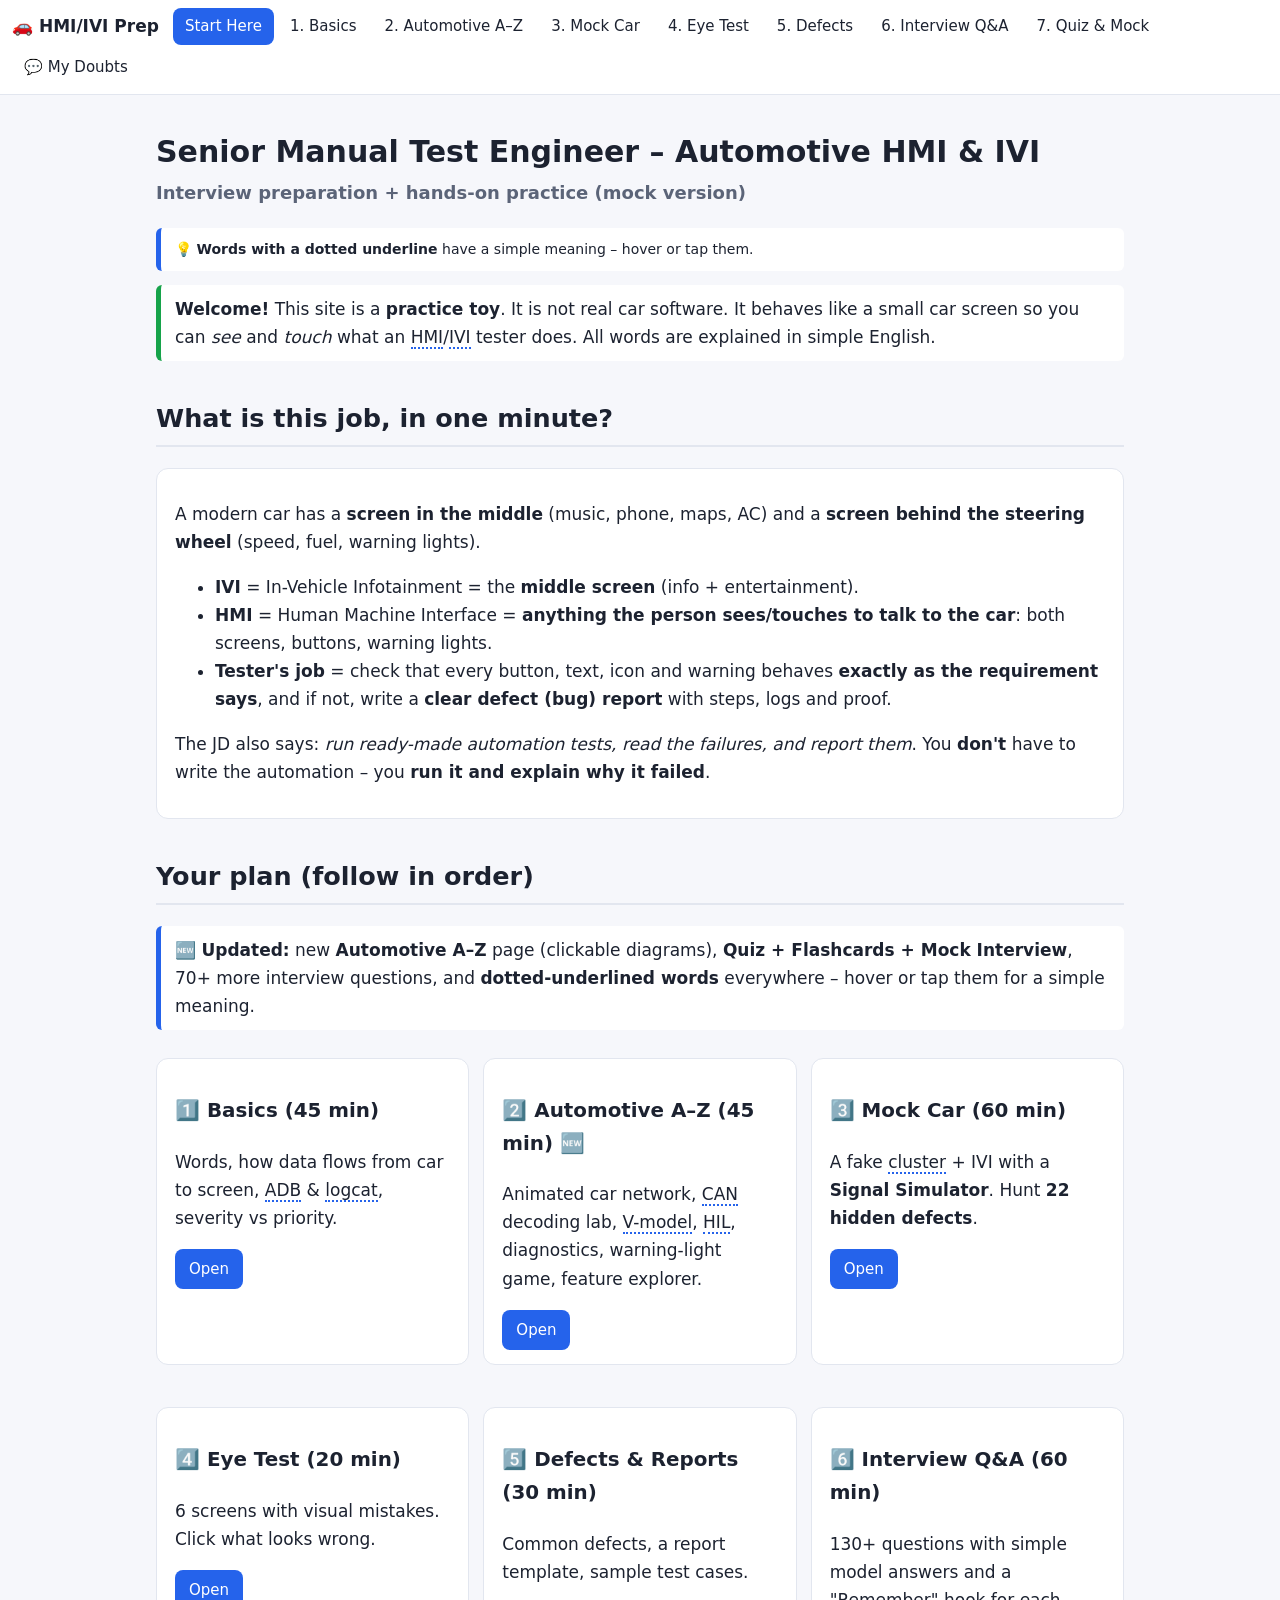
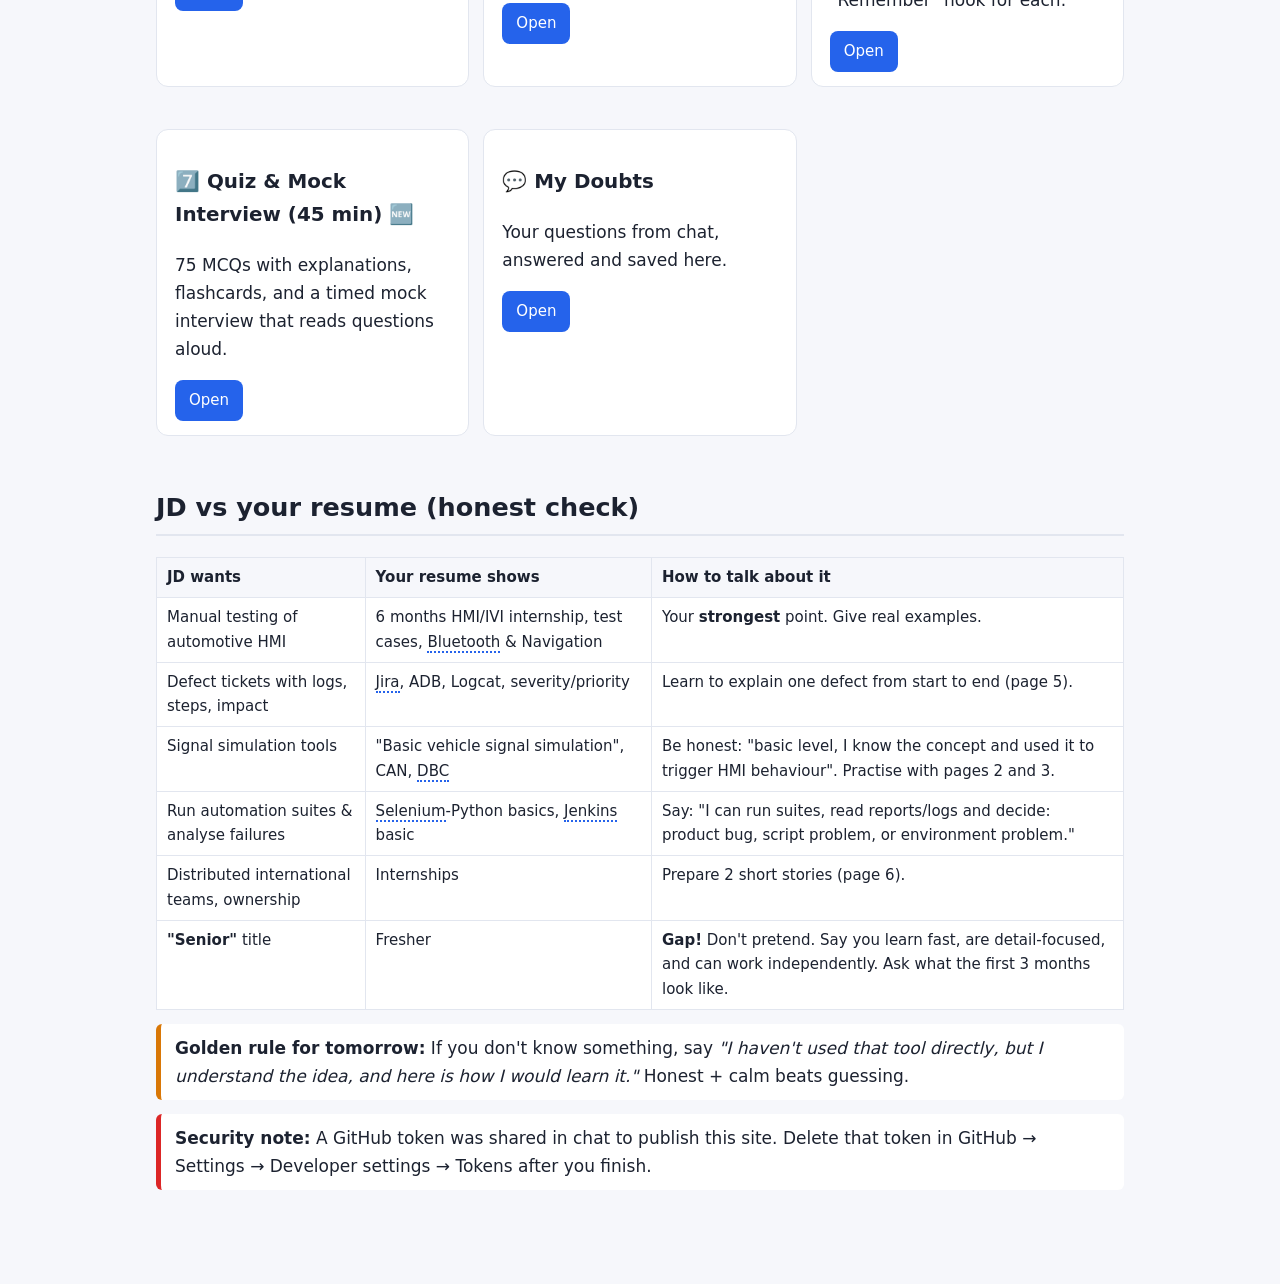
<file: index.html>
<!doctype html><html lang="en"><head><meta charset="utf-8"><meta name="viewport" content="width=device-width,initial-scale=1"><title>HMI &amp; IVI Testing Practice</title><link rel="stylesheet" href="style.css"></head><body>
<main>
<h1>Senior Manual Test Engineer – Automotive HMI &amp; IVI<br><small style="font-size:18px;color:var(--muted)">Interview preparation + hands-on practice (mock version)</small></h1>
<div class="tip good"><b>Welcome!</b> This site is a <b>practice toy</b>. It is not real car software. It behaves like a small car screen so you can <i>see</i> and <i>touch</i> what an HMI/IVI tester does. All words are explained in simple English.</div>

<h2>What is this job, in one minute?</h2>
<div class="card">
<p>A modern car has a <b>screen in the middle</b> (music, phone, maps, AC) and a <b>screen behind the steering wheel</b> (speed, fuel, warning lights).</p>
<ul>
<li><b>IVI</b> = In-Vehicle Infotainment = the <b>middle screen</b> (info + entertainment).</li>
<li><b>HMI</b> = Human Machine Interface = <b>anything the person sees/touches to talk to the car</b>: both screens, buttons, warning lights.</li>
<li><b>Tester's job</b> = check that every button, text, icon and warning behaves <b>exactly as the requirement says</b>, and if not, write a <b>clear defect (bug) report</b> with steps, logs and proof.</li>
</ul>
<p>The JD also says: <i>run ready-made automation tests, read the failures, and report them</i>. You <b>don't</b> have to write the automation – you <b>run it and explain why it failed</b>.</p>
</div>

<h2>Your plan (follow in order)</h2>
<div class="tip">🆕 <b>Updated:</b> new <b>Automotive A–Z</b> page (clickable diagrams), <b>Quiz + Flashcards + Mock Interview</b>, 70+ more interview questions, and <b>dotted-underlined words</b> everywhere – hover or tap them for a simple meaning.</div>
<div class="grid">
<div class="card"><h3>1️⃣ Basics (45 min)</h3><p>Words, how data flows from car to screen, ADB &amp; logcat, severity vs priority.</p><a class="btn" href="learn.html">Open</a></div>
<div class="card"><h3>2️⃣ Automotive A–Z (45 min) 🆕</h3><p>Animated car network, CAN decoding lab, V-model, HIL, diagnostics, warning-light game, feature explorer.</p><a class="btn" href="automotive.html">Open</a></div>
<div class="card"><h3>3️⃣ Mock Car (60 min)</h3><p>A fake cluster + IVI with a <b>Signal Simulator</b>. Hunt <b>22 hidden defects</b>.</p><a class="btn" href="simulator.html">Open</a></div>
<div class="card"><h3>4️⃣ Eye Test (20 min)</h3><p>6 screens with visual mistakes. Click what looks wrong.</p><a class="btn" href="eyetest.html">Open</a></div>
<div class="card"><h3>5️⃣ Defects &amp; Reports (30 min)</h3><p>Common defects, a report template, sample test cases.</p><a class="btn" href="defects.html">Open</a></div>
<div class="card"><h3>6️⃣ Interview Q&amp;A (60 min)</h3><p>130+ questions with simple model answers and a "Remember" hook for each.</p><a class="btn" href="interview.html">Open</a></div>
<div class="card"><h3>7️⃣ Quiz &amp; Mock Interview (45 min) 🆕</h3><p>75 MCQs with explanations, flashcards, and a timed mock interview that reads questions aloud.</p><a class="btn" href="quiz.html">Open</a></div>
<div class="card"><h3>💬 My Doubts</h3><p>Your questions from chat, answered and saved here.</p><a class="btn" href="doubts.html">Open</a></div>
</div>

<h2>JD vs your resume (honest check)</h2>
<table><tr><th>JD wants</th><th>Your resume shows</th><th>How to talk about it</th></tr>
<tr><td>Manual testing of automotive HMI</td><td>6 months HMI/IVI internship, test cases, Bluetooth &amp; Navigation</td><td>Your <b>strongest</b> point. Give real examples.</td></tr>
<tr><td>Defect tickets with logs, steps, impact</td><td>Jira, ADB, Logcat, severity/priority</td><td>Learn to explain one defect from start to end (page 5).</td></tr>
<tr><td>Signal simulation tools</td><td>"Basic vehicle signal simulation", CAN, DBC</td><td>Be honest: "basic level, I know the concept and used it to trigger HMI behaviour". Practise with pages 2 and 3.</td></tr>
<tr><td>Run automation suites &amp; analyse failures</td><td>Selenium-Python basics, Jenkins basic</td><td>Say: "I can run suites, read reports/logs and decide: product bug, script problem, or environment problem."</td></tr>
<tr><td>Distributed international teams, ownership</td><td>Internships</td><td>Prepare 2 short stories (page 6).</td></tr>
<tr><td><b>"Senior"</b> title</td><td>Fresher</td><td class="warn"><b>Gap!</b> Don't pretend. Say you learn fast, are detail-focused, and can work independently. Ask what the first 3 months look like.</td></tr>
</table>

<div class="tip warn"><b>Golden rule for tomorrow:</b> If you don't know something, say <i>"I haven't used that tool directly, but I understand the idea, and here is how I would learn it."</i> Honest + calm beats guessing.</div>
<div class="tip bad"><b>Security note:</b> A GitHub token was shared in chat to publish this site. Delete that token in GitHub → Settings → Developer settings → Tokens after you finish.</div>
</main><script src="nav.js"></script></body></html>
</file>
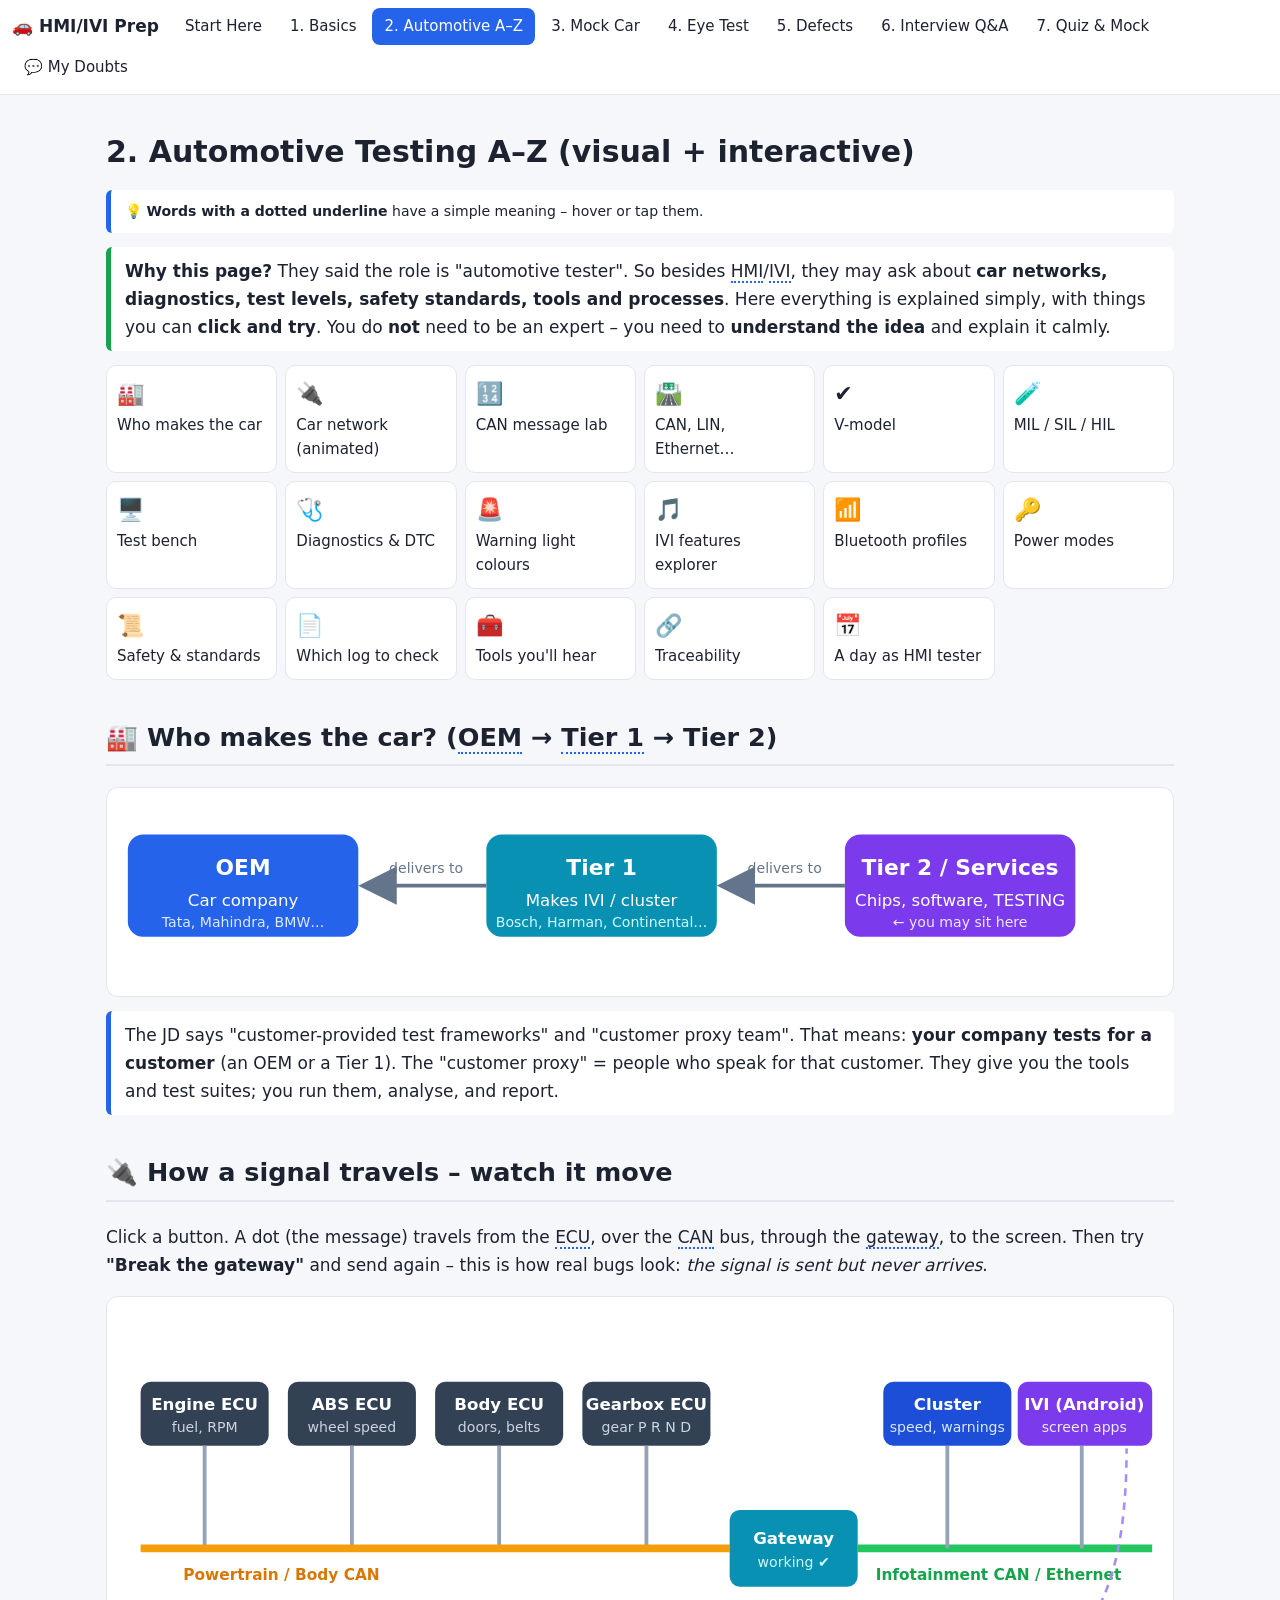
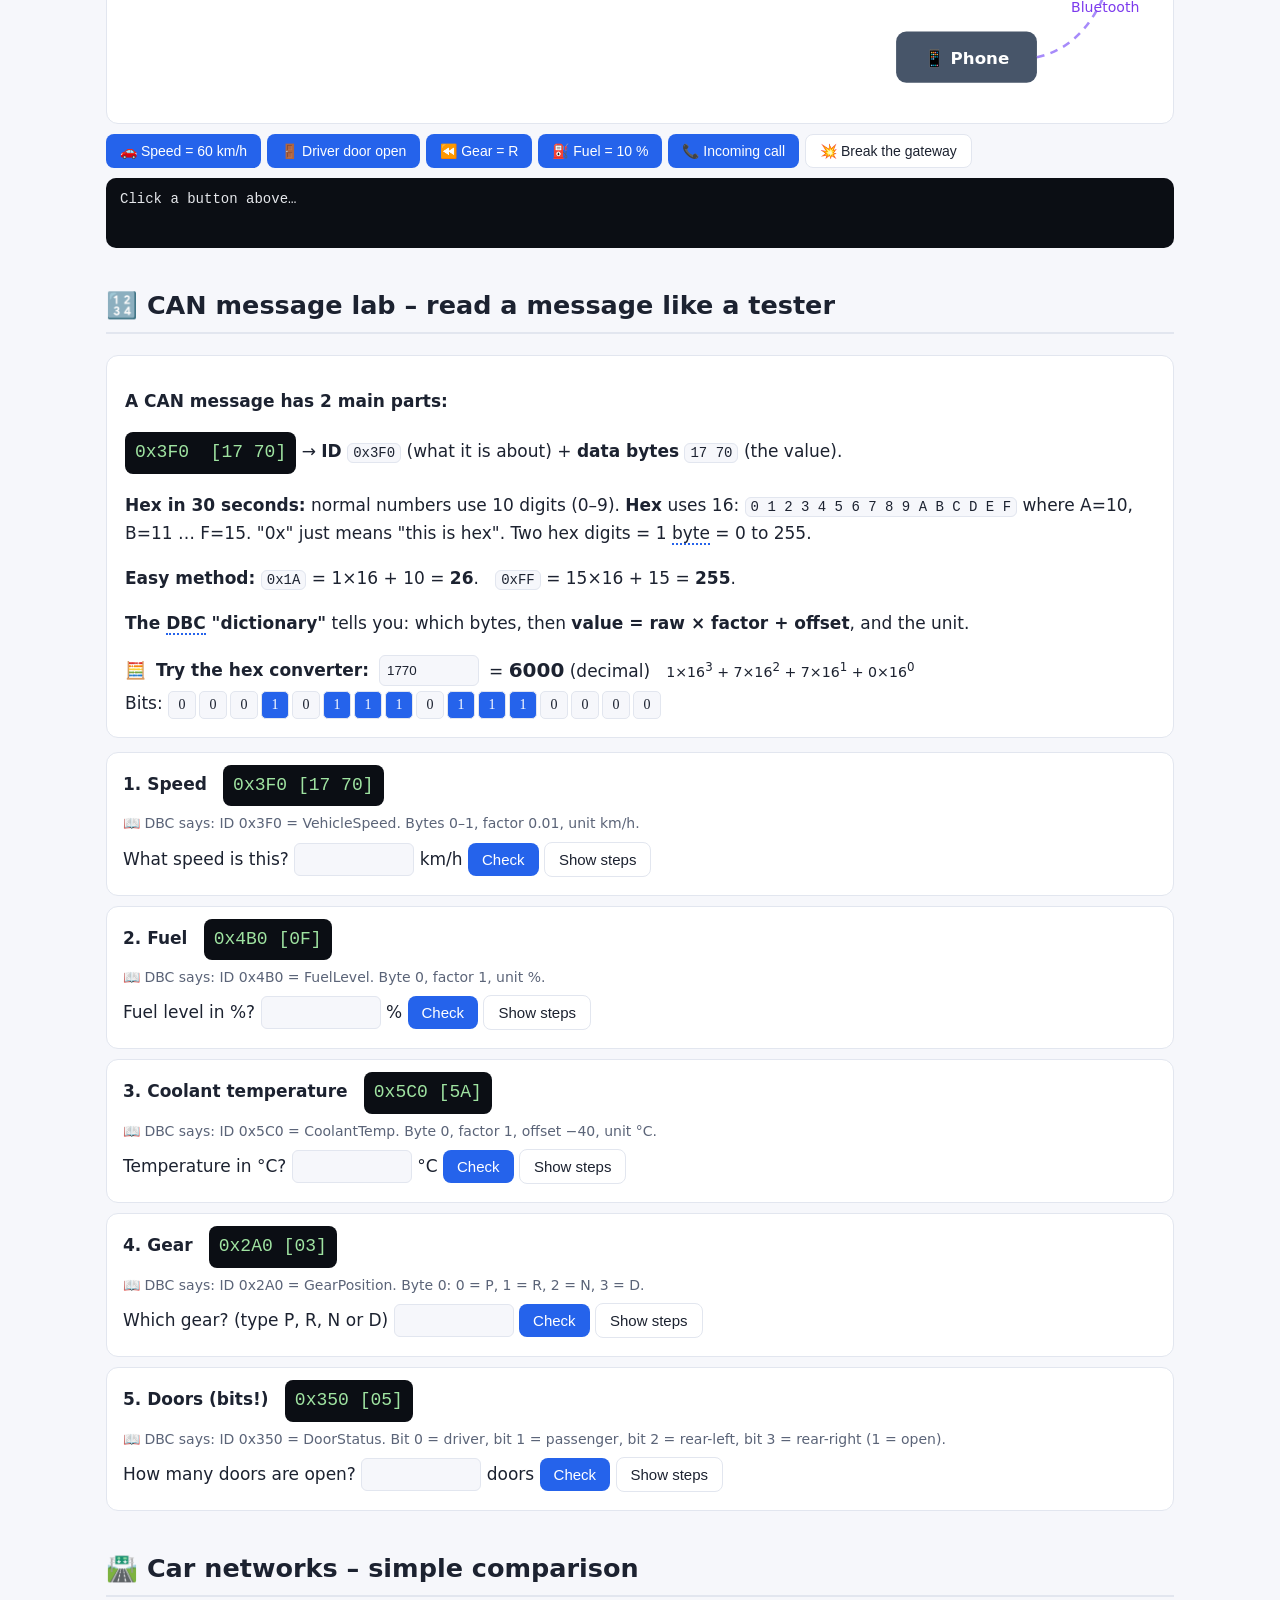
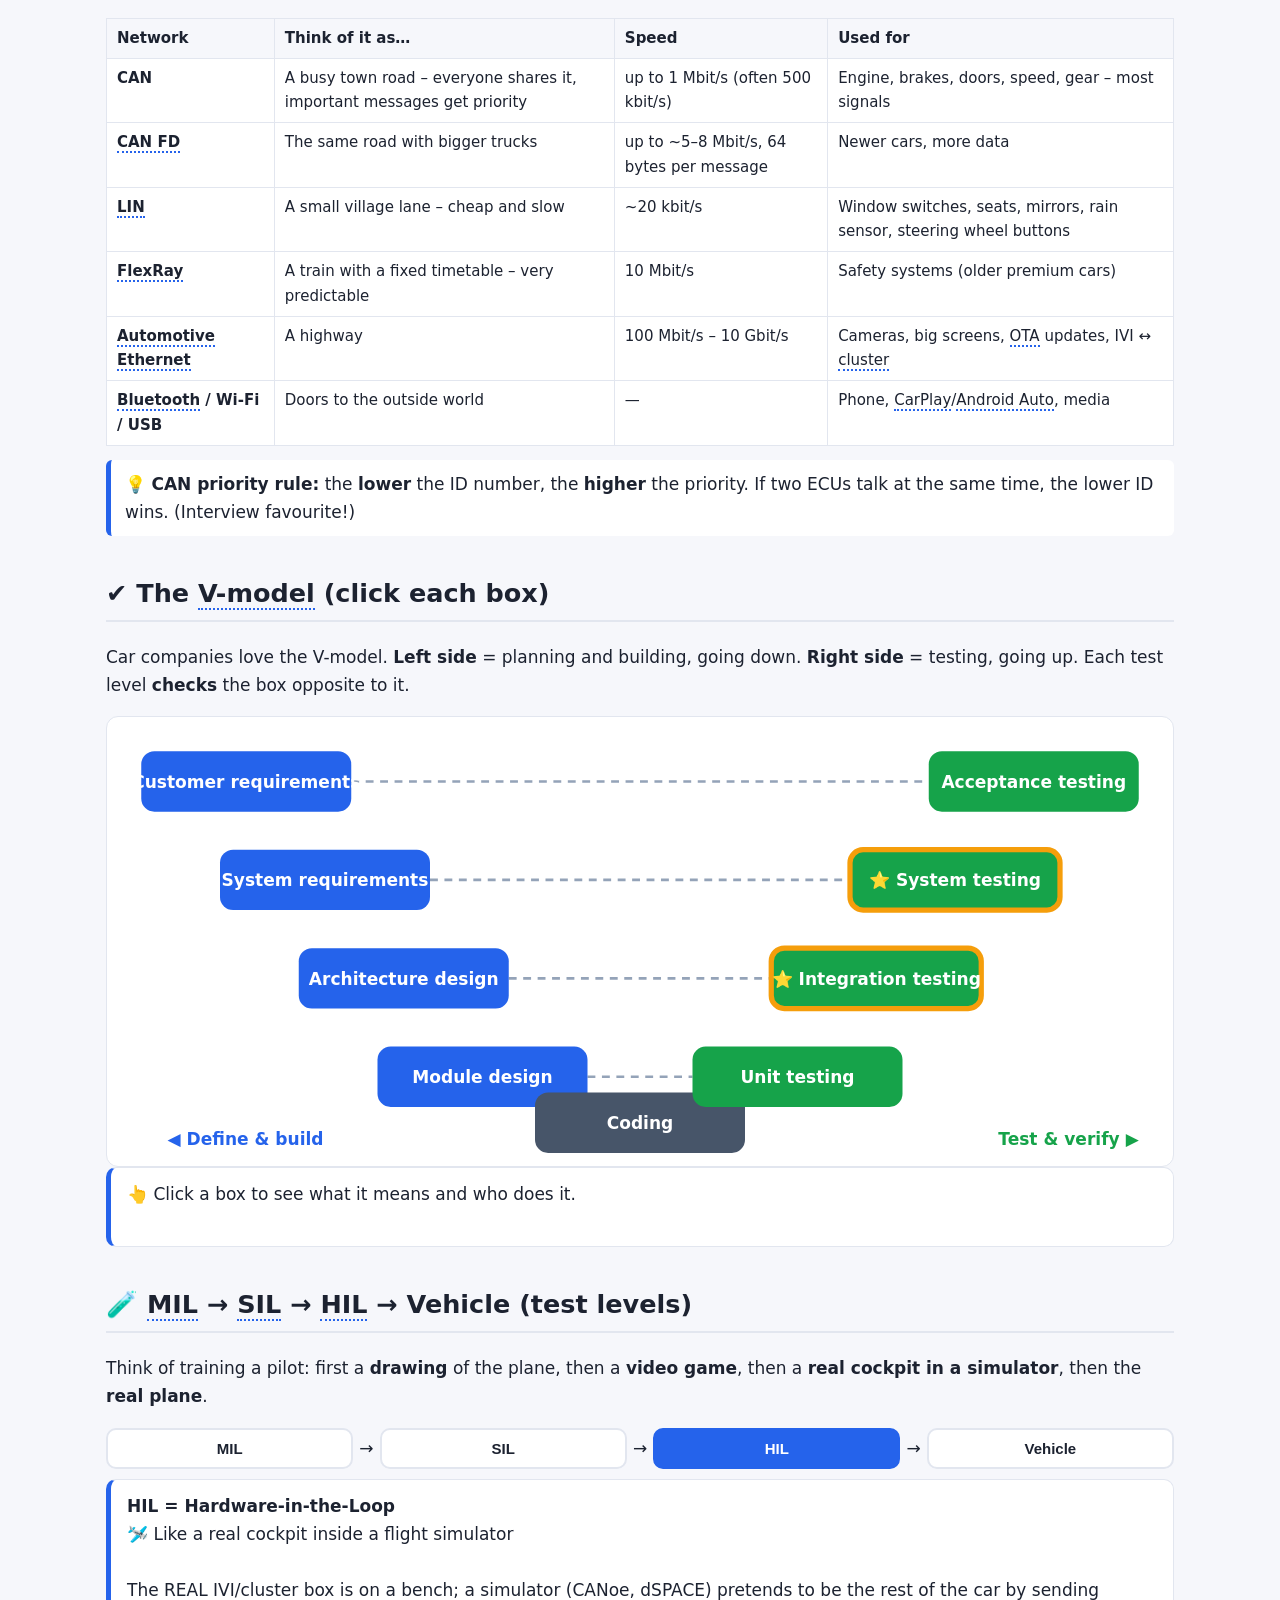
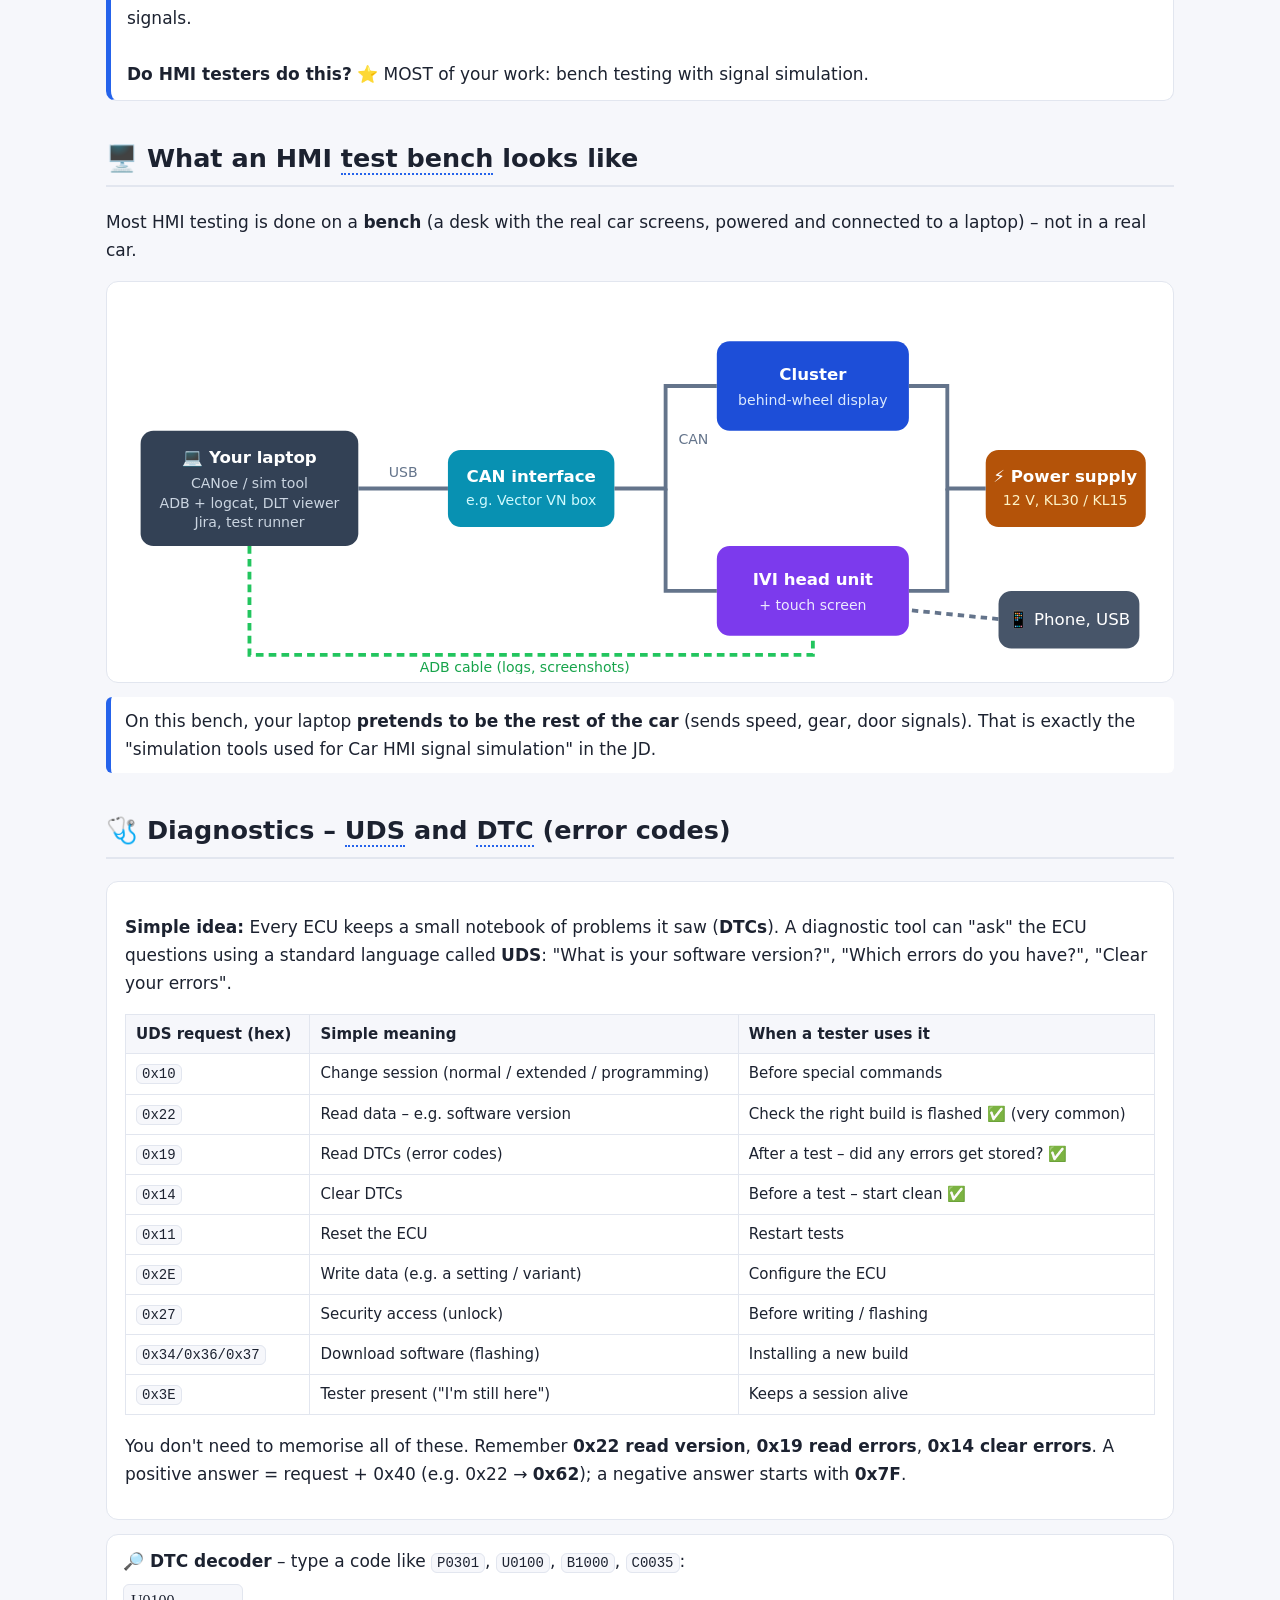
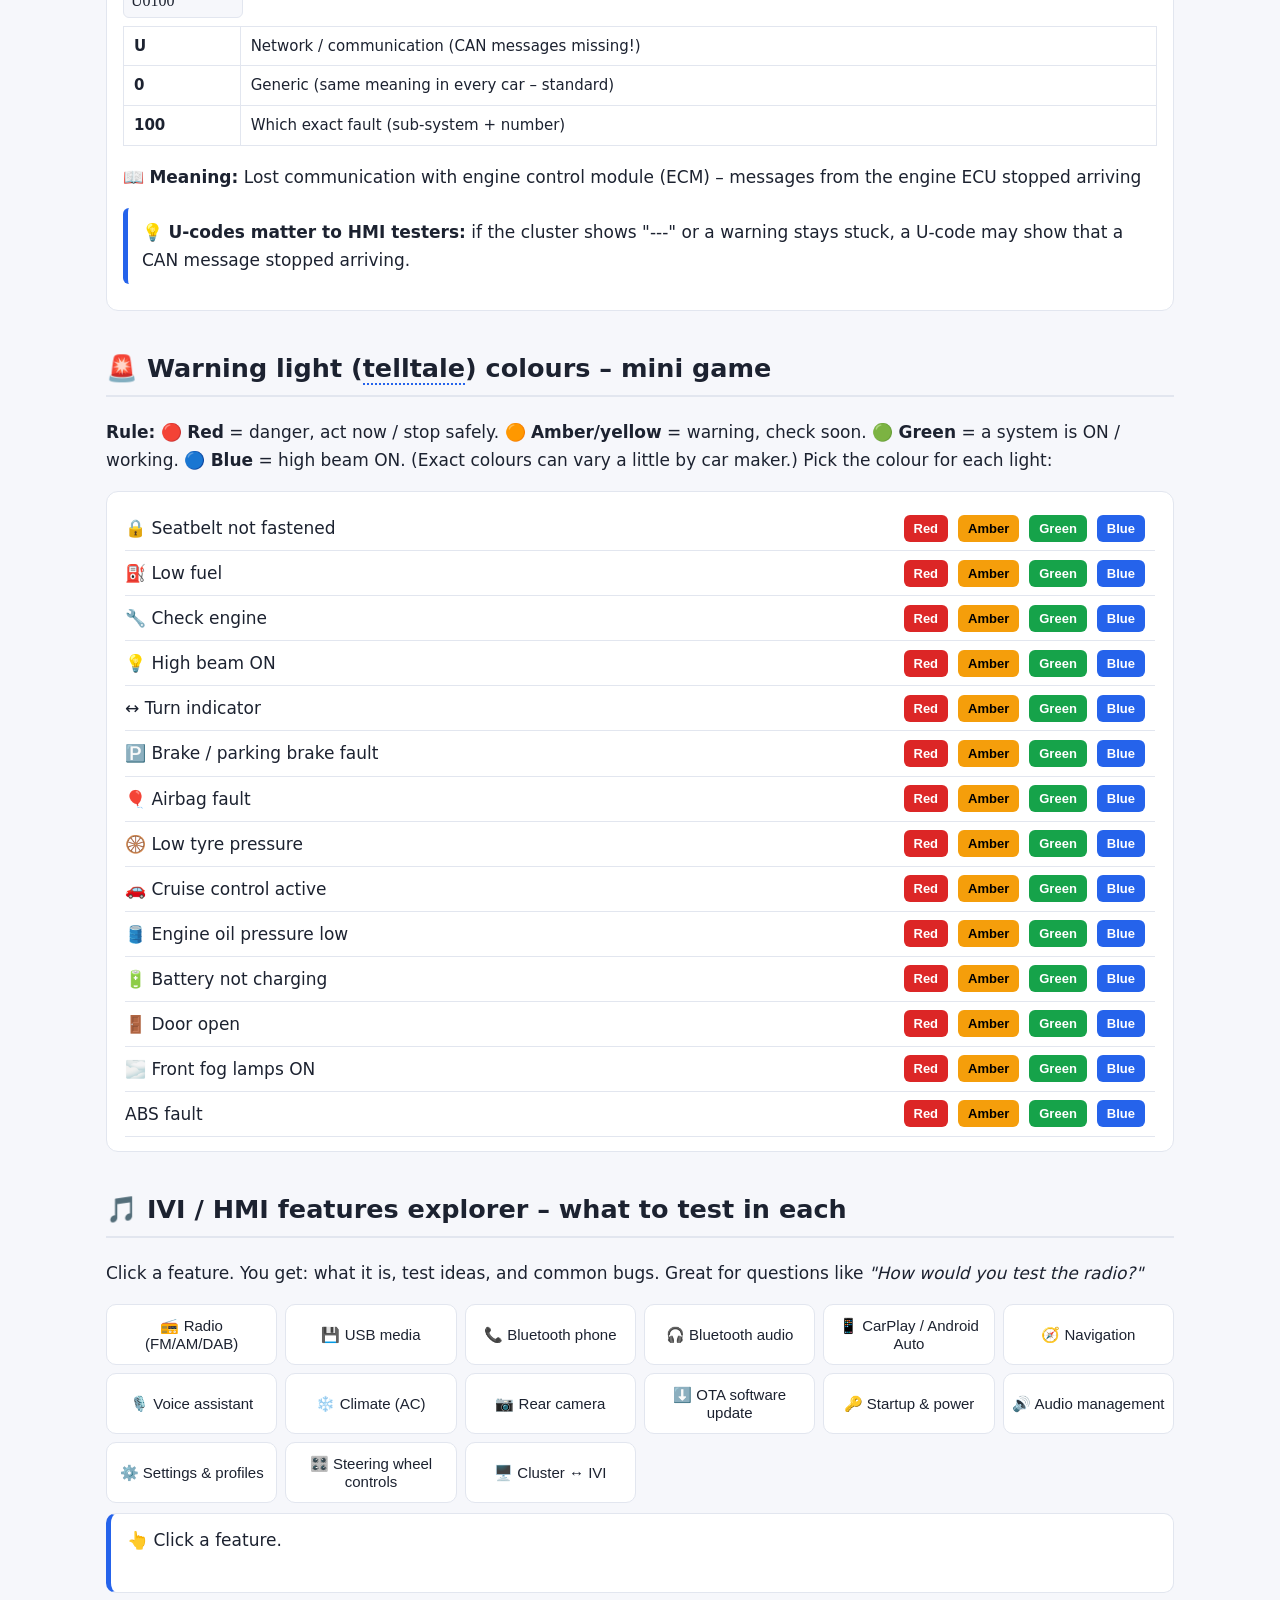
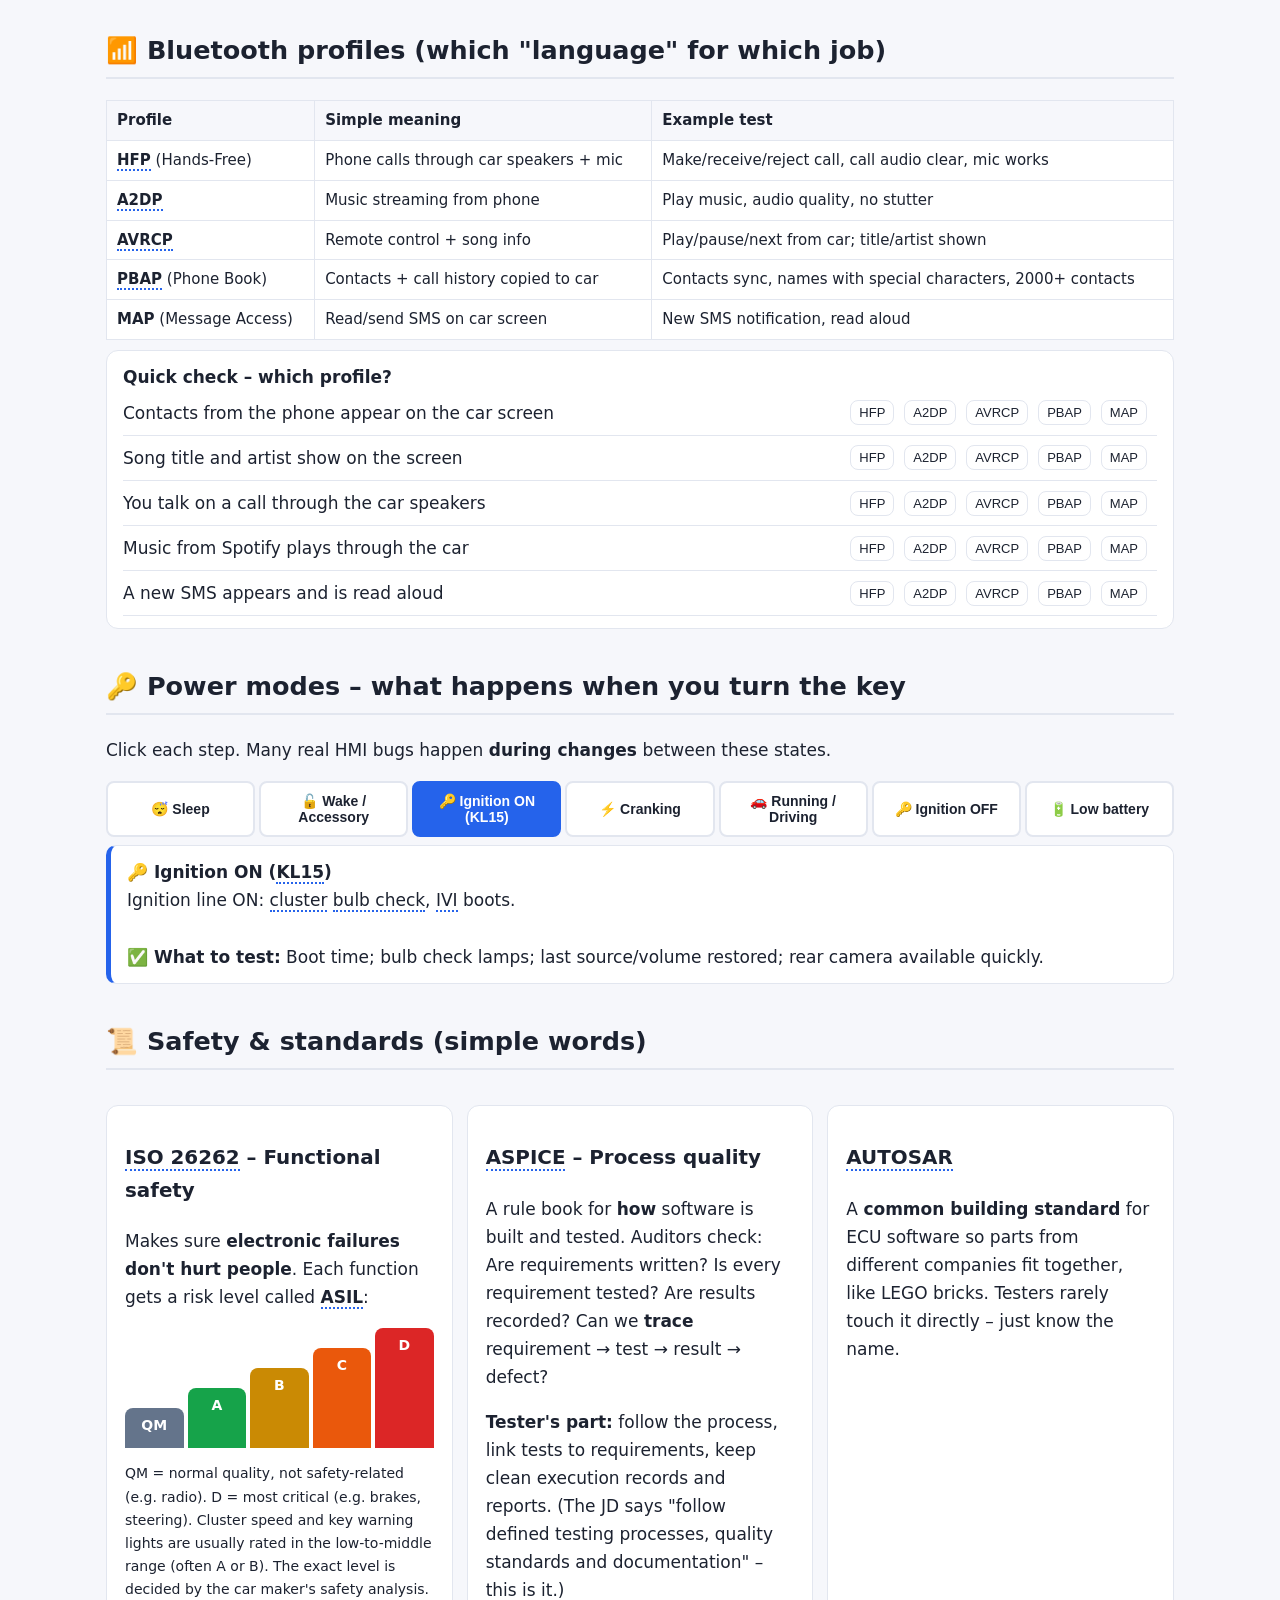
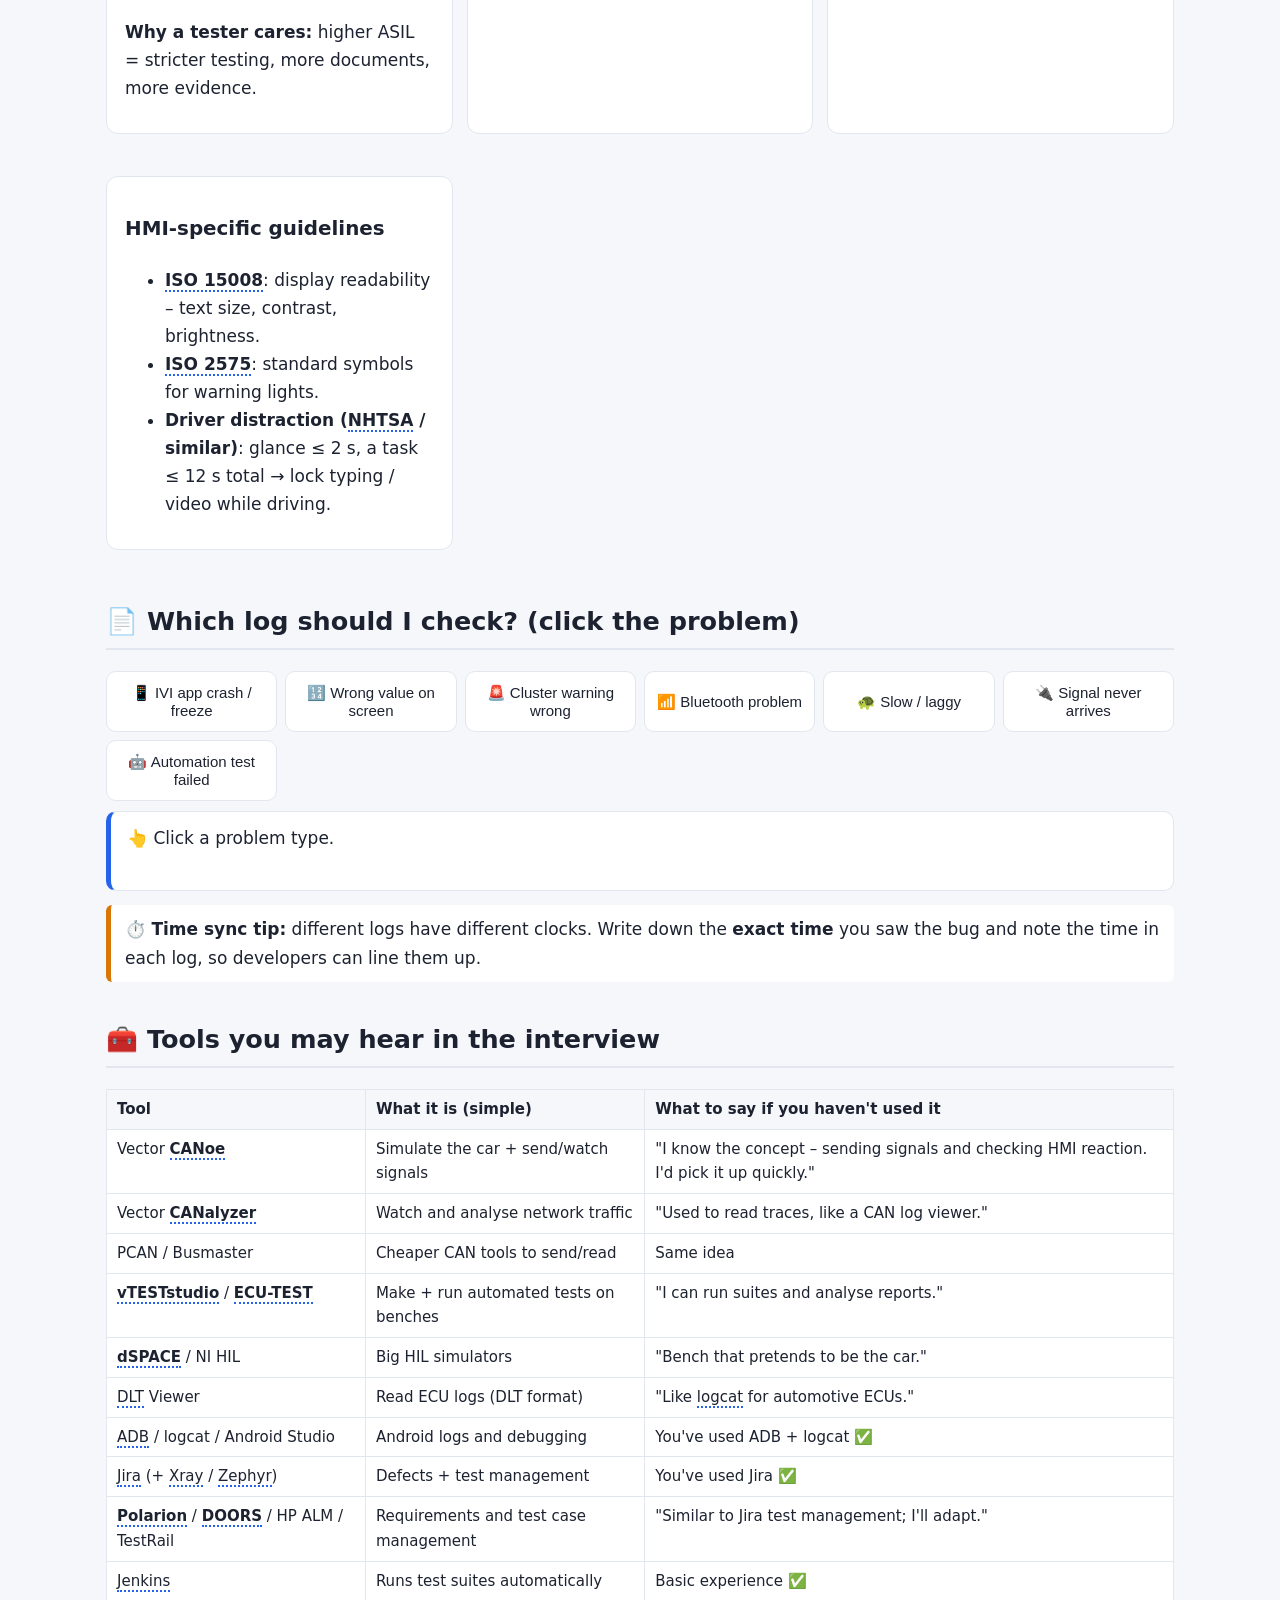
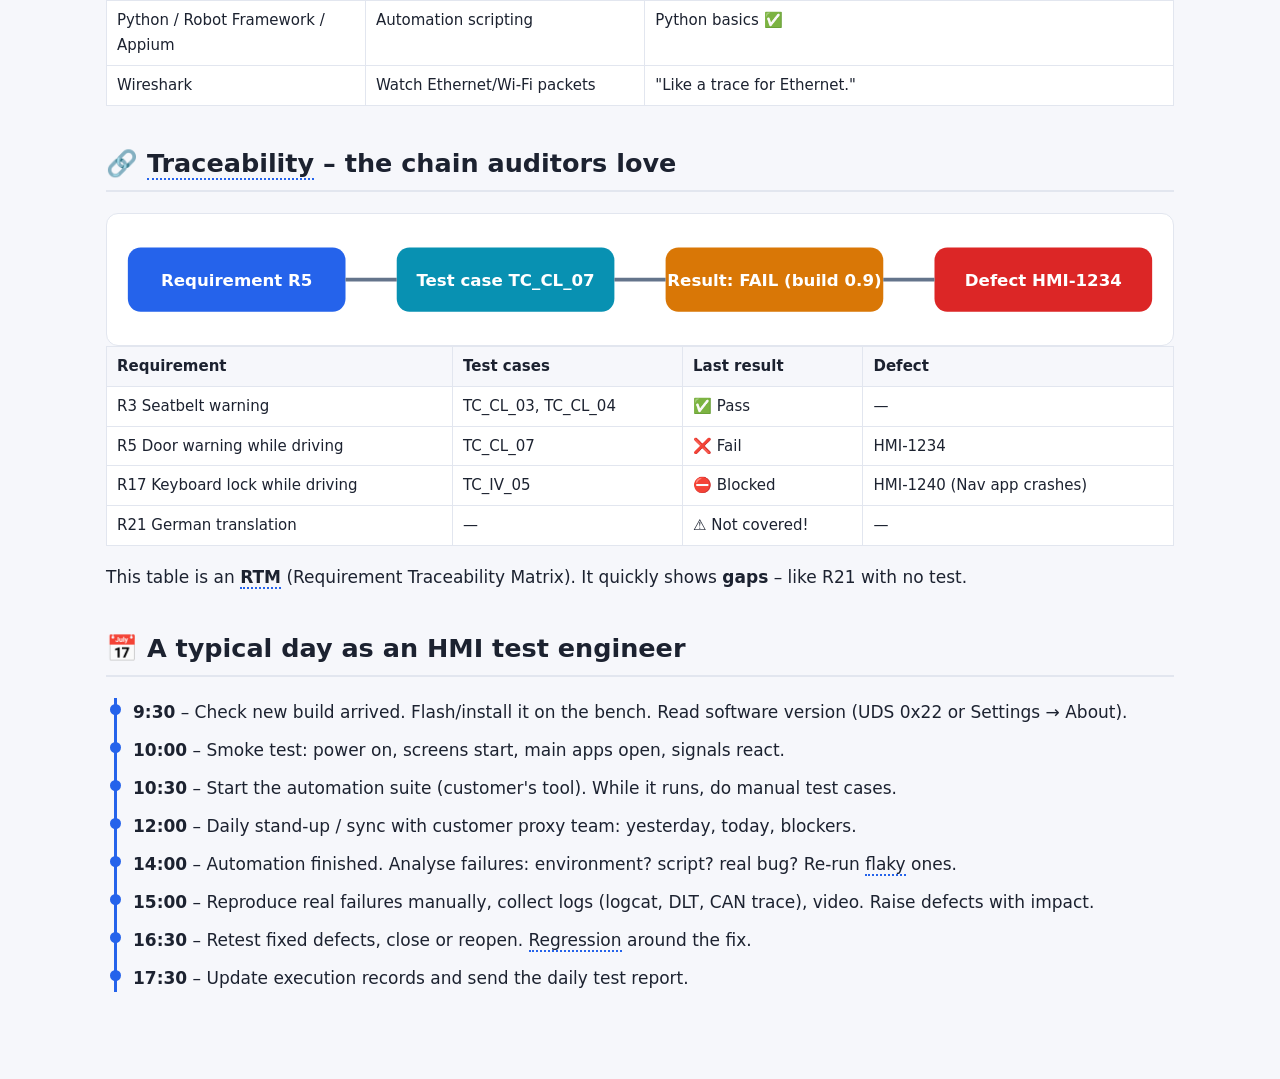
<file: automotive.html>
<!doctype html><html lang="en"><head><meta charset="utf-8"><meta name="viewport" content="width=device-width,initial-scale=1"><title>Automotive A to Z</title><link rel="stylesheet" href="style.css">
<style>
main{max-width:1100px}
.toc{display:grid;grid-template-columns:repeat(auto-fit,minmax(170px,1fr));gap:8px}
.toc a{display:block;background:var(--card);border:1px solid var(--line);border-radius:10px;padding:10px;text-decoration:none;color:var(--ink);font-size:15px}
.toc a:hover{border-color:var(--brand)}
.toc a b{display:block;font-size:22px}
svg text{font-family:system-ui,Segoe UI,sans-serif}
.svgwrap{background:var(--card);border:1px solid var(--line);border-radius:12px;padding:8px;overflow-x:auto}
.svgwrap svg{min-width:640px;width:100%;height:auto;display:block}
.ctl{display:flex;flex-wrap:wrap;gap:6px;margin:10px 0}
.ctl button{font-size:14px}
.result{background:#0b0e14;color:#e5e7eb;border-radius:10px;padding:10px 14px;font-family:Consolas,monospace;font-size:14px;min-height:70px;white-space:pre-wrap}
.ok{color:var(--ok);font-weight:700}.no{color:var(--bad);font-weight:700}
.ex{background:var(--card);border:1px solid var(--line);border-radius:12px;padding:12px 16px;margin:10px 0}
.ex input[type=text]{padding:7px;border-radius:6px;border:1px solid var(--line);width:120px;font-size:15px;background:var(--bg);color:var(--ink)}
.frame{font-family:Consolas,monospace;font-size:18px;background:#0b0e14;color:#9fe3a1;padding:6px 10px;border-radius:8px;display:inline-block}
.bits{display:inline-flex;gap:3px;margin:4px 0}.bits span{width:28px;height:28px;display:flex;align-items:center;justify-content:center;border-radius:5px;background:var(--bg);border:1px solid var(--line);font-family:Consolas;font-size:14px}.bits span.on{background:var(--brand);color:#fff}
.step{display:flex;gap:6px;flex-wrap:wrap;margin:10px 0}.step button{flex:1;min-width:120px;padding:10px;border-radius:10px;border:2px solid var(--line);background:var(--card);color:var(--ink);cursor:pointer;font-size:15px;font-weight:600}
.step button.on{border-color:var(--brand);background:var(--brand);color:#fff}
.panel{background:var(--card);border:1px solid var(--line);border-left:5px solid var(--brand);border-radius:10px;padding:12px 16px;min-height:80px}
.cards{display:grid;grid-template-columns:repeat(auto-fit,minmax(150px,1fr));gap:8px}
.cards button{padding:12px 8px;border-radius:10px;border:1px solid var(--line);background:var(--card);color:var(--ink);cursor:pointer;font-size:15px;text-align:center}
.cards button.on{background:var(--brand);color:#fff;border-color:var(--brand)}
.tt{display:flex;align-items:center;gap:10px;padding:8px 0;border-bottom:1px solid var(--line);flex-wrap:wrap}
.tt .nm{flex:1;min-width:160px}
.cb{border:0;border-radius:6px;padding:6px 10px;cursor:pointer;font-weight:700;font-size:13px}
.c-red{background:#dc2626;color:#fff}.c-amb{background:#f59e0b;color:#000}.c-grn{background:#16a34a;color:#fff}.c-blu{background:#2563eb;color:#fff}
.ladder{display:flex;gap:4px;align-items:flex-end;margin:10px 0}.ladder div{flex:1;text-align:center;border-radius:8px 8px 0 0;color:#fff;font-weight:700;padding:6px 2px;font-size:14px}
.timeline{display:flex;gap:4px;flex-wrap:wrap}.timeline button{flex:1;min-width:110px;padding:10px 6px;border:0;border-radius:8px;cursor:pointer;font-weight:600;font-size:14px;background:var(--card);color:var(--ink);border:2px solid var(--line)}
.timeline button.on{background:var(--brand);color:#fff;border-color:var(--brand)}
.day{border-left:3px solid var(--brand);padding-left:16px;margin-left:8px}.day div{position:relative;margin:10px 0}.day div:before{content:"";position:absolute;left:-23px;top:6px;width:11px;height:11px;border-radius:50%;background:var(--brand)}
</style></head><body><main>
<h1>2. Automotive Testing A–Z (visual + interactive)</h1>
<div class="tip good"><b>Why this page?</b> They said the role is "automotive tester". So besides HMI/IVI, they may ask about <b>car networks, diagnostics, test levels, safety standards, tools and processes</b>. Here everything is explained simply, with things you can <b>click and try</b>. You do <b>not</b> need to be an expert – you need to <b>understand the idea</b> and explain it calmly.</div>

<div class="toc">
<a href="#chain"><b>🏭</b>Who makes the car</a>
<a href="#net"><b>🔌</b>Car network (animated)</a>
<a href="#canlab"><b>🔢</b>CAN message lab</a>
<a href="#buses"><b>🛣️</b>CAN, LIN, Ethernet…</a>
<a href="#vmodel"><b>✔️</b>V-model</a>
<a href="#levels"><b>🧪</b>MIL / SIL / HIL</a>
<a href="#bench"><b>🖥️</b>Test bench</a>
<a href="#diag"><b>🩺</b>Diagnostics &amp; DTC</a>
<a href="#tell"><b>🚨</b>Warning light colours</a>
<a href="#feat"><b>🎵</b>IVI features explorer</a>
<a href="#bt"><b>📶</b>Bluetooth profiles</a>
<a href="#power"><b>🔑</b>Power modes</a>
<a href="#std"><b>📜</b>Safety &amp; standards</a>
<a href="#logs"><b>📄</b>Which log to check</a>
<a href="#tools"><b>🧰</b>Tools you'll hear</a>
<a href="#rtm"><b>🔗</b>Traceability</a>
<a href="#dayin"><b>📅</b>A day as HMI tester</a>
</div>

<!-- ============ CHAIN ============ -->
<h2 id="chain">🏭 Who makes the car? (OEM → Tier 1 → Tier 2)</h2>
<div class="svgwrap"><svg viewBox="0 0 820 150">
<defs><marker id="ar" markerWidth="10" markerHeight="10" refX="8" refY="5" orient="auto"><path d="M0,0 L10,5 L0,10z" fill="#64748b"/></marker></defs>
<rect x="10" y="30" width="180" height="80" rx="12" fill="#2563eb"/><text x="100" y="62" fill="#fff" text-anchor="middle" font-weight="700" font-size="17">OEM</text><text x="100" y="86" fill="#fff" text-anchor="middle" font-size="13">Car company</text><text x="100" y="102" fill="#dbeafe" text-anchor="middle" font-size="11">Tata, Mahindra, BMW…</text>
<rect x="290" y="30" width="180" height="80" rx="12" fill="#0891b2"/><text x="380" y="62" fill="#fff" text-anchor="middle" font-weight="700" font-size="17">Tier 1</text><text x="380" y="86" fill="#fff" text-anchor="middle" font-size="13">Makes IVI / cluster</text><text x="380" y="102" fill="#cffafe" text-anchor="middle" font-size="11">Bosch, Harman, Continental…</text>
<rect x="570" y="30" width="180" height="80" rx="12" fill="#7c3aed"/><text x="660" y="62" fill="#fff" text-anchor="middle" font-weight="700" font-size="17">Tier 2 / Services</text><text x="660" y="86" fill="#fff" text-anchor="middle" font-size="13">Chips, software, TESTING</text><text x="660" y="102" fill="#ede9fe" text-anchor="middle" font-size="11">← you may sit here</text>
<line x1="290" y1="70" x2="196" y2="70" stroke="#64748b" stroke-width="3" marker-end="url(#ar)"/><line x1="570" y1="70" x2="476" y2="70" stroke="#64748b" stroke-width="3" marker-end="url(#ar)"/>
<text x="243" y="60" text-anchor="middle" font-size="11" fill="#64748b">delivers to</text><text x="523" y="60" text-anchor="middle" font-size="11" fill="#64748b">delivers to</text>
</svg></div>
<div class="tip">The JD says "customer-provided test frameworks" and "customer proxy team". That means: <b>your company tests for a customer</b> (an OEM or a Tier 1). The "customer proxy" = people who speak for that customer. They give you the tools and test suites; you run them, analyse, and report.</div>

<!-- ============ NETWORK ============ -->
<h2 id="net">🔌 How a signal travels – watch it move</h2>
<p>Click a button. A dot (the message) travels from the ECU, over the CAN bus, through the gateway, to the screen. Then try <b>"Break the gateway"</b> and send again – this is how real bugs look: <i>the signal is sent but never arrives</i>.</p>
<div class="svgwrap"><svg id="netsvg" viewBox="0 0 820 320">
<g font-size="13" text-anchor="middle">
<rect x="20" y="60" width="100" height="50" rx="8" fill="#334155"/><text x="70" y="82" fill="#fff" font-weight="700">Engine ECU</text><text x="70" y="99" fill="#cbd5e1" font-size="11">fuel, RPM</text>
<rect x="135" y="60" width="100" height="50" rx="8" fill="#334155"/><text x="185" y="82" fill="#fff" font-weight="700">ABS ECU</text><text x="185" y="99" fill="#cbd5e1" font-size="11">wheel speed</text>
<rect x="250" y="60" width="100" height="50" rx="8" fill="#334155"/><text x="300" y="82" fill="#fff" font-weight="700">Body ECU</text><text x="300" y="99" fill="#cbd5e1" font-size="11">doors, belts</text>
<rect x="365" y="60" width="100" height="50" rx="8" fill="#334155"/><text x="415" y="82" fill="#fff" font-weight="700">Gearbox ECU</text><text x="415" y="99" fill="#cbd5e1" font-size="11">gear P R N D</text>
<g stroke="#94a3b8" stroke-width="3"><line x1="70" y1="110" x2="70" y2="190"/><line x1="185" y1="110" x2="185" y2="190"/><line x1="300" y1="110" x2="300" y2="190"/><line x1="415" y1="110" x2="415" y2="190"/><line x1="20" y1="190" x2="480" y2="190" stroke="#f59e0b" stroke-width="6"/>
<line x1="580" y1="190" x2="810" y2="190" stroke="#22c55e" stroke-width="6"/><line x1="650" y1="110" x2="650" y2="190"/><line x1="755" y1="110" x2="755" y2="190"/></g>
<text x="130" y="215" fill="#d97706" font-weight="700" font-size="12">Powertrain / Body CAN</text>
<text x="690" y="215" fill="#16a34a" font-weight="700" font-size="12">Infotainment CAN / Ethernet</text>
<rect id="gw" x="480" y="160" width="100" height="60" rx="8" fill="#0891b2"/><text x="530" y="187" fill="#fff" font-weight="700">Gateway</text><text id="gwt" x="530" y="205" fill="#cffafe" font-size="11">working ✔</text>
<rect x="600" y="60" width="100" height="50" rx="8" fill="#1d4ed8"/><text x="650" y="82" fill="#fff" font-weight="700">Cluster</text><text x="650" y="99" fill="#dbeafe" font-size="11">speed, warnings</text>
<rect x="705" y="60" width="105" height="50" rx="8" fill="#7c3aed"/><text x="757" y="82" fill="#fff" font-weight="700">IVI (Android)</text><text x="757" y="99" fill="#ede9fe" font-size="11">screen apps</text>
<rect x="610" y="255" width="110" height="40" rx="8" fill="#475569"/><text x="665" y="280" fill="#fff" font-weight="700">📱 Phone</text>
<path d="M720,275 Q790,260 790,112" fill="none" stroke="#a78bfa" stroke-width="2" stroke-dasharray="6 5"/><text x="800" y="240" fill="#7c3aed" font-size="11" text-anchor="end">Bluetooth</text>
</g>
<circle id="dot" r="9" fill="#ef4444" stroke="#fff" stroke-width="2" style="display:none"/><circle id="dot2" r="9" fill="#ef4444" stroke="#fff" stroke-width="2" style="display:none"/>
</svg></div>
<div class="ctl">
<button class="btn" onclick="send('speed')">🚗 Speed = 60 km/h</button>
<button class="btn" onclick="send('door')">🚪 Driver door open</button>
<button class="btn" onclick="send('gear')">⏪ Gear = R</button>
<button class="btn" onclick="send('fuel')">⛽ Fuel = 10 %</button>
<button class="btn" onclick="send('call')">📞 Incoming call</button>
<button class="btn alt" id="gwb" onclick="toggleGw()">💥 Break the gateway</button>
</div>
<div class="result" id="netres">Click a button above…</div>

<!-- ============ CAN LAB ============ -->
<h2 id="canlab">🔢 CAN message lab – read a message like a tester</h2>
<div class="card">
<p><b>A CAN message has 2 main parts:</b></p>
<p><span class="frame">0x3F0 &nbsp;[17 70]</span> → <b>ID</b> <code>0x3F0</code> (what it is about) + <b>data bytes</b> <code>17 70</code> (the value).</p>
<p><b>Hex in 30 seconds:</b> normal numbers use 10 digits (0–9). <b>Hex</b> uses 16: <code>0 1 2 3 4 5 6 7 8 9 A B C D E F</code> where A=10, B=11 … F=15. "0x" just means "this is hex". Two hex digits = 1 byte = 0 to 255.</p>
<p><b>Easy method:</b> <code>0x1A</code> = 1×16 + 10 = <b>26</b>. &nbsp; <code>0xFF</code> = 15×16 + 15 = <b>255</b>.</p>
<p><b>The DBC "dictionary"</b> tells you: which bytes, then <b>value = raw × factor + offset</b>, and the unit.</p>
<div class="row" style="display:flex;gap:10px;flex-wrap:wrap;align-items:center">🧮 <b>Try the hex converter:</b> <input type="text" id="hx" value="1770" style="width:100px;padding:7px;border-radius:6px;border:1px solid var(--line);background:var(--bg);color:var(--ink)" oninput="hexConv()"> <span id="hxo"></span></div>
<div id="hxbits"></div>
</div>
<div id="labs"></div>

<!-- ============ BUSES ============ -->
<h2 id="buses">🛣️ Car networks – simple comparison</h2>
<table>
<tr><th>Network</th><th>Think of it as…</th><th>Speed</th><th>Used for</th></tr>
<tr><td><b>CAN</b></td><td>A busy town road – everyone shares it, important messages get priority</td><td>up to 1 Mbit/s (often 500 kbit/s)</td><td>Engine, brakes, doors, speed, gear – most signals</td></tr>
<tr><td><b>CAN FD</b></td><td>The same road with bigger trucks</td><td>up to ~5–8 Mbit/s, 64 bytes per message</td><td>Newer cars, more data</td></tr>
<tr><td><b>LIN</b></td><td>A small village lane – cheap and slow</td><td>~20 kbit/s</td><td>Window switches, seats, mirrors, rain sensor, steering wheel buttons</td></tr>
<tr><td><b>FlexRay</b></td><td>A train with a fixed timetable – very predictable</td><td>10 Mbit/s</td><td>Safety systems (older premium cars)</td></tr>
<tr><td><b>Automotive Ethernet</b></td><td>A highway</td><td>100 Mbit/s – 10 Gbit/s</td><td>Cameras, big screens, OTA updates, IVI ↔ cluster</td></tr>
<tr><td><b>Bluetooth / Wi-Fi / USB</b></td><td>Doors to the outside world</td><td>—</td><td>Phone, CarPlay/Android Auto, media</td></tr>
</table>
<div class="tip">💡 <b>CAN priority rule:</b> the <b>lower</b> the ID number, the <b>higher</b> the priority. If two ECUs talk at the same time, the lower ID wins. (Interview favourite!)</div>

<!-- ============ V MODEL ============ -->
<h2 id="vmodel">✔️ The V-model (click each box)</h2>
<p>Car companies love the V-model. <b>Left side</b> = planning and building, going down. <b>Right side</b> = testing, going up. Each test level <b>checks</b> the box opposite to it.</p>
<div class="svgwrap"><svg id="vsvg" viewBox="0 0 800 330" style="cursor:pointer"></svg></div>
<div class="panel" id="vinfo">👆 Click a box to see what it means and who does it.</div>

<!-- ============ LEVELS ============ -->
<h2 id="levels">🧪 MIL → SIL → HIL → Vehicle (test levels)</h2>
<p>Think of training a pilot: first a <b>drawing</b> of the plane, then a <b>video game</b>, then a <b>real cockpit in a simulator</b>, then the <b>real plane</b>.</p>
<div class="step" id="lvl"></div>
<div class="panel" id="lvlinfo"></div>

<!-- ============ BENCH ============ -->
<h2 id="bench">🖥️ What an HMI test bench looks like</h2>
<p>Most HMI testing is done on a <b>bench</b> (a desk with the real car screens, powered and connected to a laptop) – not in a real car.</p>
<div class="svgwrap"><svg viewBox="0 0 820 300">
<g font-size="13" text-anchor="middle">
<rect x="20" y="110" width="170" height="90" rx="10" fill="#334155"/><text x="105" y="135" fill="#fff" font-weight="700">💻 Your laptop</text><text x="105" y="155" fill="#cbd5e1" font-size="11">CANoe / sim tool</text><text x="105" y="170" fill="#cbd5e1" font-size="11">ADB + logcat, DLT viewer</text><text x="105" y="185" fill="#cbd5e1" font-size="11">Jira, test runner</text>
<rect x="260" y="125" width="130" height="60" rx="10" fill="#0891b2"/><text x="325" y="150" fill="#fff" font-weight="700">CAN interface</text><text x="325" y="168" fill="#cffafe" font-size="11">e.g. Vector VN box</text>
<rect x="470" y="40" width="150" height="70" rx="10" fill="#1d4ed8"/><text x="545" y="70" fill="#fff" font-weight="700">Cluster</text><text x="545" y="90" fill="#dbeafe" font-size="11">behind-wheel display</text>
<rect x="470" y="200" width="150" height="70" rx="10" fill="#7c3aed"/><text x="545" y="230" fill="#fff" font-weight="700">IVI head unit</text><text x="545" y="250" fill="#ede9fe" font-size="11">+ touch screen</text>
<rect x="680" y="125" width="125" height="60" rx="10" fill="#b45309"/><text x="742" y="150" fill="#fff" font-weight="700">⚡ Power supply</text><text x="742" y="168" fill="#fef3c7" font-size="11">12 V, KL30 / KL15</text>
<rect x="690" y="235" width="110" height="45" rx="10" fill="#475569"/><text x="745" y="262" fill="#fff">📱 Phone, USB</text>
<g stroke="#64748b" stroke-width="3" fill="none"><line x1="190" y1="155" x2="260" y2="155"/><path d="M390,155 H430 V75 H470"/><path d="M430,155 V235 H470"/><path d="M680,155 H650 V75 H620"/><path d="M650,155 V235 H620"/><line x1="690" y1="257" x2="620" y2="250" stroke-dasharray="5 4"/>
<path d="M105,200 V285 H545 V270" stroke="#22c55e" stroke-dasharray="6 4"/></g>
<text x="225" y="146" font-size="11" fill="#64748b">USB</text><text x="440" y="120" font-size="11" fill="#64748b" text-anchor="start">CAN</text><text x="320" y="298" font-size="11" fill="#16a34a">ADB cable (logs, screenshots)</text>
</g></svg></div>
<div class="tip">On this bench, your laptop <b>pretends to be the rest of the car</b> (sends speed, gear, door signals). That is exactly the "simulation tools used for Car HMI signal simulation" in the JD.</div>

<!-- ============ DIAG ============ -->
<h2 id="diag">🩺 Diagnostics – UDS and DTC (error codes)</h2>
<div class="card">
<p><b>Simple idea:</b> Every ECU keeps a small notebook of problems it saw (<b>DTCs</b>). A diagnostic tool can "ask" the ECU questions using a standard language called <b>UDS</b>: "What is your software version?", "Which errors do you have?", "Clear your errors".</p>
<table><tr><th>UDS request (hex)</th><th>Simple meaning</th><th>When a tester uses it</th></tr>
<tr><td><code>0x10</code></td><td>Change session (normal / extended / programming)</td><td>Before special commands</td></tr>
<tr><td><code>0x22</code></td><td>Read data – e.g. software version</td><td>Check the right build is flashed ✅ (very common)</td></tr>
<tr><td><code>0x19</code></td><td>Read DTCs (error codes)</td><td>After a test – did any errors get stored? ✅</td></tr>
<tr><td><code>0x14</code></td><td>Clear DTCs</td><td>Before a test – start clean ✅</td></tr>
<tr><td><code>0x11</code></td><td>Reset the ECU</td><td>Restart tests</td></tr>
<tr><td><code>0x2E</code></td><td>Write data (e.g. a setting / variant)</td><td>Configure the ECU</td></tr>
<tr><td><code>0x27</code></td><td>Security access (unlock)</td><td>Before writing / flashing</td></tr>
<tr><td><code>0x34/0x36/0x37</code></td><td>Download software (flashing)</td><td>Installing a new build</td></tr>
<tr><td><code>0x3E</code></td><td>Tester present ("I'm still here")</td><td>Keeps a session alive</td></tr></table>
<p>You don't need to memorise all of these. Remember <b>0x22 read version</b>, <b>0x19 read errors</b>, <b>0x14 clear errors</b>. A positive answer = request + 0x40 (e.g. 0x22 → <b>0x62</b>); a negative answer starts with <b>0x7F</b>.</p>
</div>
<div class="ex"><b>🔎 DTC decoder</b> – type a code like <code>P0301</code>, <code>U0100</code>, <code>B1000</code>, <code>C0035</code>:
<div style="margin-top:8px"><input type="text" id="dtc" value="U0100" oninput="dtcDec()" style="width:120px;padding:7px;border-radius:6px;border:1px solid var(--line);background:var(--bg);color:var(--ink);font-family:Consolas;font-size:16px"></div>
<div id="dtco" style="margin-top:8px"></div></div>

<!-- ============ TELLTALES ============ -->
<h2 id="tell">🚨 Warning light (telltale) colours – mini game</h2>
<p><b>Rule:</b> 🔴 <b>Red</b> = danger, act now / stop safely. 🟠 <b>Amber/yellow</b> = warning, check soon. 🟢 <b>Green</b> = a system is ON / working. 🔵 <b>Blue</b> = high beam ON. (Exact colours can vary a little by car maker.) Pick the colour for each light:</p>
<div class="card" id="ttgame"></div>
<div id="ttscore" style="font-weight:700"></div>

<!-- ============ FEATURES ============ -->
<h2 id="feat">🎵 IVI / HMI features explorer – what to test in each</h2>
<p>Click a feature. You get: what it is, test ideas, and common bugs. Great for questions like <i>"How would you test the radio?"</i></p>
<div class="cards" id="fcards"></div>
<div class="panel" id="finfo" style="margin-top:10px">👆 Click a feature.</div>

<!-- ============ BT ============ -->
<h2 id="bt">📶 Bluetooth profiles (which "language" for which job)</h2>
<table><tr><th>Profile</th><th>Simple meaning</th><th>Example test</th></tr>
<tr><td><b>HFP</b> (Hands-Free)</td><td>Phone calls through car speakers + mic</td><td>Make/receive/reject call, call audio clear, mic works</td></tr>
<tr><td><b>A2DP</b></td><td>Music streaming from phone</td><td>Play music, audio quality, no stutter</td></tr>
<tr><td><b>AVRCP</b></td><td>Remote control + song info</td><td>Play/pause/next from car; title/artist shown</td></tr>
<tr><td><b>PBAP</b> (Phone Book)</td><td>Contacts + call history copied to car</td><td>Contacts sync, names with special characters, 2000+ contacts</td></tr>
<tr><td><b>MAP</b> (Message Access)</td><td>Read/send SMS on car screen</td><td>New SMS notification, read aloud</td></tr></table>
<div class="ex"><b>Quick check – which profile?</b><div id="btq"></div></div>

<!-- ============ POWER ============ -->
<h2 id="power">🔑 Power modes – what happens when you turn the key</h2>
<p>Click each step. Many real HMI bugs happen <b>during changes</b> between these states.</p>
<div class="timeline" id="pwr"></div>
<div class="panel" id="pwrinfo" style="margin-top:8px"></div>

<!-- ============ STANDARDS ============ -->
<h2 id="std">📜 Safety &amp; standards (simple words)</h2>
<div class="grid">
<div class="card"><h3>ISO 26262 – Functional safety</h3><p>Makes sure <b>electronic failures don't hurt people</b>. Each function gets a risk level called <b>ASIL</b>:</p>
<div class="ladder"><div style="background:#64748b;height:40px">QM</div><div style="background:#16a34a;height:60px">A</div><div style="background:#ca8a04;height:80px">B</div><div style="background:#ea580c;height:100px">C</div><div style="background:#dc2626;height:120px">D</div></div>
<p style="font-size:14px">QM = normal quality, not safety-related (e.g. radio). D = most critical (e.g. brakes, steering). Cluster speed and key warning lights are usually rated in the low-to-middle range (often A or B). The exact level is decided by the car maker's safety analysis.</p>
<p><b>Why a tester cares:</b> higher ASIL = stricter testing, more documents, more evidence.</p></div>
<div class="card"><h3>ASPICE – Process quality</h3><p>A rule book for <b>how</b> software is built and tested. Auditors check: Are requirements written? Is every requirement tested? Are results recorded? Can we <b>trace</b> requirement → test → result → defect?</p><p><b>Tester's part:</b> follow the process, link tests to requirements, keep clean execution records and reports. (The JD says "follow defined testing processes, quality standards and documentation" – this is it.)</p></div>
<div class="card"><h3>AUTOSAR</h3><p>A <b>common building standard</b> for ECU software so parts from different companies fit together, like LEGO bricks. Testers rarely touch it directly – just know the name.</p></div>
<div class="card"><h3>HMI-specific guidelines</h3><ul><li><b>ISO 15008</b>: display readability – text size, contrast, brightness.</li><li><b>ISO 2575</b>: standard symbols for warning lights.</li><li><b>Driver distraction (NHTSA / similar)</b>: glance ≤ 2 s, a task ≤ 12 s total → lock typing / video while driving.</li></ul></div>
</div>

<!-- ============ LOGS ============ -->
<h2 id="logs">📄 Which log should I check? (click the problem)</h2>
<div class="cards" id="lcards"></div>
<div class="panel" id="linfo" style="margin-top:10px">👆 Click a problem type.</div>
<div class="tip warn">⏱️ <b>Time sync tip:</b> different logs have different clocks. Write down the <b>exact time</b> you saw the bug and note the time in each log, so developers can line them up.</div>

<!-- ============ TOOLS ============ -->
<h2 id="tools">🧰 Tools you may hear in the interview</h2>
<table><tr><th>Tool</th><th>What it is (simple)</th><th>What to say if you haven't used it</th></tr>
<tr><td>Vector <b>CANoe</b></td><td>Simulate the car + send/watch signals</td><td>"I know the concept – sending signals and checking HMI reaction. I'd pick it up quickly."</td></tr>
<tr><td>Vector <b>CANalyzer</b></td><td>Watch and analyse network traffic</td><td>"Used to read traces, like a CAN log viewer."</td></tr>
<tr><td>PCAN / Busmaster</td><td>Cheaper CAN tools to send/read</td><td>Same idea</td></tr>
<tr><td><b>vTESTstudio</b> / <b>ECU-TEST</b></td><td>Make + run automated tests on benches</td><td>"I can run suites and analyse reports."</td></tr>
<tr><td><b>dSPACE</b> / NI HIL</td><td>Big HIL simulators</td><td>"Bench that pretends to be the car."</td></tr>
<tr><td>DLT Viewer</td><td>Read ECU logs (DLT format)</td><td>"Like logcat for automotive ECUs."</td></tr>
<tr><td>ADB / logcat / Android Studio</td><td>Android logs and debugging</td><td>You've used ADB + logcat ✅</td></tr>
<tr><td>Jira (+ Xray / Zephyr)</td><td>Defects + test management</td><td>You've used Jira ✅</td></tr>
<tr><td><b>Polarion</b> / <b>DOORS</b> / HP ALM / TestRail</td><td>Requirements and test case management</td><td>"Similar to Jira test management; I'll adapt."</td></tr>
<tr><td>Jenkins</td><td>Runs test suites automatically</td><td>Basic experience ✅</td></tr>
<tr><td>Python / Robot Framework / Appium</td><td>Automation scripting</td><td>Python basics ✅</td></tr>
<tr><td>Wireshark</td><td>Watch Ethernet/Wi-Fi packets</td><td>"Like a trace for Ethernet."</td></tr></table>

<!-- ============ RTM ============ -->
<h2 id="rtm">🔗 Traceability – the chain auditors love</h2>
<div class="svgwrap"><svg viewBox="0 0 820 90"><g font-size="13" text-anchor="middle" font-weight="700">
<rect x="10" y="20" width="170" height="50" rx="10" fill="#2563eb"/><text x="95" y="50" fill="#fff">Requirement R5</text>
<rect x="220" y="20" width="170" height="50" rx="10" fill="#0891b2"/><text x="305" y="50" fill="#fff">Test case TC_CL_07</text>
<rect x="430" y="20" width="170" height="50" rx="10" fill="#d97706"/><text x="515" y="50" fill="#fff">Result: FAIL (build 0.9)</text>
<rect x="640" y="20" width="170" height="50" rx="10" fill="#dc2626"/><text x="725" y="50" fill="#fff">Defect HMI-1234</text>
<g stroke="#64748b" stroke-width="3"><line x1="180" y1="45" x2="220" y2="45"/><line x1="390" y1="45" x2="430" y2="45"/><line x1="600" y1="45" x2="640" y2="45"/></g></g></svg></div>
<table><tr><th>Requirement</th><th>Test cases</th><th>Last result</th><th>Defect</th></tr>
<tr><td>R3 Seatbelt warning</td><td>TC_CL_03, TC_CL_04</td><td>✅ Pass</td><td>—</td></tr>
<tr><td>R5 Door warning while driving</td><td>TC_CL_07</td><td>❌ Fail</td><td>HMI-1234</td></tr>
<tr><td>R17 Keyboard lock while driving</td><td>TC_IV_05</td><td>⛔ Blocked</td><td>HMI-1240 (Nav app crashes)</td></tr>
<tr><td>R21 German translation</td><td>—</td><td>⚠ Not covered!</td><td>—</td></tr></table>
<p>This table is an <b>RTM</b> (Requirement Traceability Matrix). It quickly shows <b>gaps</b> – like R21 with no test.</p>

<!-- ============ DAY ============ -->
<h2 id="dayin">📅 A typical day as an HMI test engineer</h2>
<div class="day">
<div><b>9:30</b> – Check new build arrived. Flash/install it on the bench. Read software version (UDS 0x22 or Settings → About).</div>
<div><b>10:00</b> – Smoke test: power on, screens start, main apps open, signals react.</div>
<div><b>10:30</b> – Start the automation suite (customer's tool). While it runs, do manual test cases.</div>
<div><b>12:00</b> – Daily stand-up / sync with customer proxy team: yesterday, today, blockers.</div>
<div><b>14:00</b> – Automation finished. Analyse failures: environment? script? real bug? Re-run flaky ones.</div>
<div><b>15:00</b> – Reproduce real failures manually, collect logs (logcat, DLT, CAN trace), video. Raise defects with impact.</div>
<div><b>16:30</b> – Retest fixed defects, close or reopen. Regression around the fix.</div>
<div><b>17:30</b> – Update execution records and send the daily test report.</div>
</div>
</main>
<script src="nav.js"></script>
<script>
function $(i){return document.getElementById(i)}
/* ---------- NETWORK ANIMATION ---------- */
var gwOk=true,busy=false;
var SRC={eng:70,abs:185,body:300,tcu:415},DST={cl:650,ivi:757};
var MSG={
 speed:{s:'abs',d:['cl'],f:'0x3F0  [17 70]  VehicleSpeed  = 0x1770 = 6000 × 0.01 = 60 km/h',r:'Cluster shows: 60 km/h ✔'},
 door:{s:'body',d:['cl','ivi'],f:'0x350  [01]     DoorStatus    = driver door OPEN',r:'Cluster: DOOR telltale ON ✔   IVI: "Driver door open" pop-up ✔'},
 gear:{s:'tcu',d:['ivi'],f:'0x2A0  [01]     GearPosition  = 1 = R',r:'IVI: rear camera opens ✔'},
 fuel:{s:'eng',d:['cl'],f:'0x4B0  [0A]     FuelLevel     = 10 %',r:'Cluster: LOW FUEL telltale ON ✔'},
 call:{s:'phone',d:['ivi'],f:'(Not CAN!) Bluetooth HFP: "incoming call from Rahul"',r:'IVI: incoming call screen ✔  (Bluetooth does not go through the gateway)'}
};
function toggleGw(){gwOk=!gwOk;$('gw').setAttribute('fill',gwOk?'#0891b2':'#dc2626');$('gwt').textContent=gwOk?'working ✔':'BROKEN ✖';$('gwb').textContent=gwOk?'💥 Break the gateway':'🔧 Repair the gateway'}
function anim(dot,pts,cb){dot.style.display='block';var seg=[],tot=0;for(var i=1;i<pts.length;i++){var l=Math.hypot(pts[i][0]-pts[i-1][0],pts[i][1]-pts[i-1][1]);seg.push(l);tot+=l}var t0=Date.now(),dur=tot*3;function f(){var t=Date.now();var d=Math.min(1,(t-t0)/dur)*tot,k=0;while(k<seg.length-1&&d>seg[k]){d-=seg[k];k++}var p=pts[k],q=pts[k+1],r=seg[k]?Math.min(1,d/seg[k]):1;dot.setAttribute('cx',p[0]+(q[0]-p[0])*r);dot.setAttribute('cy',p[1]+(q[1]-p[1])*r);if(t-t0<dur)setTimeout(f,16);else cb&&cb()}f()}
function send(k){if(busy)return;busy=true;var m=MSG[k],out=$('netres'),d1=$('dot'),d2=$('dot2');out.textContent='Sending…\nCAN trace: '+m.f;
 if(m.s==='phone'){anim(d1,[[720,275],[775,250],[790,180],[790,112]],function(){d1.style.display='none';out.textContent='Message: '+m.f+'\n\nResult → '+m.r;busy=false});return}
 var x=SRC[m.s];anim(d1,[[x,110],[x,190],[530,190]],function(){
  if(!gwOk){d1.style.display='none';out.textContent='CAN trace (powertrain side): '+m.f+'  ✔ SENT\nCAN trace (infotainment side): — nothing —  ✖ NOT RECEIVED\n\nResult → screen did NOT change ❌\n\n🧠 Tester thinking: "The ECU sent the signal (I see it in the first trace), but it never reached the screen side. So the problem is between – likely the gateway (routing). Not the HMI app." → Put BOTH traces in the defect.';busy=false;return}
  var n=m.d.length,done=0;m.d.forEach(function(dd,i){var dot=i?d2:d1;anim(dot,[[530,190],[DST[dd],190],[DST[dd],110]],function(){dot.style.display='none';if(++done===n){out.textContent='CAN trace: '+m.f+'\n\nResult → '+m.r;busy=false}})})})}

/* ---------- HEX ---------- */
function hexConv(){var v=$('hx').value.replace(/^0x/i,'').trim();if(!/^[0-9a-f]+$/i.test(v)||v.length>8){$('hxo').innerHTML='<span class="no">only 0-9 and A-F please</span>';$('hxbits').innerHTML='';return}var n=parseInt(v,16);var digits=v.toUpperCase().split('');var expl=digits.map(function(d,i){return parseInt(d,16)+'×16<sup>'+(digits.length-1-i)+'</sup>'}).join(' + ');$('hxo').innerHTML='= <b style="font-size:20px">'+n+'</b> (decimal) &nbsp; <small>'+expl+'</small>';
 if(v.length<=4){var b=n.toString(2).padStart(v.length*4,'0');$('hxbits').innerHTML='Bits: <span class="bits">'+b.split('').map(function(x){return '<span class="'+(x==='1'?'on':'')+'">'+x+'</span>'}).join('')+'</span>'}else $('hxbits').innerHTML=''}
hexConv();

/* ---------- CAN LABS ---------- */
var LABS=[
{t:'1. Speed',f:'0x3F0 [17 70]',dbc:'ID 0x3F0 = VehicleSpeed. Bytes 0–1, factor 0.01, unit km/h.',q:'What speed is this?',a:60,u:'km/h',steps:'Join the two bytes: 0x1770 → 1×4096 + 7×256 + 7×16 + 0 = 6000. Multiply by factor 0.01 → <b>60 km/h</b>.'},
{t:'2. Fuel',f:'0x4B0 [0F]',dbc:'ID 0x4B0 = FuelLevel. Byte 0, factor 1, unit %.',q:'Fuel level in %?',a:15,u:'%',steps:'0x0F = 0×16 + 15 = <b>15 %</b>. If the requirement says "warning below 15 %", is the warning ON? → No (15 is not below 15). That is a boundary test!'},
{t:'3. Coolant temperature',f:'0x5C0 [5A]',dbc:'ID 0x5C0 = CoolantTemp. Byte 0, factor 1, offset −40, unit °C.',q:'Temperature in °C?',a:50,u:'°C',steps:'0x5A = 5×16 + 10 = 90. Then 90 × 1 + (−40) = <b>50 °C</b>. Offsets let one byte show negative temperatures.'},
{t:'4. Gear',f:'0x2A0 [03]',dbc:'ID 0x2A0 = GearPosition. Byte 0: 0 = P, 1 = R, 2 = N, 3 = D.',q:'Which gear? (type P, R, N or D)',a:'D',u:'',steps:'0x03 = 3 → table says 3 = <b>D</b>. These "value tables" are also in the DBC.'},
{t:'5. Doors (bits!)',f:'0x350 [05]',dbc:'ID 0x350 = DoorStatus. Bit 0 = driver, bit 1 = passenger, bit 2 = rear-left, bit 3 = rear-right (1 = open).',q:'How many doors are open?',a:2,u:'doors',steps:'0x05 = 5 = binary <b>0101</b>. Read from the right: bit0 = 1 (driver OPEN), bit1 = 0, bit2 = 1 (rear-left OPEN), bit3 = 0 → <b>2 doors</b>. One byte can carry 8 on/off signals!'}
];
$('labs').innerHTML=LABS.map(function(L,i){return '<div class="ex"><b>'+L.t+'</b> &nbsp; <span class="frame">'+L.f+'</span><div style="font-size:14px;color:var(--muted);margin:6px 0">📖 DBC says: '+L.dbc+'</div>'+L.q+' <input type="text" id="la'+i+'" onkeydown="if(event.key===\'Enter\')chk('+i+')"> '+L.u+' <button class="btn" onclick="chk('+i+')">Check</button> <button class="btn alt" onclick="$(\'ls'+i+'\').style.display=\'block\'">Show steps</button><div id="lr'+i+'" style="margin-top:6px"></div><div id="ls'+i+'" style="display:none;margin-top:6px" class="tip">'+L.steps+'</div></div>'}).join('');
function chk(i){var L=LABS[i],v=$('la'+i).value.trim(),ok=typeof L.a==='number'?parseFloat(v)===L.a:v.toUpperCase()===L.a;$('lr'+i).innerHTML=ok?'<span class="ok">✔ Correct! Well done.</span>':'<span class="no">✖ Not yet. Try again or click "Show steps".</span>';if(ok)$('ls'+i).style.display='block'}

/* ---------- V MODEL ---------- */
var V=[
{id:'req',x:20,y:20,l:'Customer requirements',p:'acc',i:'What the car company wants: "Show a door warning when a door is open." Written in tools like DOORS / Polarion.'},
{id:'sys',x:80,y:95,l:'System requirements',p:'syst',i:'More exact: "Door telltale ON within 200 ms when DoorStatus = 1 and KL15 = ON." Testers READ these to write test cases.'},
{id:'arch',x:140,y:170,l:'Architecture design',p:'int',i:'Which ECUs/apps do what, and which signals connect them.'},
{id:'mod',x:200,y:245,l:'Module design',p:'unit',i:'Detailed design of each small software part.'},
{id:'code',x:320,y:280,l:'Coding',p:null,i:'Developers write the code. Bottom of the V.'},
{id:'unit',x:440,y:245,l:'Unit testing',p:'mod',i:'Developers test small code parts alone. Checks the module design.'},
{id:'int',x:500,y:170,l:'Integration testing',p:'arch',i:'⭐ Checks parts work TOGETHER – e.g. Body ECU signal → gateway → cluster. HMI testers often do this with signal simulation.'},
{id:'syst',x:560,y:95,l:'System testing',p:'sys',i:'⭐ YOUR MAIN LEVEL. Test the full HMI system against system requirements on a bench: manual + automated test cases.'},
{id:'acc',x:620,y:20,l:'Acceptance testing',p:'req',i:'Customer checks the product meets what they wanted (often in real cars, test drives).'}
];
(function(){var s='',w=160,h=46;V.forEach(function(b){var p=V.filter(function(o){return o.id===b.p})[0];if(p&&b.x<p.x)s+='<line x1="'+(b.x+w)+'" y1="'+(b.y+h/2)+'" x2="'+p.x+'" y2="'+(p.y+h/2)+'" stroke="#94a3b8" stroke-dasharray="6 5" stroke-width="2"/>'});
 V.forEach(function(b){var star=(b.id==='syst'||b.id==='int');s+='<g data-v="'+b.id+'"><rect id="v-'+b.id+'" x="'+b.x+'" y="'+b.y+'" width="'+w+'" height="'+h+'" rx="10" fill="'+(b.x<300?'#2563eb':b.id==='code'?'#475569':'#16a34a')+'" stroke="'+(star?'#f59e0b':'none')+'" stroke-width="4"/><text x="'+(b.x+w/2)+'" y="'+(b.y+28)+'" fill="#fff" font-size="13" font-weight="700" text-anchor="middle">'+(star?'⭐ ':'')+b.l+'</text></g>'});
 s+='<text x="40" y="320" font-size="13" fill="#2563eb" font-weight="700">◀ Define &amp; build</text><text x="780" y="320" font-size="13" fill="#16a34a" font-weight="700" text-anchor="end">Test &amp; verify ▶</text>';
 $('vsvg').innerHTML=s;$('vsvg').addEventListener('click',function(e){var g=e.target.closest('[data-v]');if(!g)return;var b=V.filter(function(o){return o.id===g.dataset.v})[0];V.forEach(function(o){$('v-'+o.id).setAttribute('opacity',(o.id===b.id||o.id===b.p)?1:.35)});var p=V.filter(function(o){return o.id===b.p})[0];$('vinfo').innerHTML='<b>'+b.l+'</b><br>'+b.i+(p?'<br><br>↔ Paired with: <b>'+p.l+'</b> (dashed line)':'')})})();

/* ---------- LEVELS ---------- */
var LV=[
['MIL','Model-in-the-Loop','✈️ Like a drawing of the plane','Engineers test a math model / diagram (e.g. in Simulink) of the software before code exists.','Rarely – mostly engineers.'],
['SIL','Software-in-the-Loop','🎮 Like a flight video game with the real autopilot code','The real code runs on a normal PC; the car is simulated. Fast and cheap; no hardware.','Sometimes – e.g. HMI app on an emulator.'],
['HIL','Hardware-in-the-Loop','🛩️ Like a real cockpit inside a flight simulator','The REAL IVI/cluster box is on a bench; a simulator (CANoe, dSPACE) pretends to be the rest of the car by sending signals.','⭐ MOST of your work: bench testing with signal simulation.'],
['Vehicle','Real car','🛫 The real plane','Testing inside a real car, parked or driving. Needed for real-world behaviour (GPS, sunlight on screen, noise for voice).','Sometimes – final checks, test drives.']];
$('lvl').innerHTML=LV.map(function(l,i){return '<button onclick="lvl('+i+')" id="lv'+i+'">'+l[0]+'</button>'}).join('<span style="align-self:center">→</span>');
function lvl(i){LV.forEach(function(_,j){$('lv'+j).classList.toggle('on',i===j)});var l=LV[i];$('lvlinfo').innerHTML='<b>'+l[0]+' = '+l[1]+'</b><br>'+l[2]+'<br><br>'+l[3]+'<br><br><b>Do HMI testers do this?</b> '+l[4]}
lvl(2);

/* ---------- DTC ---------- */
function dtcDec(){var c=$('dtc').value.trim().toUpperCase(),o=$('dtco');if(!/^[PCBU][0-3][0-9A-F]{3}$/.test(c)){o.innerHTML='<span class="no">Format: 1 letter (P/C/B/U) + 4 characters, e.g. P0301</span>';return}
 var L={P:'Powertrain (engine, gearbox)',C:'Chassis (brakes, steering, suspension)',B:'Body (doors, seats, airbags, lights, HMI)',U:'Network / communication (CAN messages missing!)'}[c[0]];
 var G={0:'Generic (same meaning in every car – standard)',1:'Manufacturer-specific (meaning defined by the car maker)',2:'Generic (P) / maker-specific (others)',3:'Mixed / reserved'}[c[1]];
 var known={P0301:'Cylinder 1 misfire detected',U0100:'Lost communication with engine control module (ECM) – messages from the engine ECU stopped arriving',U0155:'Lost communication with the instrument cluster',U0184:'Lost communication with the radio / infotainment',C0035:'Left front wheel speed sensor circuit',B1000:'ECU internal fault (maker-specific meaning)',P0500:'Vehicle speed sensor malfunction'}[c];
 o.innerHTML='<table><tr><td><b>'+c[0]+'</b></td><td>'+L+'</td></tr><tr><td><b>'+c[1]+'</b></td><td>'+G+'</td></tr><tr><td><b>'+c.slice(2)+'</b></td><td>Which exact fault (sub-system + number)</td></tr></table>'+(known?'<p>📖 <b>Meaning:</b> '+known+'</p>':'<p style="color:var(--muted)">Try also: P0301, U0155, U0184, C0035, P0500</p>')+(c[0]==='U'?'<div class="tip">💡 <b>U-codes matter to HMI testers:</b> if the cluster shows "---" or a warning stays stuck, a U-code may show that a CAN message stopped arriving.</div>':'')}
dtcDec();

/* ---------- TELLTALES ---------- */
var TT=[['🔒 Seatbelt not fastened','red'],['⛽ Low fuel','amb'],['🔧 Check engine','amb'],['💡 High beam ON','blu'],['↔️ Turn indicator','grn'],['🅿️ Brake / parking brake fault','red'],['🎈 Airbag fault','red'],['🛞 Low tyre pressure','amb'],['🚗 Cruise control active','grn'],['🛢️ Engine oil pressure low','red'],['🔋 Battery not charging','red'],['🚪 Door open','red'],['🌫️ Front fog lamps ON','grn'],['ABS fault','amb']];
var COL={red:['Red','c-red'],amb:['Amber','c-amb'],grn:['Green','c-grn'],blu:['Blue','c-blu']},ttS=0,ttN=0;
$('ttgame').innerHTML=TT.map(function(t,i){return '<div class="tt"><span class="nm">'+t[0]+'</span>'+Object.keys(COL).map(function(c){return '<button class="cb '+COL[c][1]+'" onclick="tt('+i+',\''+c+'\',this)">'+COL[c][0]+'</button>'}).join('')+'<span id="tr'+i+'"></span></div>'}).join('');
function tt(i,c,b){var r=$('tr'+i);if(r.dataset.done)return;r.dataset.done=1;ttN++;var ok=TT[i][1]===c;if(ok)ttS++;r.innerHTML=ok?'<span class="ok">✔</span>':'<span class="no">✖ it is '+COL[TT[i][1]][0]+'</span>';$('ttscore').textContent='Score: '+ttS+' / '+ttN+(ttN===TT.length?' – done!':'')}

/* ---------- FEATURES ---------- */
var F={
'📻 Radio (FM/AM/DAB)':['Live radio. FM/AM = classic; DAB = digital. RDS shows station name and song.','Tune/seek up & down; save & recall presets; station name (RDS) shown; switch bands; weak signal area; radio resumes after ignition cycle; volume per source; traffic announcements interrupt.','Wrong station name, presets lost after restart, noise not muted when seeking, crash on band switch.'],
'💾 USB media':['Play songs/videos from a USB stick.','Different formats (MP3, AAC, FLAC, WAV); big library (5000+ songs); deep folders; special characters in names; unplug while playing; plug in while driving; empty USB; corrupted file; album art; shuffle/repeat.','Freeze with big library, crash on unplug, wrong song order, album art of the wrong song, garbled (??) names.'],
'📞 Bluetooth phone':['Phone calls through the car (HFP) + contacts (PBAP).','Pair new phone; auto-reconnect after ignition ON; 2 phones; make/receive/reject/end call; call from steering wheel; contacts sync; search contacts; call history; call while music playing; phone battery dies during call; airplane mode.','Pairing fails, contacts missing, caller name not shown, call audio one-way, music not paused.'],
'🎧 Bluetooth audio':['Music streaming (A2DP) + control and song info (AVRCP).','Play/pause/next from car and from phone; title/artist/time shown; switch songs fast; switch source USB ↔ BT; phone app changes (Spotify, YouTube Music).','Song info not updated, stutter, audio continues after disconnect, wrong play/pause icon.'],
'📱 CarPlay / Android Auto':['The phone\'s apps shown on the car screen (wired or wireless).','Connect by USB and wireless; launch time; maps, music, calls, messages; switch back to native screens; disconnect cable while navigating; incoming call; reverse camera interrupts and returns; voice assistant from steering button.','Black screen, audio from wrong source, does not return after camera, slow reconnect.'],
'🧭 Navigation':['Maps, routes, voice guidance (GNSS position).','Enter destination (address, POI, contacts); route calculation; reroute after wrong turn; GPS loss in a tunnel; voice prompt ducks music; ETA accuracy; day/night map; keyboard lock while driving; turn arrows also shown on cluster.','Wrong ETA, voice prompt too loud/quiet, map not night mode, crash on reroute, lag.'],
'🎙️ Voice assistant':['Control the car by speaking: "Call Rahul", "Set temperature 22".','Commands in different accents; with road/fan noise; wrong commands; cancel; during music; languages; push-to-talk button on wheel; timeout when silent.','Misunderstands, does not stop music, gets stuck listening, wrong contact called.'],
'❄️ Climate (AC)':['Temperature, fan, AC, recirculation, defrost – on the screen or buttons.','Min/max temperature; °C/°F; driver/passenger zones; screen matches physical buttons; values remembered after restart; pop-up when using buttons; auto mode.','Screen and real setting differ, units wrong, value out of range, slow update.'],
'📷 Rear camera':['Camera view when reversing, with guide lines and parking sensors.','Opens every time gear = R; opening time (often required within ~2 s); closes on leaving R; guide lines move with steering; works while in CarPlay/navigation/call; sensor beeps & distance bars; camera unplugged → error message.','Late or no camera, black frame, freezes, does not close, works only first time.'],
'⬇️ OTA software update':['Updating car software through the internet.','Download over mobile data/Wi-Fi; pause/resume; install only when parked; low battery check; power loss during update; rollback if it fails; version shown after update; release notes.','Stuck at 99 %, car unusable after failure, old version still shown, update starts while driving.'],
'🔑 Startup & power':['What happens at ignition ON/OFF, sleep and wake.','Time to first screen (boot time); camera ready fast; last source and volume remembered; screen OFF after ignition OFF (or after door open); engine cranking voltage dip; battery low warning.','Long black screen, resets volume to max (dangerous!), crash after cranking.'],
'🔊 Audio management':['Who gets the speakers when several things want sound.','Navigation prompt while music (ducking); call over everything; parking beeps over music; volume per source; mute; max volume limit at startup.','Prompt not heard, music not restored after call, two sounds mixed loudly.'],
'⚙️ Settings & profiles':['Language, units, display brightness, themes, user profiles, factory reset.','Every language on every screen; long words; units km/miles, °C/°F; day/night auto; brightness 0 and max; driver profiles switch seat/radio presets; factory reset clears personal data.','Untranslated text, truncated words, settings lost after restart, reset leaves phone data.'],
'🎛️ Steering wheel controls':['Buttons on the steering wheel (often on LIN).','Each button: volume, next/prev, answer/end call, voice, menu; long press vs short press; works on every source; works while screen shows camera.','Button does wrong action, long press not detected, works only on one source.'],
'🖥️ Cluster ↔ IVI':['Some info is shared: nav arrows, song name, phone call on the cluster.','Turn-by-turn arrows on cluster match IVI; call name shows on cluster; warnings pop up in correct priority; units match on both screens.','Different values on the two screens, cluster shows old info, pop-up hides an important warning.']
};
$('fcards').innerHTML=Object.keys(F).map(function(k,i){return '<button data-f="'+i+'">'+k+'</button>'}).join('');
$('fcards').onclick=function(e){var b=e.target.closest('button');if(!b)return;var k=Object.keys(F)[b.dataset.f],v=F[k];[].forEach.call($('fcards').children,function(x){x.classList.toggle('on',x===b)});$('finfo').innerHTML='<h3 style="margin-top:0">'+k+'</h3><p><b>What it is:</b> '+v[0]+'</p><p><b>✅ Test ideas:</b></p><ul>'+v[1].split('; ').map(function(s){return '<li>'+s+'</li>'}).join('')+'</ul><p><b>🐞 Common bugs:</b> '+v[2]+'</p>';jargonize($('finfo'))};

/* ---------- BT quiz ---------- */
var BQ=[['Contacts from the phone appear on the car screen','PBAP'],['Song title and artist show on the screen','AVRCP'],['You talk on a call through the car speakers','HFP'],['Music from Spotify plays through the car','A2DP'],['A new SMS appears and is read aloud','MAP']];
$('btq').innerHTML=BQ.map(function(q,i){return '<div class="tt"><span class="nm">'+q[0]+'</span>'+['HFP','A2DP','AVRCP','PBAP','MAP'].map(function(p){return '<button class="btn alt" style="padding:4px 8px;font-size:13px" onclick="bq('+i+',\''+p+'\')">'+p+'</button>'}).join(' ')+'<span id="bq'+i+'"></span></div>'}).join('');
function bq(i,p){$('bq'+i).innerHTML=p===BQ[i][1]?'<span class="ok">✔</span>':'<span class="no">✖ ('+BQ[i][1]+')</span>'}

/* ---------- POWER ---------- */
var PW=[
['😴 Sleep','Car locked, only the always-on battery line (KL30) is powered. ECUs sleep to save battery.','Car really goes to sleep (no battery drain); wakes up on unlock.'],
['🔓 Wake / Accessory','Door unlock or ACC: some systems wake (welcome screen, radio may play).','Welcome animation; radio allowed in accessory mode if spec says so.'],
['🔑 Ignition ON (KL15)','Ignition line ON: cluster bulb check, IVI boots.','Boot time; bulb check lamps; last source/volume restored; rear camera available quickly.'],
['⚡ Cranking','Engine starting: battery voltage drops for a moment (e.g. 12 V → 6–8 V).','Screens must not crash or reset badly; audio recovers; no stuck warnings. (Tested with special power supply profiles.)'],
['🚗 Running / Driving','Normal use. Speed > 0 activates driver-distraction locks.','All features; locks while driving; warnings priority.'],
['🔑 Ignition OFF','KL15 OFF: cluster off; IVI may stay a short time (e.g. until door opens, or a timer).','Screens go off as required; music stops; call continues if spec allows; settings saved.'],
['🔋 Low battery','Battery voltage low: system may limit features.','Warning shown; non-essential features off; recovers when voltage is back.']];
$('pwr').innerHTML=PW.map(function(p,i){return '<button id="pw'+i+'" onclick="pw('+i+')">'+p[0]+'</button>'}).join('');
function pw(i){PW.forEach(function(_,j){$('pw'+j).classList.toggle('on',i===j)});$('pwrinfo').innerHTML='<b>'+PW[i][0]+'</b><br>'+PW[i][1]+'<br><br><b>✅ What to test:</b> '+PW[i][2];jargonize($('pwrinfo'))}
pw(2);

/* ---------- LOGS ---------- */
var LG={
'📱 IVI app crash / freeze':'<b>logcat</b> (look for FATAL EXCEPTION, ANR) + <code>adb bugreport</code>. Native crash → tombstone files. Add screen video.',
'🔢 Wrong value on screen':'<b>CAN trace</b> first (CANoe/CANalyzer): was the right value sent? Then <b>app log</b> (logcat/DLT): was it received? If both OK → HMI display bug.',
'🚨 Cluster warning wrong':'<b>CAN trace</b> + cluster <b>DLT</b> logs. Check DTCs with UDS 0x19.',
'📶 Bluetooth problem':'<b>logcat</b> (filter "Bluetooth") + <b>btsnoop HCI log</b> (records Bluetooth packets; switch on in Android developer options). Note phone model + OS version.',
'🐢 Slow / laggy':'Record video with a visible clock/timer; logcat timestamps; measure time from action to reaction; repeat 5 times and write the average.',
'🔌 Signal never arrives':'CAN traces on BOTH sides of the gateway; check bus load and error frames; check DTCs (U-codes).',
'🤖 Automation test failed':'Test runner report + screenshots it took + logcat/DLT for that time + was the bench OK? Re-run once to check it is not flaky.'
};
$('lcards').innerHTML=Object.keys(LG).map(function(k,i){return '<button data-l="'+i+'">'+k+'</button>'}).join('');
$('lcards').onclick=function(e){var b=e.target.closest('button');if(!b)return;var k=Object.keys(LG)[b.dataset.l];[].forEach.call($('lcards').children,function(x){x.classList.toggle('on',x===b)});$('linfo').innerHTML='<b>'+k+'</b><br>'+LG[k];jargonize($('linfo'))};
</script></body></html>
</file>
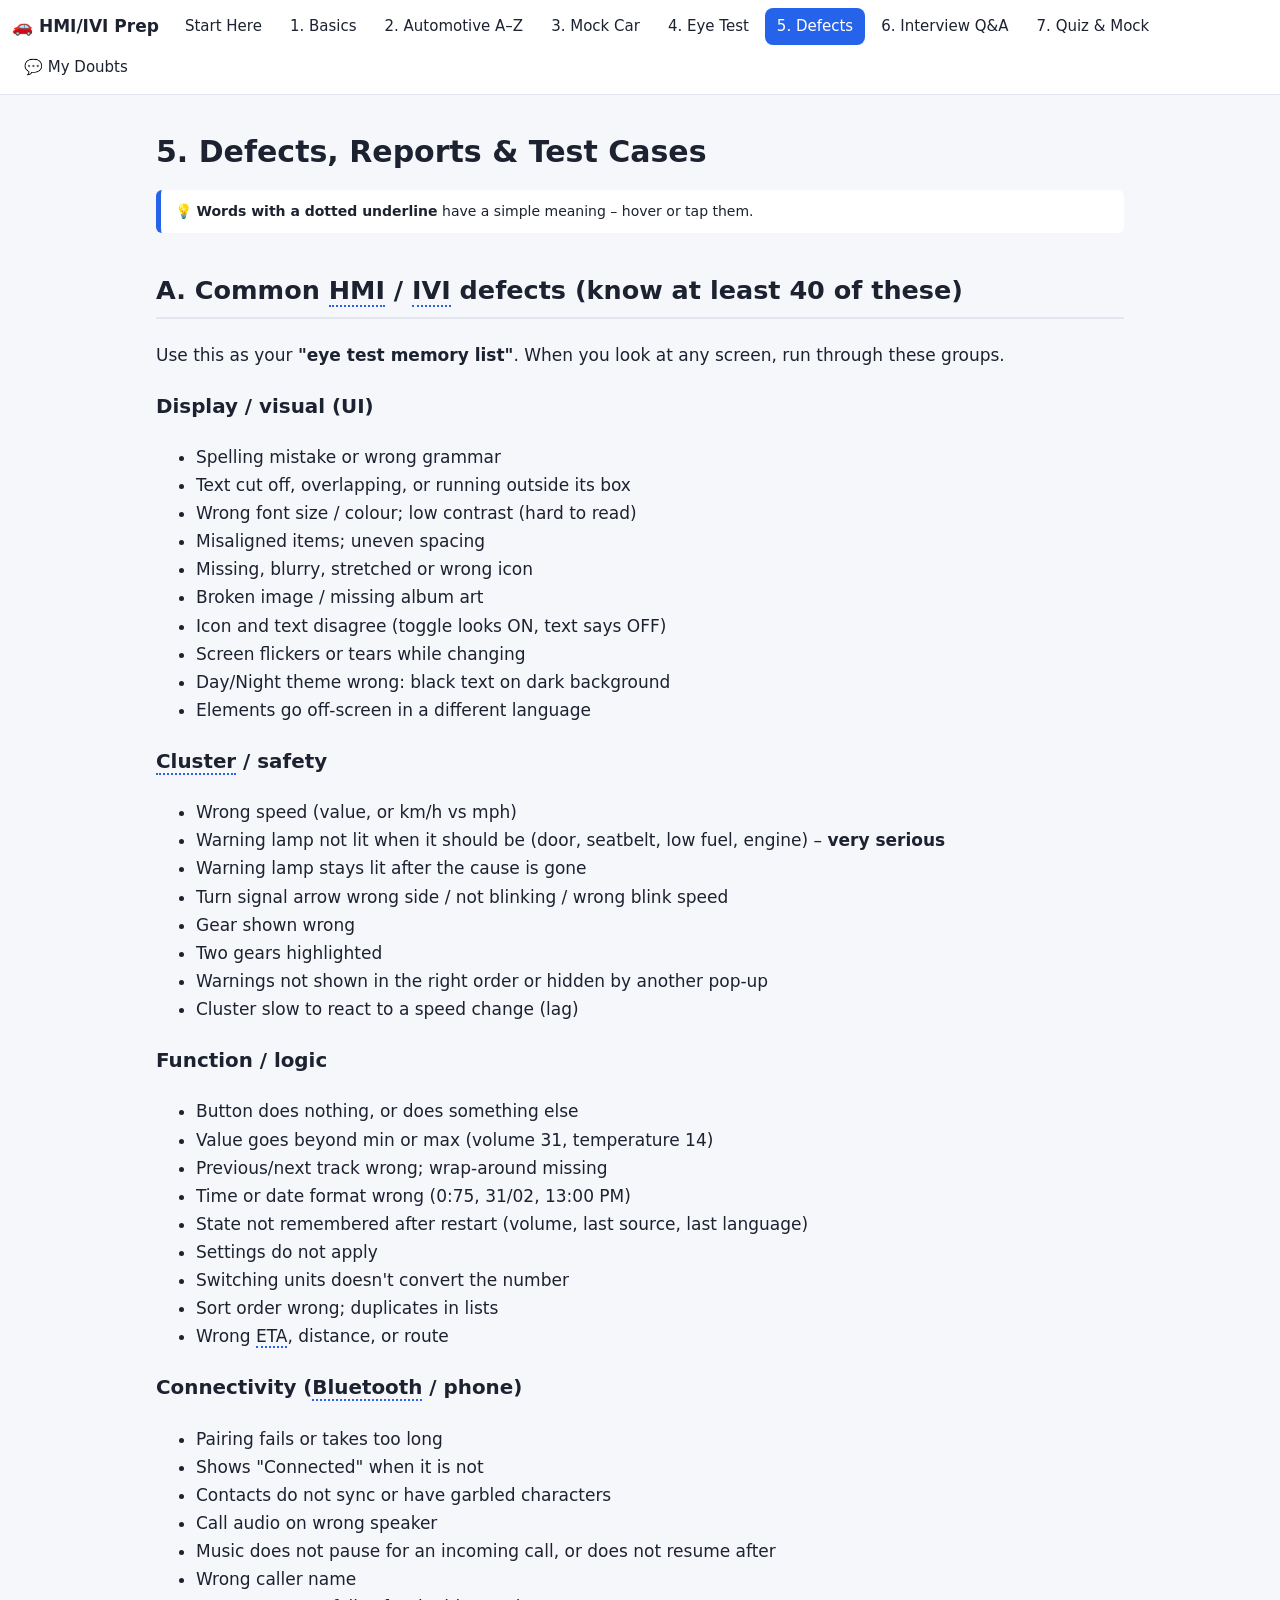
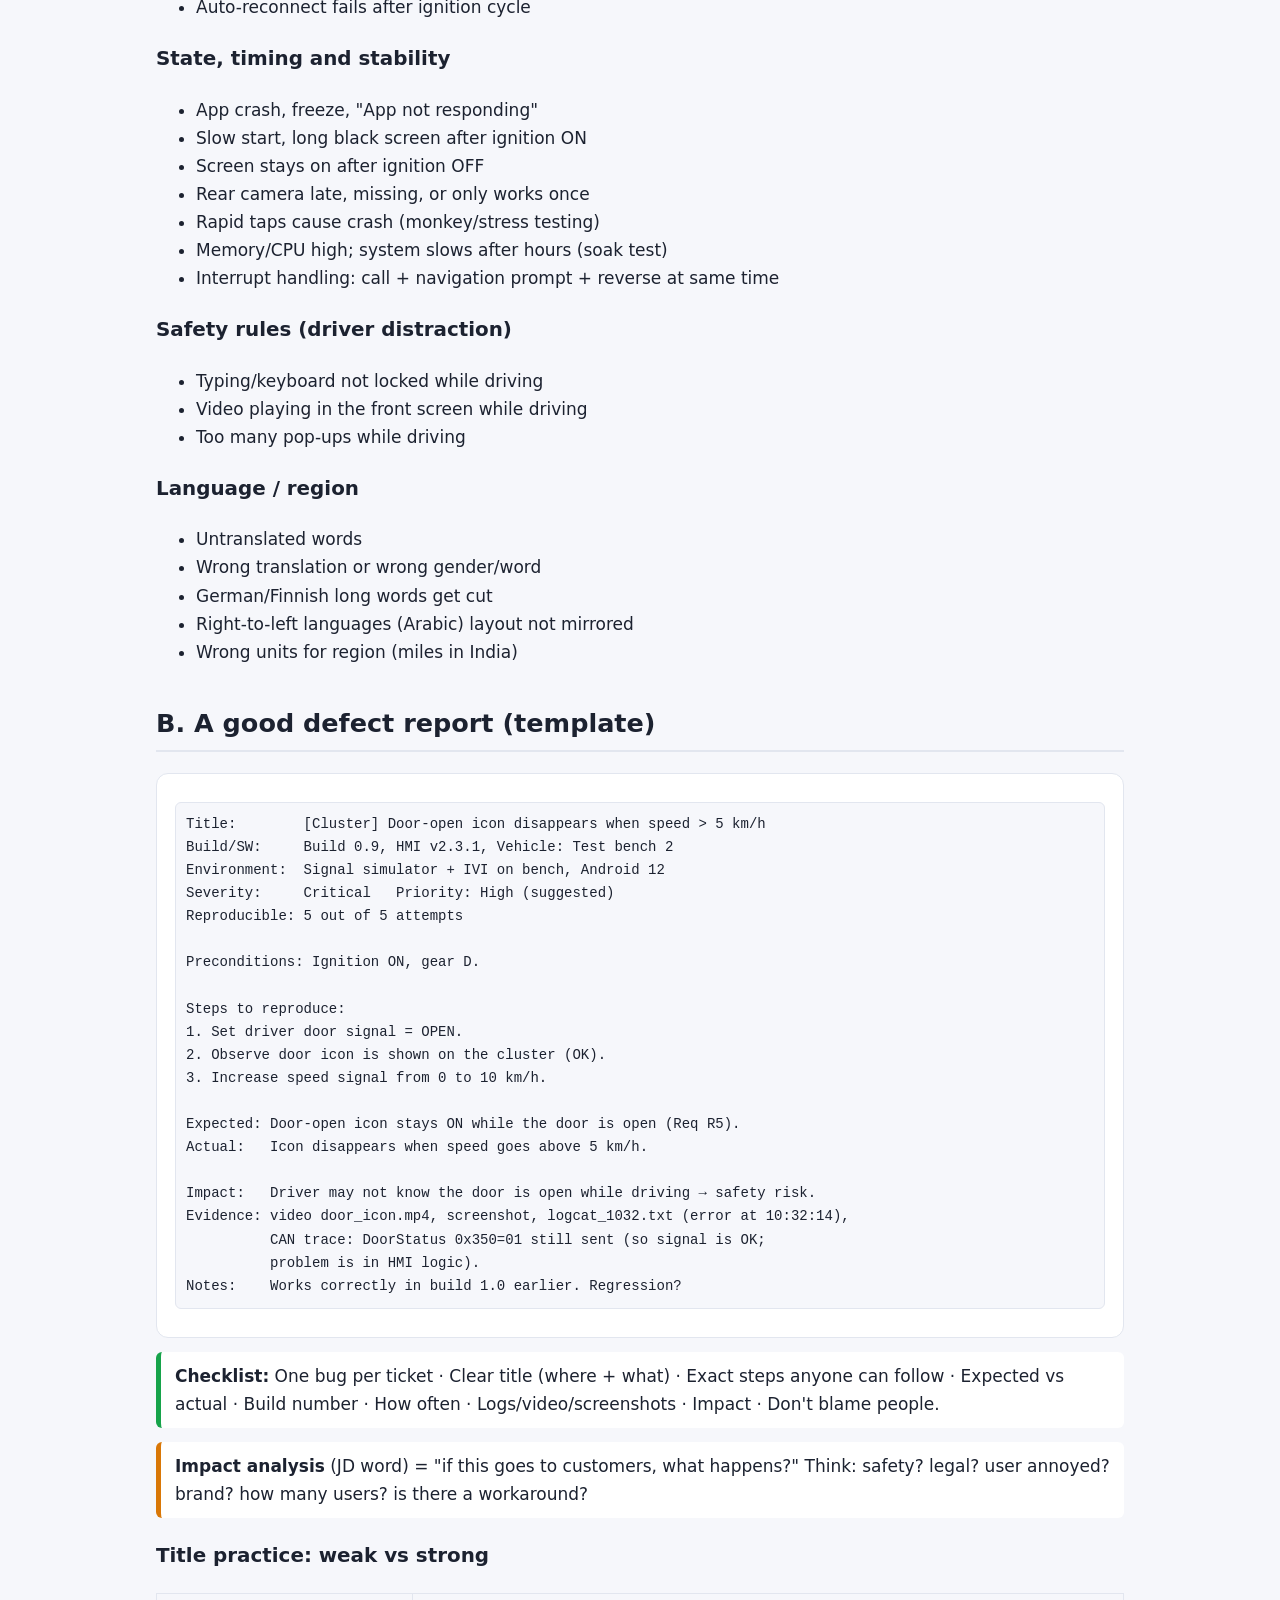
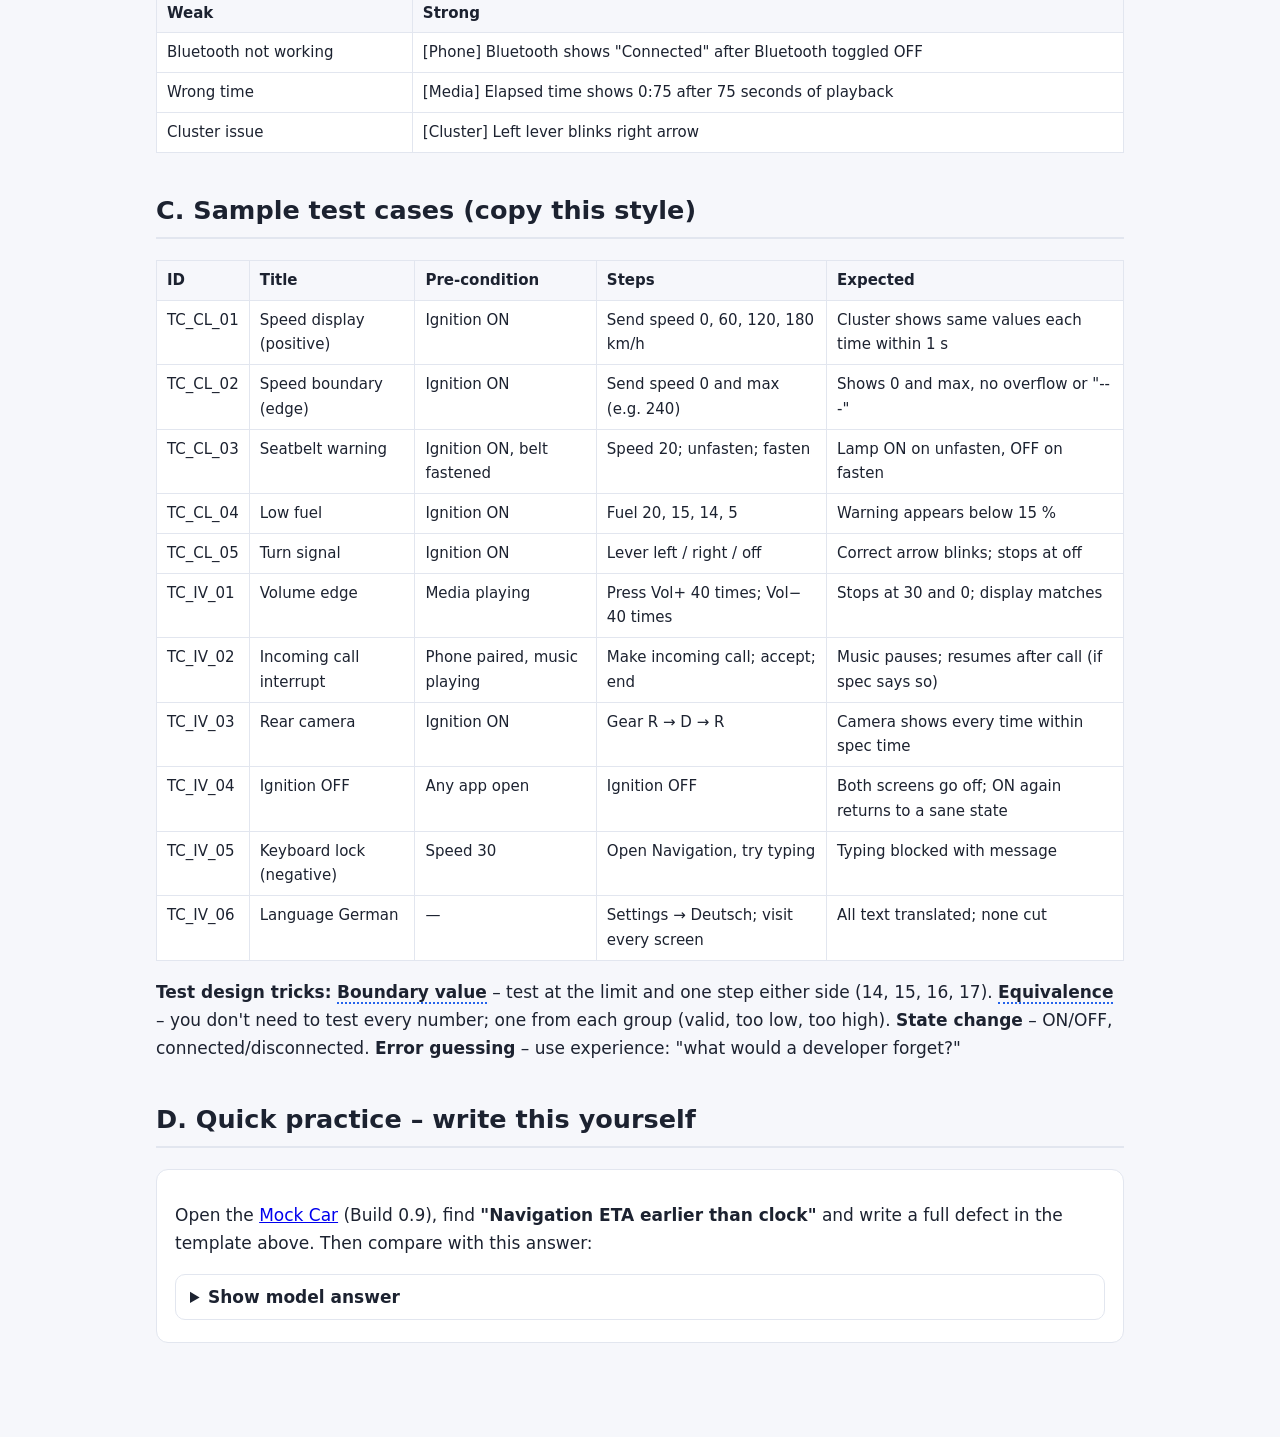
<file: defects.html>
<!doctype html><html lang="en"><head><meta charset="utf-8"><meta name="viewport" content="width=device-width,initial-scale=1"><title>Defects and Reports</title><link rel="stylesheet" href="style.css"></head><body><main>
<h1>5. Defects, Reports &amp; Test Cases</h1>

<h2>A. Common HMI / IVI defects (know at least 40 of these)</h2>
<p>Use this as your <b>"eye test memory list"</b>. When you look at any screen, run through these groups.</p>

<h3>Display / visual (UI)</h3>
<ul><li>Spelling mistake or wrong grammar</li><li>Text cut off, overlapping, or running outside its box</li><li>Wrong font size / colour; low contrast (hard to read)</li><li>Misaligned items; uneven spacing</li><li>Missing, blurry, stretched or wrong icon</li><li>Broken image / missing album art</li><li>Icon and text disagree (toggle looks ON, text says OFF)</li><li>Screen flickers or tears while changing</li><li>Day/Night theme wrong: black text on dark background</li><li>Elements go off-screen in a different language</li></ul>

<h3>Cluster / safety</h3>
<ul><li>Wrong speed (value, or km/h vs mph)</li><li>Warning lamp not lit when it should be (door, seatbelt, low fuel, engine) – <b>very serious</b></li><li>Warning lamp stays lit after the cause is gone</li><li>Turn signal arrow wrong side / not blinking / wrong blink speed</li><li>Gear shown wrong</li><li>Two gears highlighted</li><li>Warnings not shown in the right order or hidden by another pop-up</li><li>Cluster slow to react to a speed change (lag)</li></ul>

<h3>Function / logic</h3>
<ul><li>Button does nothing, or does something else</li><li>Value goes beyond min or max (volume 31, temperature 14)</li><li>Previous/next track wrong; wrap-around missing</li><li>Time or date format wrong (0:75, 31/02, 13:00 PM)</li><li>State not remembered after restart (volume, last source, last language)</li><li>Settings do not apply</li><li>Switching units doesn't convert the number</li><li>Sort order wrong; duplicates in lists</li><li>Wrong ETA, distance, or route</li></ul>

<h3>Connectivity (Bluetooth / phone)</h3>
<ul><li>Pairing fails or takes too long</li><li>Shows "Connected" when it is not</li><li>Contacts do not sync or have garbled characters</li><li>Call audio on wrong speaker</li><li>Music does not pause for an incoming call, or does not resume after</li><li>Wrong caller name</li><li>Auto-reconnect fails after ignition cycle</li></ul>

<h3>State, timing and stability</h3>
<ul><li>App crash, freeze, "App not responding"</li><li>Slow start, long black screen after ignition ON</li><li>Screen stays on after ignition OFF</li><li>Rear camera late, missing, or only works once</li><li>Rapid taps cause crash (monkey/stress testing)</li><li>Memory/CPU high; system slows after hours (soak test)</li><li>Interrupt handling: call + navigation prompt + reverse at same time</li></ul>

<h3>Safety rules (driver distraction)</h3>
<ul><li>Typing/keyboard not locked while driving</li><li>Video playing in the front screen while driving</li><li>Too many pop-ups while driving</li></ul>

<h3>Language / region</h3>
<ul><li>Untranslated words</li><li>Wrong translation or wrong gender/word</li><li>German/Finnish long words get cut</li><li>Right-to-left languages (Arabic) layout not mirrored</li><li>Wrong units for region (miles in India)</li></ul>

<h2>B. A good defect report (template)</h2>
<div class="card"><pre>Title:        [Cluster] Door-open icon disappears when speed &gt; 5 km/h
Build/SW:     Build 0.9, HMI v2.3.1, Vehicle: Test bench 2
Environment:  Signal simulator + IVI on bench, Android 12
Severity:     Critical   Priority: High (suggested)
Reproducible: 5 out of 5 attempts

Preconditions: Ignition ON, gear D.

Steps to reproduce:
1. Set driver door signal = OPEN.
2. Observe door icon is shown on the cluster (OK).
3. Increase speed signal from 0 to 10 km/h.

Expected: Door-open icon stays ON while the door is open (Req R5).
Actual:   Icon disappears when speed goes above 5 km/h.

Impact:   Driver may not know the door is open while driving → safety risk.
Evidence: video door_icon.mp4, screenshot, logcat_1032.txt (error at 10:32:14),
          CAN trace: DoorStatus 0x350=01 still sent (so signal is OK;
          problem is in HMI logic).
Notes:    Works correctly in build 1.0 earlier. Regression?</pre></div>
<div class="tip good"><b>Checklist:</b> One bug per ticket · Clear title (where + what) · Exact steps anyone can follow · Expected vs actual · Build number · How often · Logs/video/screenshots · Impact · Don't blame people.</div>
<div class="tip warn"><b>Impact analysis</b> (JD word) = "if this goes to customers, what happens?" Think: safety? legal? user annoyed? brand? how many users? is there a workaround?</div>

<h3>Title practice: weak vs strong</h3>
<table><tr><th>Weak</th><th>Strong</th></tr>
<tr><td>Bluetooth not working</td><td>[Phone] Bluetooth shows "Connected" after Bluetooth toggled OFF</td></tr>
<tr><td>Wrong time</td><td>[Media] Elapsed time shows 0:75 after 75 seconds of playback</td></tr>
<tr><td>Cluster issue</td><td>[Cluster] Left lever blinks right arrow</td></tr></table>

<h2>C. Sample test cases (copy this style)</h2>
<table>
<tr><th>ID</th><th>Title</th><th>Pre-condition</th><th>Steps</th><th>Expected</th></tr>
<tr><td>TC_CL_01</td><td>Speed display (positive)</td><td>Ignition ON</td><td>Send speed 0, 60, 120, 180 km/h</td><td>Cluster shows same values each time within 1 s</td></tr>
<tr><td>TC_CL_02</td><td>Speed boundary (edge)</td><td>Ignition ON</td><td>Send speed 0 and max (e.g. 240)</td><td>Shows 0 and max, no overflow or "---"</td></tr>
<tr><td>TC_CL_03</td><td>Seatbelt warning</td><td>Ignition ON, belt fastened</td><td>Speed 20; unfasten; fasten</td><td>Lamp ON on unfasten, OFF on fasten</td></tr>
<tr><td>TC_CL_04</td><td>Low fuel</td><td>Ignition ON</td><td>Fuel 20, 15, 14, 5</td><td>Warning appears below 15 %</td></tr>
<tr><td>TC_CL_05</td><td>Turn signal</td><td>Ignition ON</td><td>Lever left / right / off</td><td>Correct arrow blinks; stops at off</td></tr>
<tr><td>TC_IV_01</td><td>Volume edge</td><td>Media playing</td><td>Press Vol+ 40 times; Vol− 40 times</td><td>Stops at 30 and 0; display matches</td></tr>
<tr><td>TC_IV_02</td><td>Incoming call interrupt</td><td>Phone paired, music playing</td><td>Make incoming call; accept; end</td><td>Music pauses; resumes after call (if spec says so)</td></tr>
<tr><td>TC_IV_03</td><td>Rear camera</td><td>Ignition ON</td><td>Gear R → D → R</td><td>Camera shows every time within spec time</td></tr>
<tr><td>TC_IV_04</td><td>Ignition OFF</td><td>Any app open</td><td>Ignition OFF</td><td>Both screens go off; ON again returns to a sane state</td></tr>
<tr><td>TC_IV_05</td><td>Keyboard lock (negative)</td><td>Speed 30</td><td>Open Navigation, try typing</td><td>Typing blocked with message</td></tr>
<tr><td>TC_IV_06</td><td>Language German</td><td>—</td><td>Settings → Deutsch; visit every screen</td><td>All text translated; none cut</td></tr>
</table>
<p><b>Test design tricks:</b> <b>Boundary value</b> – test at the limit and one step either side (14, 15, 16, 17). <b>Equivalence</b> – you don't need to test every number; one from each group (valid, too low, too high). <b>State change</b> – ON/OFF, connected/disconnected. <b>Error guessing</b> – use experience: "what would a developer forget?"</p>

<h2>D. Quick practice – write this yourself</h2>
<div class="card"><p>Open the <a href="simulator.html">Mock Car</a> (Build 0.9), find <b>"Navigation ETA earlier than clock"</b> and write a full defect in the template above. Then compare with this answer:</p>
<details><summary>Show model answer</summary><pre>Title: [Navigation] ETA is earlier than current time for a 25-min route
Build: 0.9   Severity: Major   Priority: Medium   Reproducible: 5/5
Steps: 1. Ignition ON. 2. Open Navigation. 3. Type "Airport". 4. Press Start.
Expected: ETA = current time + 25 min (clock 3:30 PM → ETA 3:55 PM).
Actual: ETA shows 15:05 PM (clock minus 25 min) – also in 24h format with PM.
Impact: Driver gets wrong arrival time; loses trust in navigation.
Evidence: screenshot + video; log line "start nav" at the time.</pre></details></div>
</main><script src="nav.js"></script></body></html>
</file>
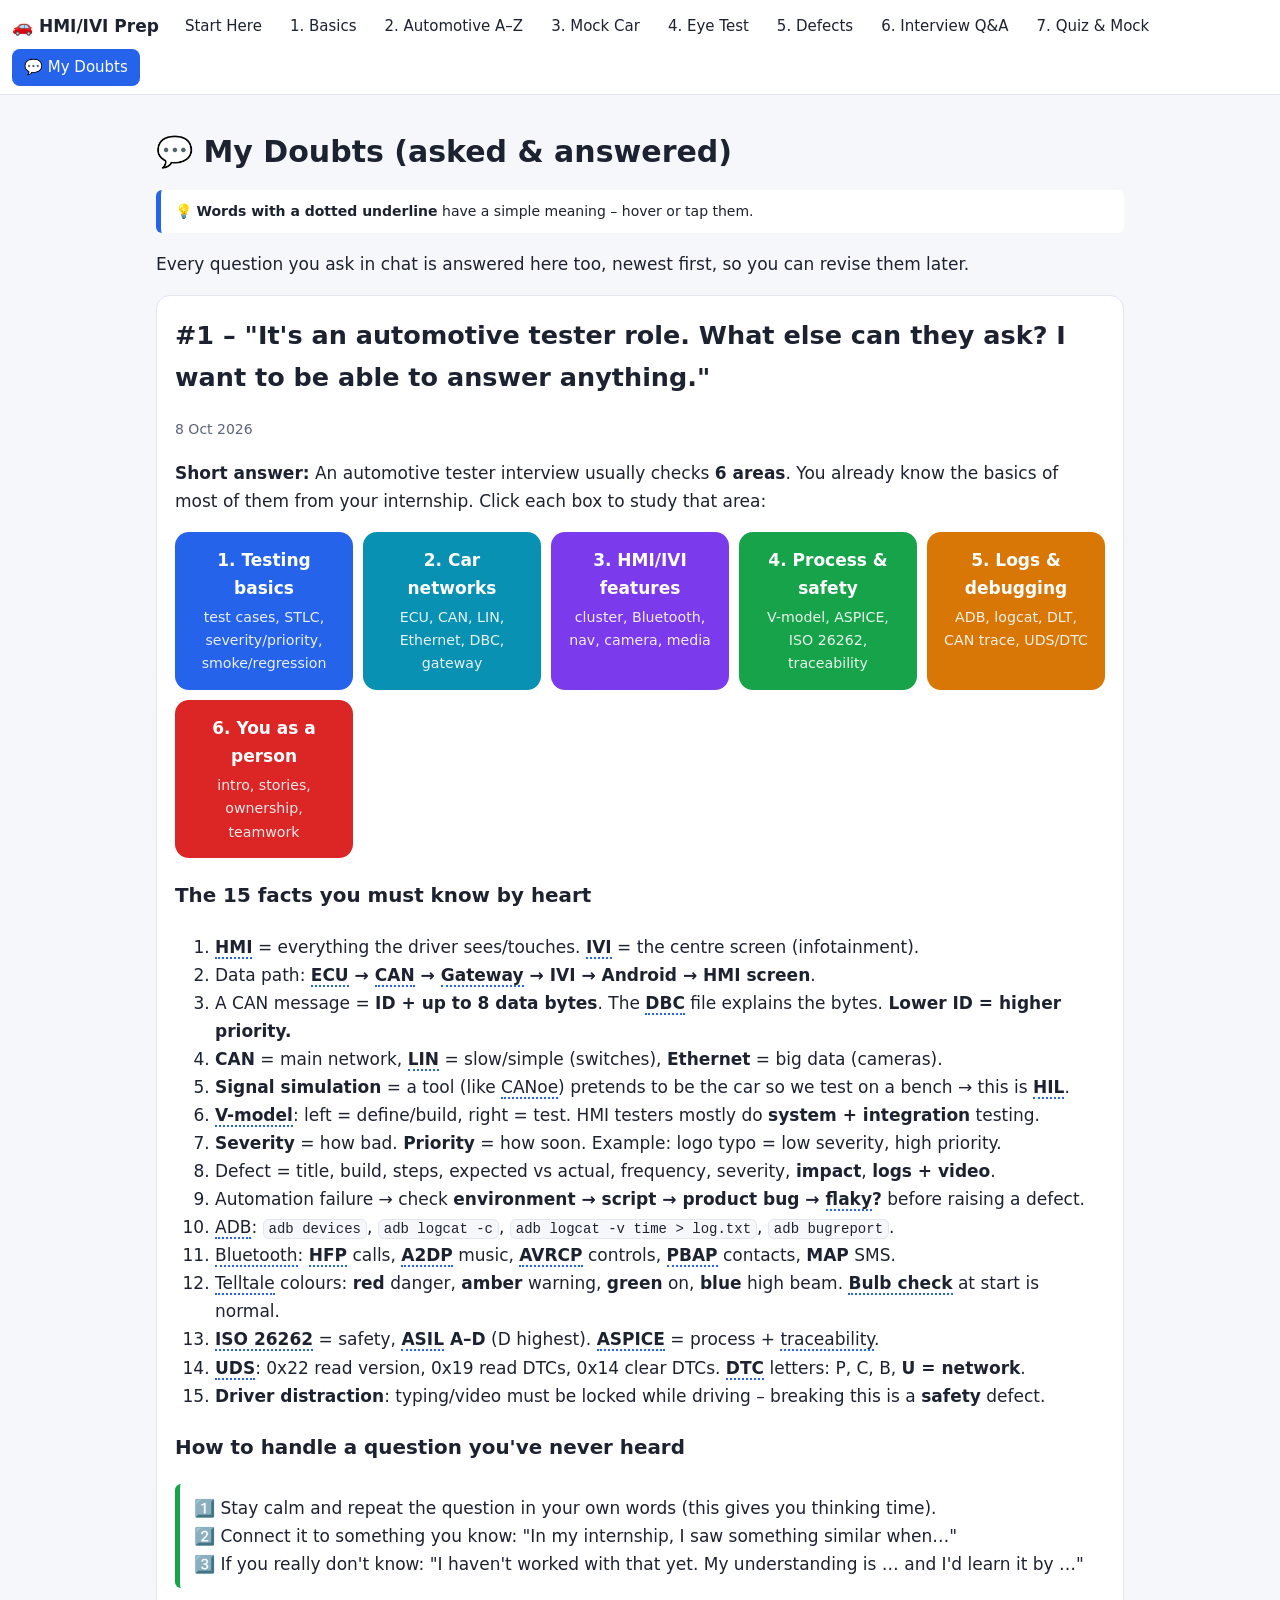
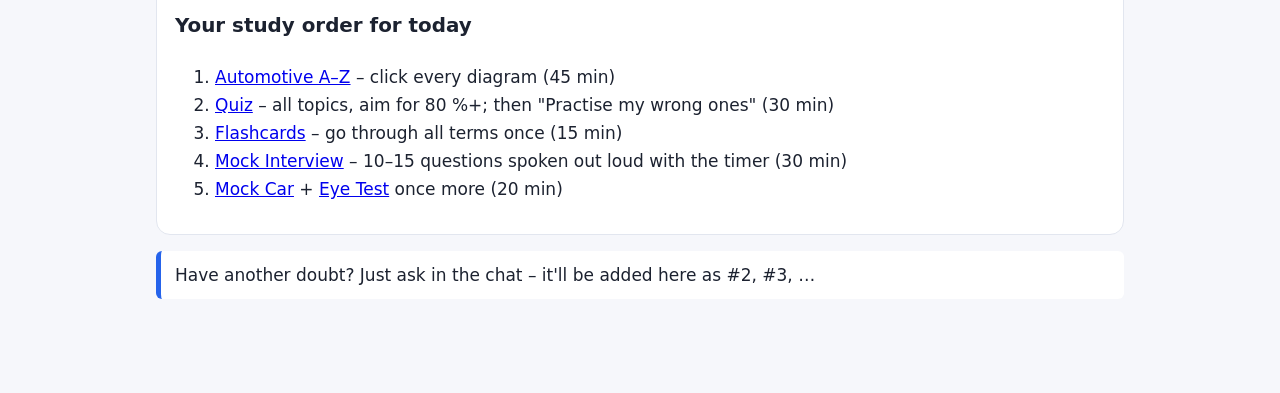
<file: doubts.html>
<!doctype html><html lang="en"><head><meta charset="utf-8"><meta name="viewport" content="width=device-width,initial-scale=1"><title>My Doubts</title><link rel="stylesheet" href="style.css">
<style>
.doubt{background:var(--card);border:1px solid var(--line);border-radius:14px;padding:4px 18px 14px;margin:16px 0}
.doubt .qh{display:flex;gap:10px;align-items:baseline;flex-wrap:wrap}
.doubt .qh span{color:var(--muted);font-size:14px}
.mapc{display:grid;grid-template-columns:repeat(auto-fit,minmax(160px,1fr));gap:10px;margin:12px 0}
.mapc a{display:block;border-radius:14px;padding:14px;color:#fff;text-decoration:none;text-align:center;font-weight:700}
.mapc a small{display:block;font-weight:400;opacity:.9;margin-top:4px}
</style></head><body><main>
<h1>💬 My Doubts (asked &amp; answered)</h1>
<p>Every question you ask in chat is answered here too, newest first, so you can revise them later.</p>

<div class="doubt" id="d1">
<div class="qh"><h2 style="border:0;margin:14px 0 4px">#1 – "It's an automotive tester role. What else can they ask? I want to be able to answer anything."</h2><span>8 Oct 2026</span></div>
<p><b>Short answer:</b> An automotive tester interview usually checks <b>6 areas</b>. You already know the basics of most of them from your internship. Click each box to study that area:</p>
<div class="mapc">
<a href="learn.html" style="background:#2563eb">1. Testing basics<small>test cases, STLC, severity/priority, smoke/regression</small></a>
<a href="automotive.html#net" style="background:#0891b2">2. Car networks<small>ECU, CAN, LIN, Ethernet, DBC, gateway</small></a>
<a href="automotive.html#feat" style="background:#7c3aed">3. HMI/IVI features<small>cluster, Bluetooth, nav, camera, media</small></a>
<a href="automotive.html#vmodel" style="background:#16a34a">4. Process &amp; safety<small>V-model, ASPICE, ISO 26262, traceability</small></a>
<a href="automotive.html#logs" style="background:#d97706">5. Logs &amp; debugging<small>ADB, logcat, DLT, CAN trace, UDS/DTC</small></a>
<a href="interview.html" style="background:#dc2626">6. You as a person<small>intro, stories, ownership, teamwork</small></a>
</div>

<h3>The 15 facts you must know by heart</h3>
<ol>
<li><b>HMI</b> = everything the driver sees/touches. <b>IVI</b> = the centre screen (infotainment).</li>
<li>Data path: <b>ECU → CAN → Gateway → IVI → Android → HMI screen</b>.</li>
<li>A CAN message = <b>ID + up to 8 data bytes</b>. The <b>DBC</b> file explains the bytes. <b>Lower ID = higher priority.</b></li>
<li><b>CAN</b> = main network, <b>LIN</b> = slow/simple (switches), <b>Ethernet</b> = big data (cameras).</li>
<li><b>Signal simulation</b> = a tool (like CANoe) pretends to be the car so we test on a bench → this is <b>HIL</b>.</li>
<li><b>V-model</b>: left = define/build, right = test. HMI testers mostly do <b>system + integration</b> testing.</li>
<li><b>Severity</b> = how bad. <b>Priority</b> = how soon. Example: logo typo = low severity, high priority.</li>
<li>Defect = title, build, steps, expected vs actual, frequency, severity, <b>impact</b>, <b>logs + video</b>.</li>
<li>Automation failure → check <b>environment → script → product bug → flaky?</b> before raising a defect.</li>
<li>ADB: <code>adb devices</code>, <code>adb logcat -c</code>, <code>adb logcat -v time &gt; log.txt</code>, <code>adb bugreport</code>.</li>
<li>Bluetooth: <b>HFP</b> calls, <b>A2DP</b> music, <b>AVRCP</b> controls, <b>PBAP</b> contacts, <b>MAP</b> SMS.</li>
<li>Telltale colours: <b>red</b> danger, <b>amber</b> warning, <b>green</b> on, <b>blue</b> high beam. <b>Bulb check</b> at start is normal.</li>
<li><b>ISO 26262</b> = safety, <b>ASIL A–D</b> (D highest). <b>ASPICE</b> = process + traceability.</li>
<li><b>UDS</b>: 0x22 read version, 0x19 read DTCs, 0x14 clear DTCs. <b>DTC</b> letters: P, C, B, <b>U = network</b>.</li>
<li><b>Driver distraction</b>: typing/video must be locked while driving – breaking this is a <b>safety</b> defect.</li>
</ol>

<h3>How to handle a question you've never heard</h3>
<div class="tip good">1️⃣ Stay calm and repeat the question in your own words (this gives you thinking time).<br>2️⃣ Connect it to something you know: "In my internship, I saw something similar when…"<br>3️⃣ If you really don't know: "I haven't worked with that yet. My understanding is … and I'd learn it by …"</div>

<h3>Your study order for today</h3>
<ol>
<li><a href="automotive.html">Automotive A–Z</a> – click every diagram (45 min)</li>
<li><a href="quiz.html#quiz">Quiz</a> – all topics, aim for 80 %+; then "Practise my wrong ones" (30 min)</li>
<li><a href="quiz.html#flash">Flashcards</a> – go through all terms once (15 min)</li>
<li><a href="quiz.html#mock">Mock Interview</a> – 10–15 questions spoken out loud with the timer (30 min)</li>
<li><a href="simulator.html">Mock Car</a> + <a href="eyetest.html">Eye Test</a> once more (20 min)</li>
</ol>
</div>

<div class="tip">Have another doubt? Just ask in the chat – it'll be added here as #2, #3, …</div>
</main><script src="nav.js"></script></body></html>
</file>
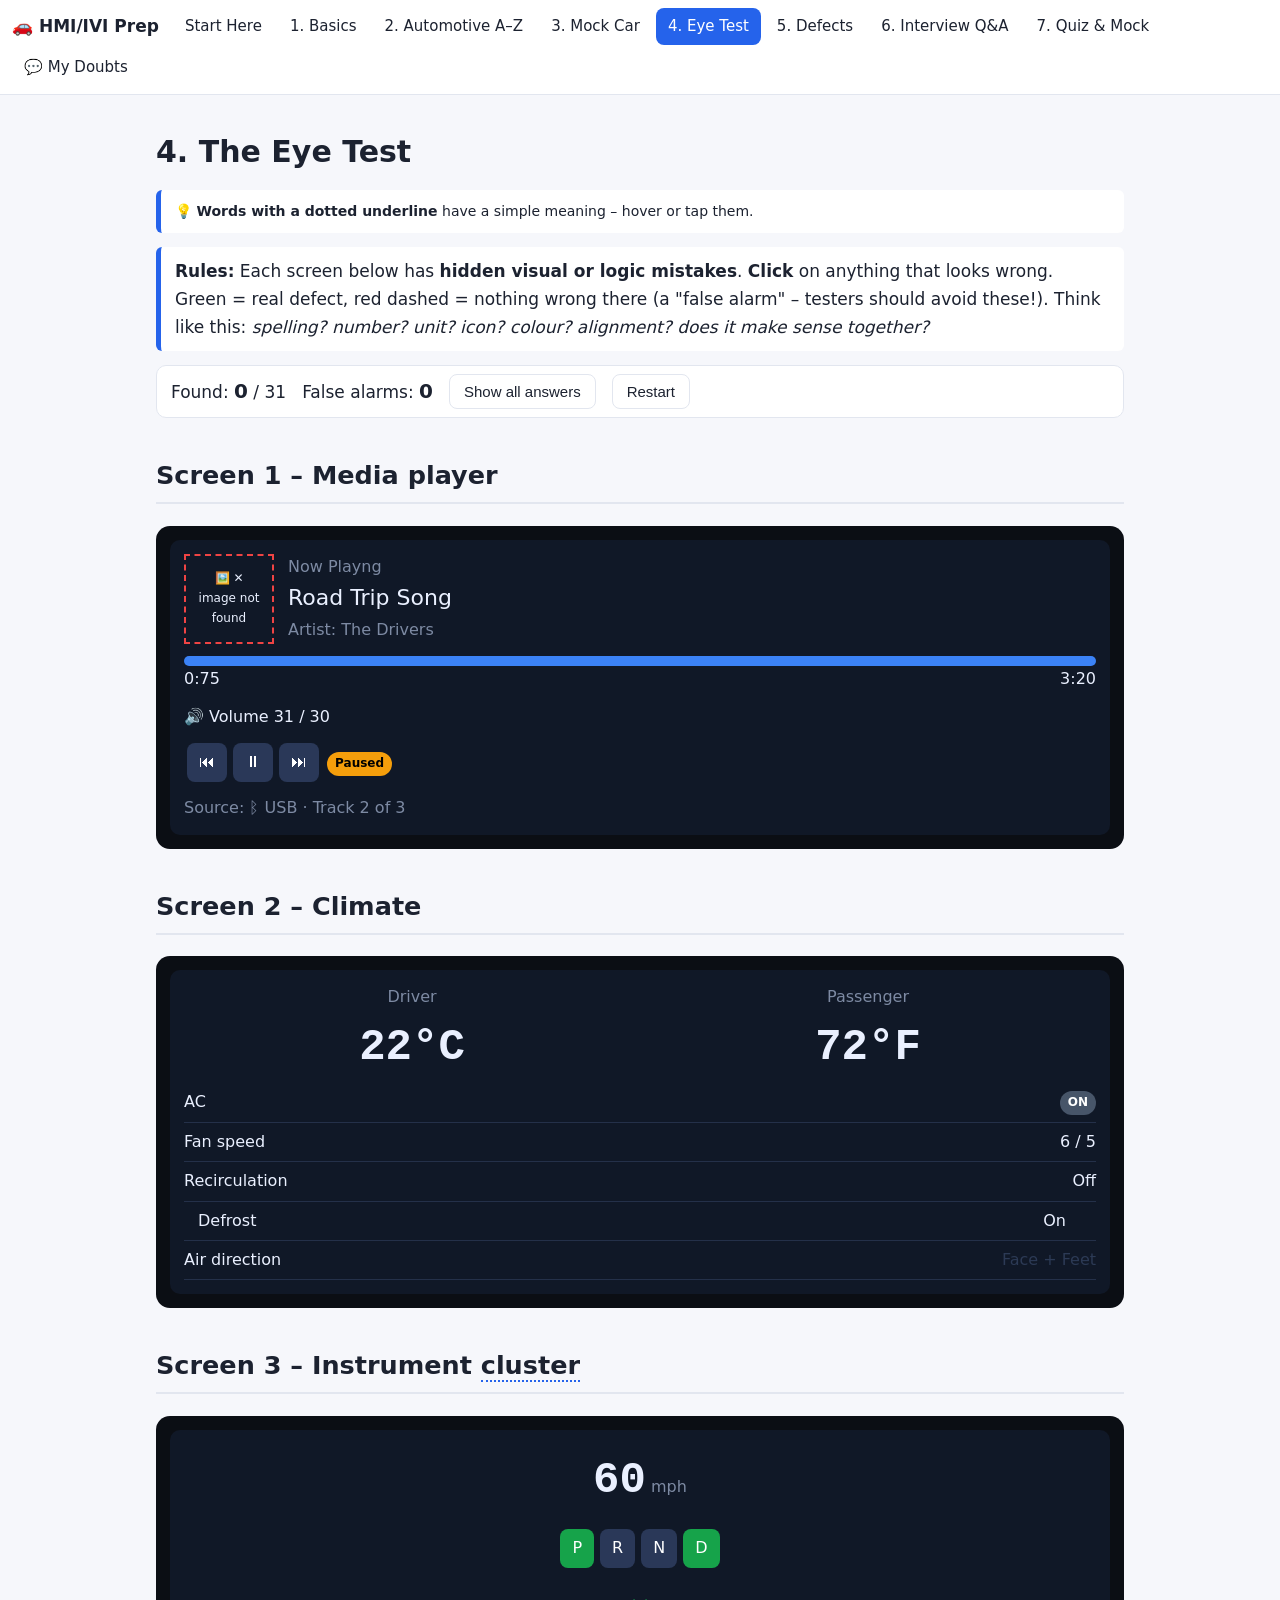
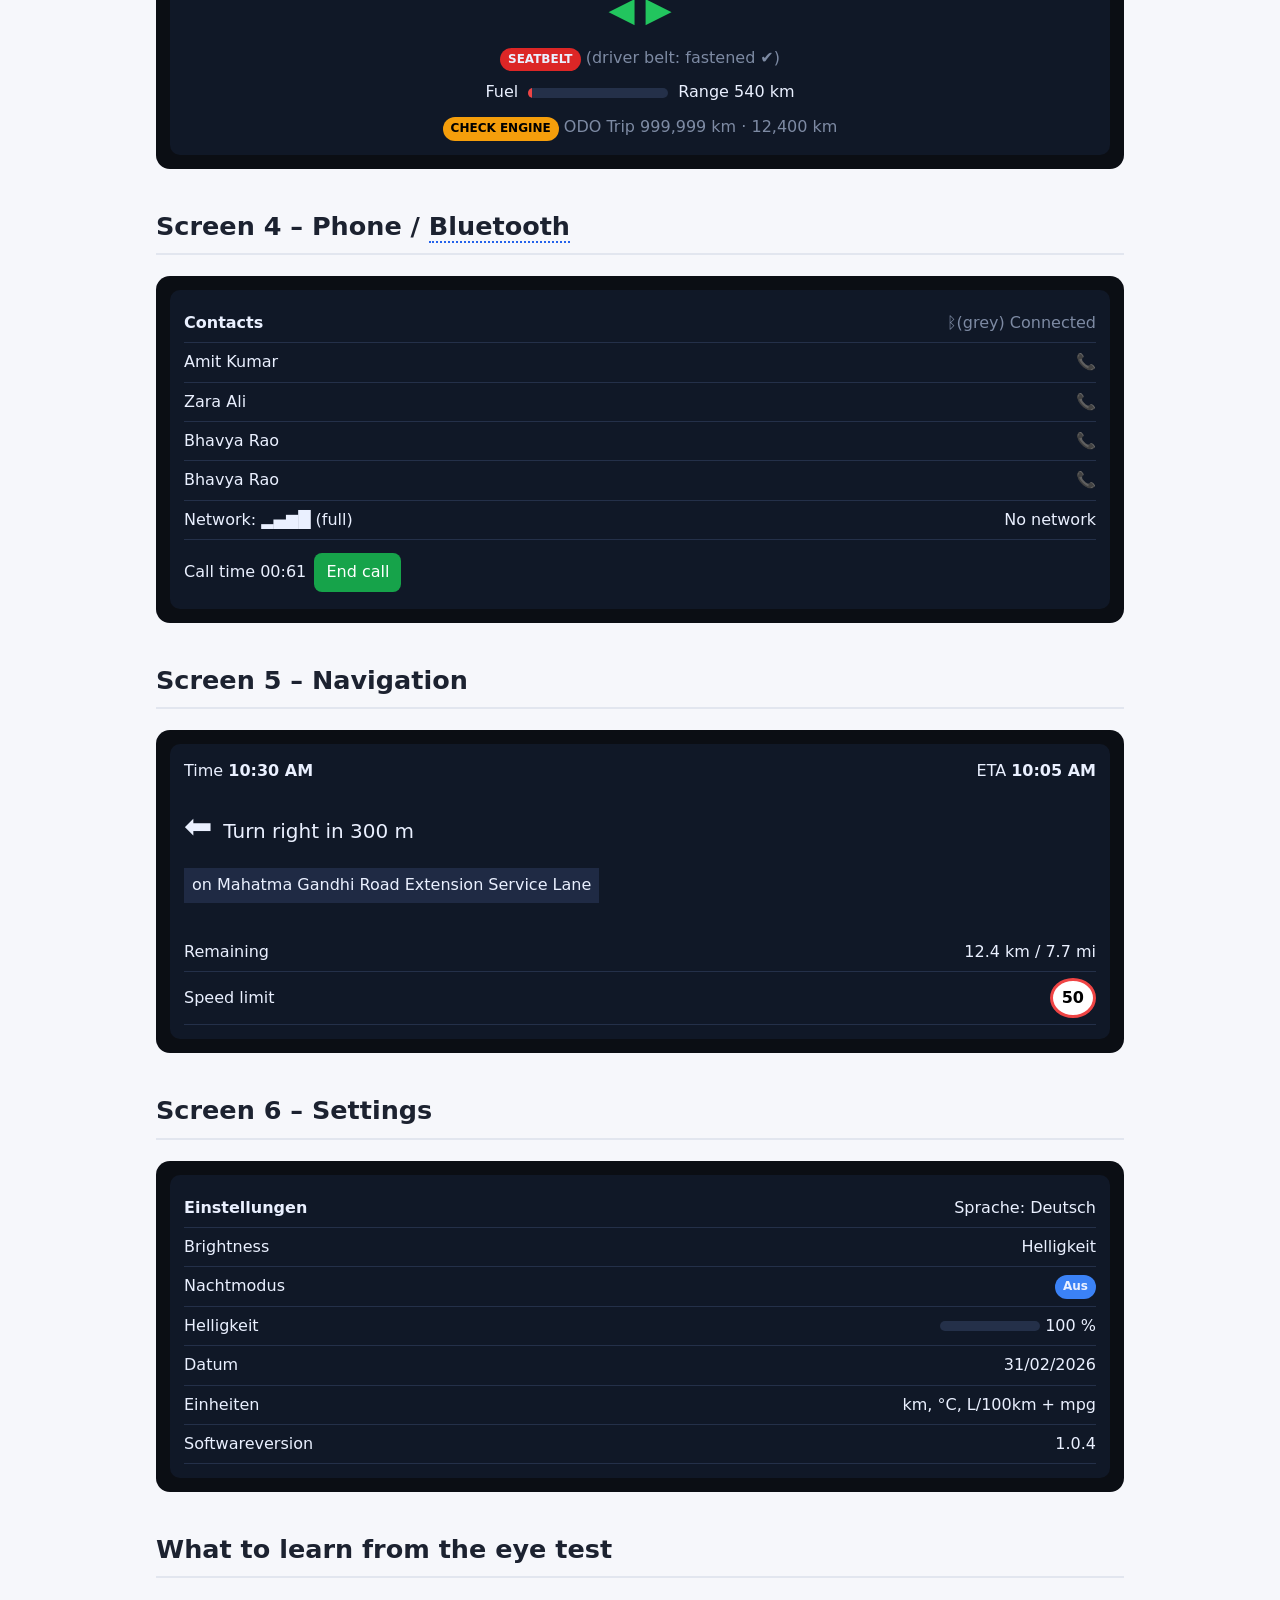
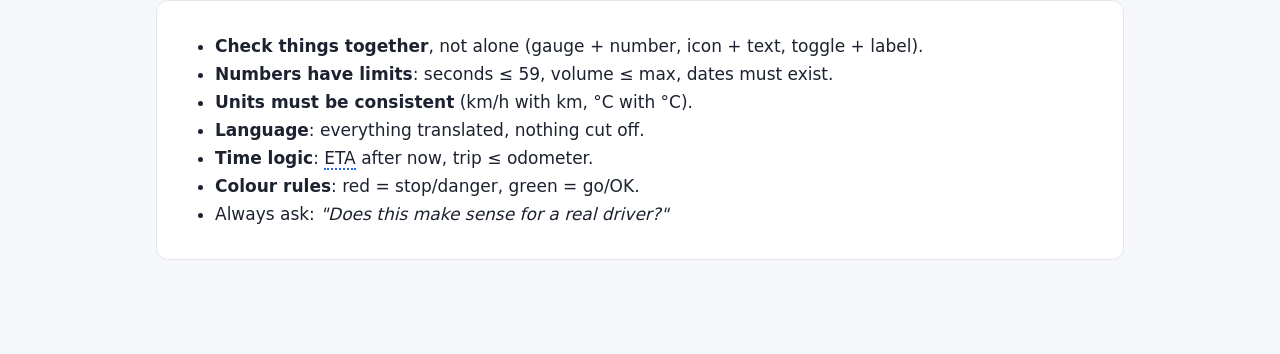
<file: eyetest.html>
<!doctype html><html lang="en"><head><meta charset="utf-8"><meta name="viewport" content="width=device-width,initial-scale=1"><title>Eye Test</title><link rel="stylesheet" href="style.css">
<style>
.scene{background:#0b0e14;border-radius:14px;padding:14px;margin:12px 0;color:#eaf0ff}
.scr{background:#101827;border-radius:10px;padding:14px;min-height:240px;font-size:16px;position:relative}
.scr *{cursor:crosshair}
.hit{outline:3px solid #22c55e;outline-offset:2px;border-radius:4px}
.miss{outline:3px dashed #ef4444;outline-offset:2px}
.b{display:inline-block;background:#2a3858;color:#fff;padding:6px 12px;border-radius:8px;margin:3px}
.g{background:#16a34a}.r{background:#dc2626}.dim{color:#7d8aa3}
.row{display:flex;justify-content:space-between;align-items:center;gap:8px;padding:6px 0;border-bottom:1px solid #243049}
.bar{height:10px;background:#243049;border-radius:6px;overflow:hidden}.bar i{display:block;height:100%;background:#3b82f6}
.big{font-size:44px;font-weight:700;font-family:Consolas,monospace}
.pill{display:inline-block;padding:2px 8px;border-radius:99px;font-size:12px;font-weight:700}
.status{position:sticky;top:50px;z-index:10;background:var(--card);border:1px solid var(--line);border-radius:10px;padding:8px 14px;display:flex;gap:16px;flex-wrap:wrap;align-items:center}
.sc{font-size:20px;font-weight:700}
</style></head><body><main>
<h1>4. The Eye Test</h1>
<div class="tip"><b>Rules:</b> Each screen below has <b>hidden visual or logic mistakes</b>. <b>Click</b> on anything that looks wrong. Green = real defect, red dashed = nothing wrong there (a "false alarm" – testers should avoid these!). Think like this: <i>spelling? number? unit? icon? colour? alignment? does it make sense together?</i></div>
<div class="status"><span>Found: <span class="sc" id="f">0</span> / <span id="tot">0</span></span><span>False alarms: <span class="sc" id="m">0</span></span><button class="btn alt" onclick="showAll()">Show all answers</button><button class="btn alt" onclick="location.reload()">Restart</button></div>

<h2>Screen 1 – Media player</h2>
<div class="scene"><div class="scr">
 <div style="display:flex;gap:14px;align-items:center">
  <div data-bug="Album art is missing and a broken-image icon is shown (missing resource)." style="width:90px;height:90px;border:2px dashed #ef4444;display:flex;align-items:center;justify-content:center;font-size:12px;text-align:center">🖼️ ✕<br>image not found</div>
  <div><div data-bug="Typo: 'Now Playng' should be 'Now Playing'." class="dim">Now Playng</div><div style="font-size:22px">Road Trip Song</div><div class="dim">Artist: The Drivers</div></div></div>
 <div style="margin:12px 0"><div class="bar"><i style="width:100%"></i></div>
  <div style="display:flex;justify-content:space-between"><span data-bug="Elapsed time 0:75 is impossible – seconds must be 00 to 59.">0:75</span><span>3:20</span></div></div>
 <div>🔊 Volume <span data-bug="Volume shows 31 / 30 – above the maximum (boundary defect).">31</span> / 30</div>
 <div style="margin-top:10px"><span class="b">⏮</span><span class="b" data-bug="Play/Pause icon shows ⏸ while the header says 'Paused' – icon and state do not match.">⏸</span><span class="b">⏭</span> <span class="pill" style="background:#f59e0b;color:#000">Paused</span></div>
 <div style="margin-top:10px" class="dim">Source: <span data-bug="Source says USB but the icon is Bluetooth (ᛒ) – inconsistent.">ᛒ USB</span> · Track 2 of 3</div>
</div></div>

<h2>Screen 2 – Climate</h2>
<div class="scene"><div class="scr">
 <div style="display:flex;justify-content:space-around;text-align:center"><div><div class="dim">Driver</div><div class="big">22°C</div></div><div><div class="dim">Passenger</div><div class="big" data-bug="Unit mismatch: passenger shows °F while driver shows °C (should be the same unit).">72°F</div></div></div>
 <div class="row"><span>AC</span><span data-bug="AC switch looks OFF (grey) but the label says ON – state and icon mismatch." class="pill" style="background:#475569;color:#fff">ON</span></div>
 <div class="row"><span>Fan speed</span><span><span data-bug="Fan level 6 / 5 – above the maximum." >6</span> / 5</span></div>
 <div class="row"><span>Recirculation</span><span>Off</span></div>
 <div class="row"><span style="margin-left:-4px;position:relative;left:18px;" data-bug="Layout: 'Defrost' label is misaligned / overlaps the value.">Defrost</span><span style="position:relative;right:30px">On</span></div>
 <div class="row"><span>Air direction</span><span data-bug="Low contrast: grey text on a dark-grey background is almost invisible" style="color:#2c3a55">Face + Feet</span></div>
</div></div>

<h2>Screen 3 – Instrument cluster</h2>
<div class="scene"><div class="scr" style="text-align:center">
 <div><span class="big">60</span> <span data-bug="Unit says mph, but the rest of the system and the speed limit sign use km/h – unit inconsistency." class="dim">mph</span></div>
 <div style="margin:10px 0"><span data-bug="Gear P and D are both highlighted – only one gear can be active." class="b g">P</span><span class="b">R</span><span class="b">N</span><span class="b g">D</span></div>
 <div style="font-size:34px"><span data-bug="Both turn arrows are ON at the same time without the hazard button being pressed." style="color:#22c55e">◀ ▶</span></div>
 <div style="margin:8px 0"><span class="pill r">SEATBELT</span> <span class="dim">(driver belt: fastened ✔)</span></div>
 <div style="display:flex;gap:10px;justify-content:center;align-items:center">Fuel <div class="bar" style="width:140px"><i style="width:3%;background:#ef4444"></i></div><span data-bug="Fuel gauge shows almost empty but 'Range 540 km' – inconsistent, and the LOW FUEL lamp is missing.">Range 540 km</span></div>
 <div style="margin-top:8px"><span class="pill" style="background:#f59e0b;color:#000">CHECK ENGINE</span> <span class="dim">ODO <span data-bug="Trip distance (999,999 km) is larger than the odometer (12,400 km) – impossible.">Trip 999,999 km</span> · 12,400 km</span></div>
</div></div>

<h2>Screen 4 – Phone / Bluetooth</h2>
<div class="scene"><div class="scr">
 <div class="row"><b>Contacts</b><span data-bug="Bluetooth icon is grey (disconnected) but text says 'Connected' – mismatch." class="dim">ᛒ(grey) Connected</span></div>
 <div class="row"><span>Amit Kumar</span><span class="dim">📞</span></div>
 <div class="row"><span data-bug="Sorting: 'Zara' appears before 'Bhavya' – the list should be alphabetical.">Zara Ali</span><span class="dim">📞</span></div>
 <div class="row"><span>Bhavya Rao</span><span class="dim">📞</span></div>
 <div class="row"><span data-bug="Duplicate contact: 'Bhavya Rao' is listed twice.">Bhavya Rao</span><span class="dim">📞</span></div>
 <div class="row"><span>Network: ▂▄▆█ (full)</span><span data-bug="Signal bars are full but text says 'No network' – contradiction.">No network</span></div>
 <div style="margin-top:10px">Call time <span data-bug="Call duration 00:61 – seconds cannot be 61.">00:61</span> <span class="b g" data-bug="'End call' button is green; end/hang-up should be red (standard colour convention, and risk of confusion with Answer).">End call</span></div>
</div></div>

<h2>Screen 5 – Navigation</h2>
<div class="scene"><div class="scr">
 <div style="display:flex;justify-content:space-between"><span>Time <b>10:30 AM</b></span><span>ETA <b data-bug="ETA 10:05 AM is earlier than the current time 10:30 AM.">10:05 AM</b></span></div>
 <div style="margin:14px 0;font-size:34px"><span data-bug="Instruction says 'Turn right' but the arrow icon points left.">⬅️</span> <span style="font-size:20px">Turn right in 300 m</span></div>
 <div style="width:200px;overflow:visible;white-space:nowrap"><span data-bug="Street name runs outside its box (text overflow / not truncated)." style="display:inline-block;background:#1f2a44;padding:4px 8px">on Mahatma Gandhi Road Extension Service Lane</span></div>
 <div class="row" style="margin-top:30px"><span>Remaining</span><span data-bug="Mixed units: kilometres and miles shown together."> 12.4 km / 7.7 mi</span></div>
 <div class="row"><span>Speed limit</span><span style="border:3px solid #ef4444;border-radius:50%;padding:4px 9px;background:#fff;color:#000;font-weight:700">50</span></div>
</div></div>

<h2>Screen 6 – Settings</h2>
<div class="scene"><div class="scr">
 <div class="row"><b>Einstellungen</b><span>Sprache: Deutsch</span></div>
 <div class="row"><span data-bug="Language is German but this label is still English ('Brightness' not translated).">Brightness</span><span>Helligkeit</span></div>
 <div class="row"><span>Nachtmodus</span><span data-bug="Toggle is drawn ON (blue) but the text says 'Aus' (Off) – mismatch." class="pill" style="background:#3b82f6">Aus</span></div>
 <div class="row"><span>Helligkeit</span><span data-bug="Slider is at 0 but the label says 100 % – slider and value do not match."><span class="bar" style="width:100px;display:inline-block"><i style="width:0%"></i></span> 100 %</span></div>
 <div class="row"><span>Datum</span><span data-bug="Invalid date: 31/02/2026 does not exist.">31/02/2026</span></div>
 <div class="row"><span>Einheiten</span><span>km, °C, <span data-bug="Selected units show 'Liter/100km' and 'mpg' both – only one fuel unit should be selected." >L/100km + mpg</span></span></div>
 <div class="row"><span>Softwareversion</span><span>1.0.4</span></div>
</div></div>

<h2>What to learn from the eye test</h2>
<div class="card"><ul>
<li><b>Check things together</b>, not alone (gauge + number, icon + text, toggle + label).</li>
<li><b>Numbers have limits</b>: seconds ≤ 59, volume ≤ max, dates must exist.</li>
<li><b>Units must be consistent</b> (km/h with km, °C with °C).</li>
<li><b>Language</b>: everything translated, nothing cut off.</li>
<li><b>Time logic</b>: ETA after now, trip ≤ odometer.</li>
<li><b>Colour rules</b>: red = stop/danger, green = go/OK.</li>
<li>Always ask: <i>"Does this make sense for a real driver?"</i></li></ul></div>
</main><script src="nav.js"></script>
<script>
var els=document.querySelectorAll('[data-bug]');document.getElementById('tot').textContent=els.length;
var f=0,m=0;
document.querySelectorAll('.scr').forEach(function(s){s.addEventListener('click',function(e){
 var t=e.target.closest('[data-bug]');
 if(t){if(!t.classList.contains('hit')){t.classList.add('hit');f++;document.getElementById('f').textContent=f;t.title=t.dataset.bug;var n=document.createElement('div');n.style.cssText='font-size:13px;color:#86efac;margin-top:4px';n.textContent='✔ '+t.dataset.bug;s.appendChild(n)}}
 else{e.target.classList.add('miss');m++;document.getElementById('m').textContent=m;setTimeout(function(){e.target.classList.remove('miss')},800)}
})});
function showAll(){els.forEach(function(t){if(!t.classList.contains('hit')){t.classList.add('hit');var s=t.closest('.scr'),n=document.createElement('div');n.style.cssText='font-size:13px;color:#fca5a5;margin-top:4px';n.textContent='✖ missed: '+t.dataset.bug;s.appendChild(n)}})}
</script></body></html>
</file>
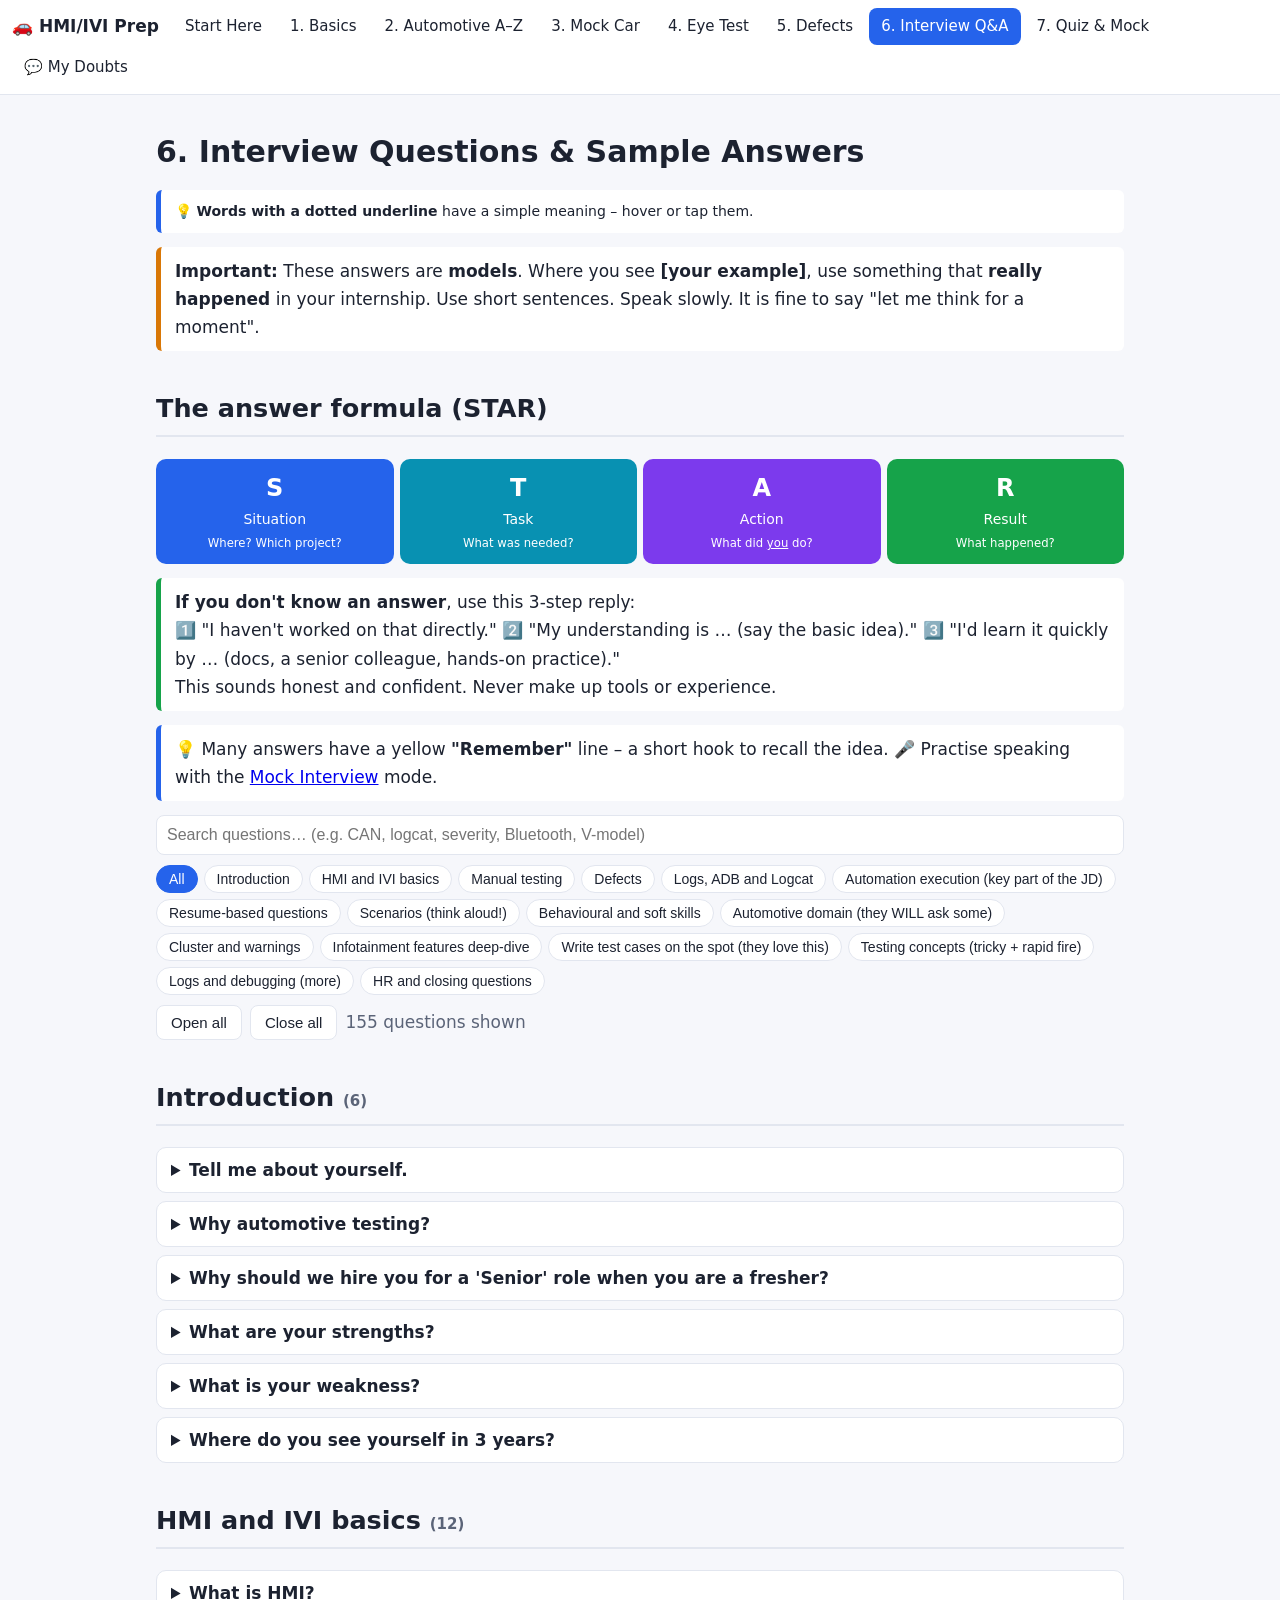
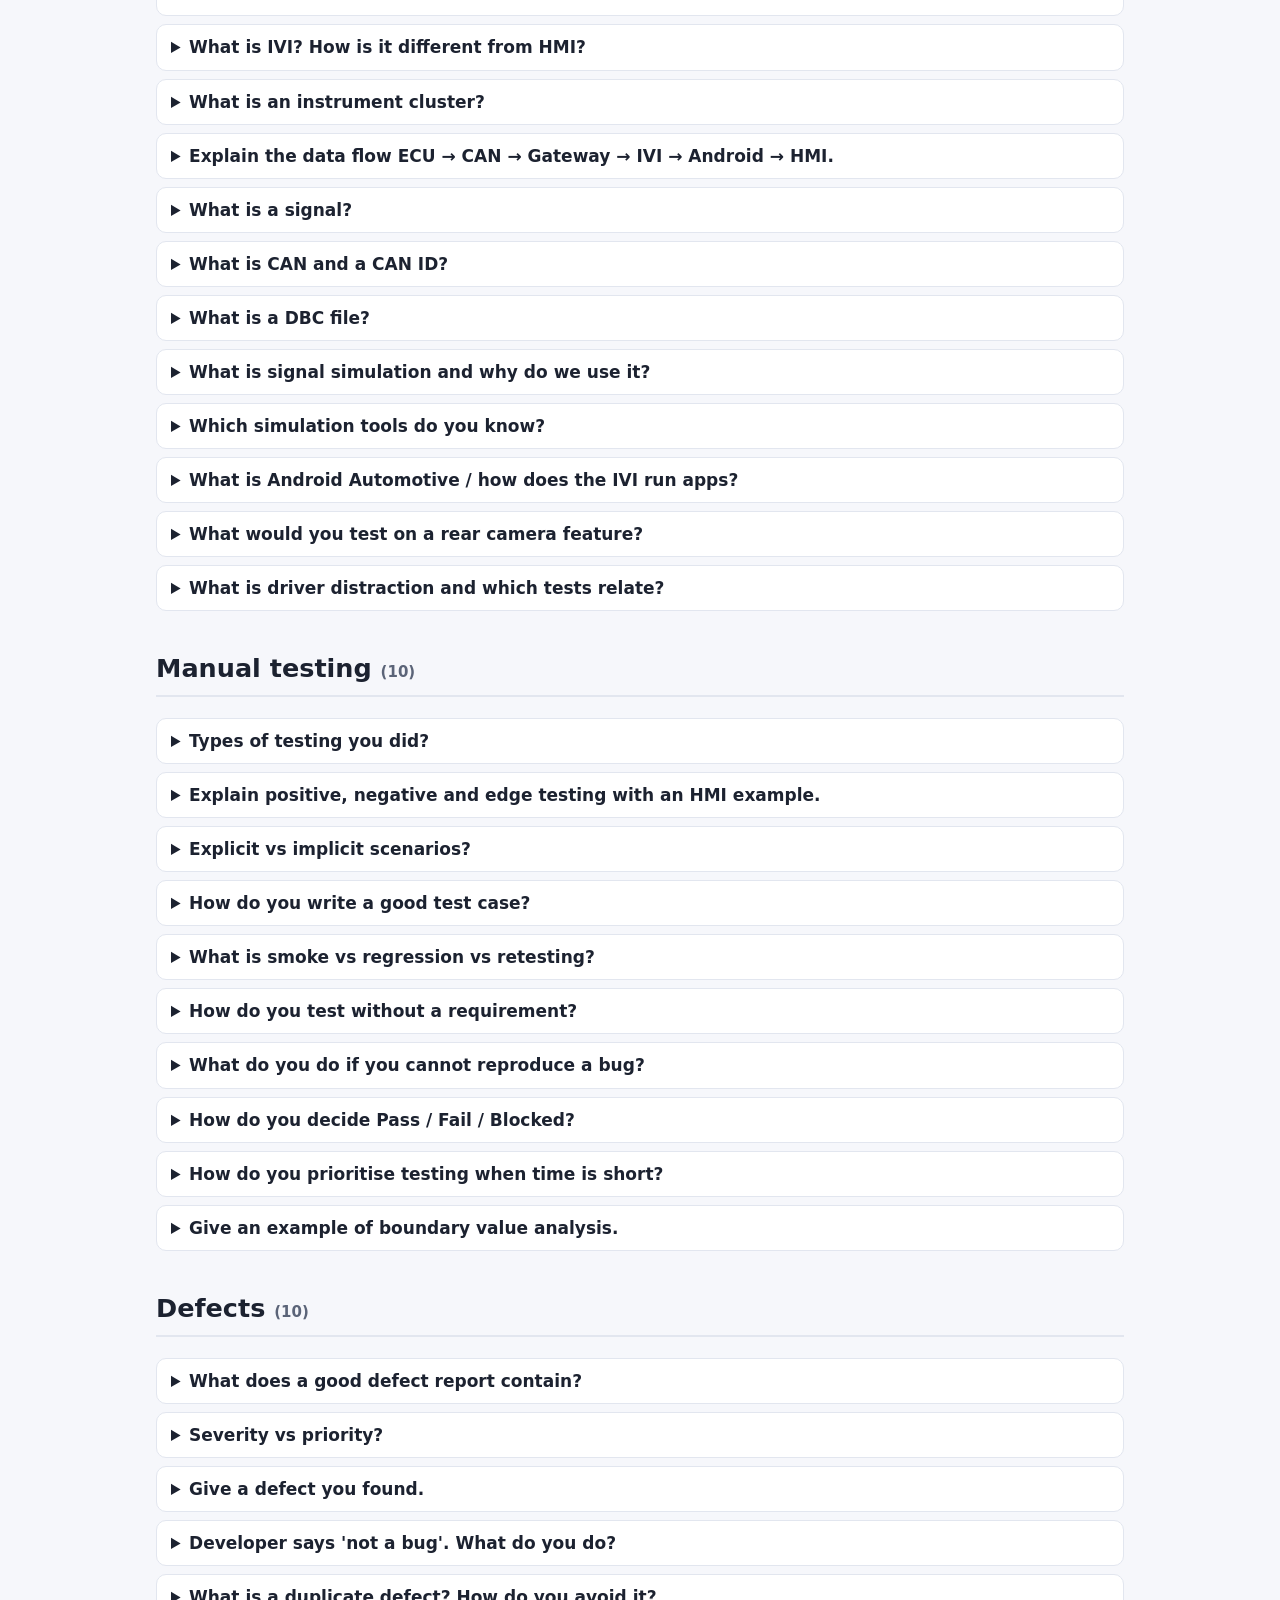
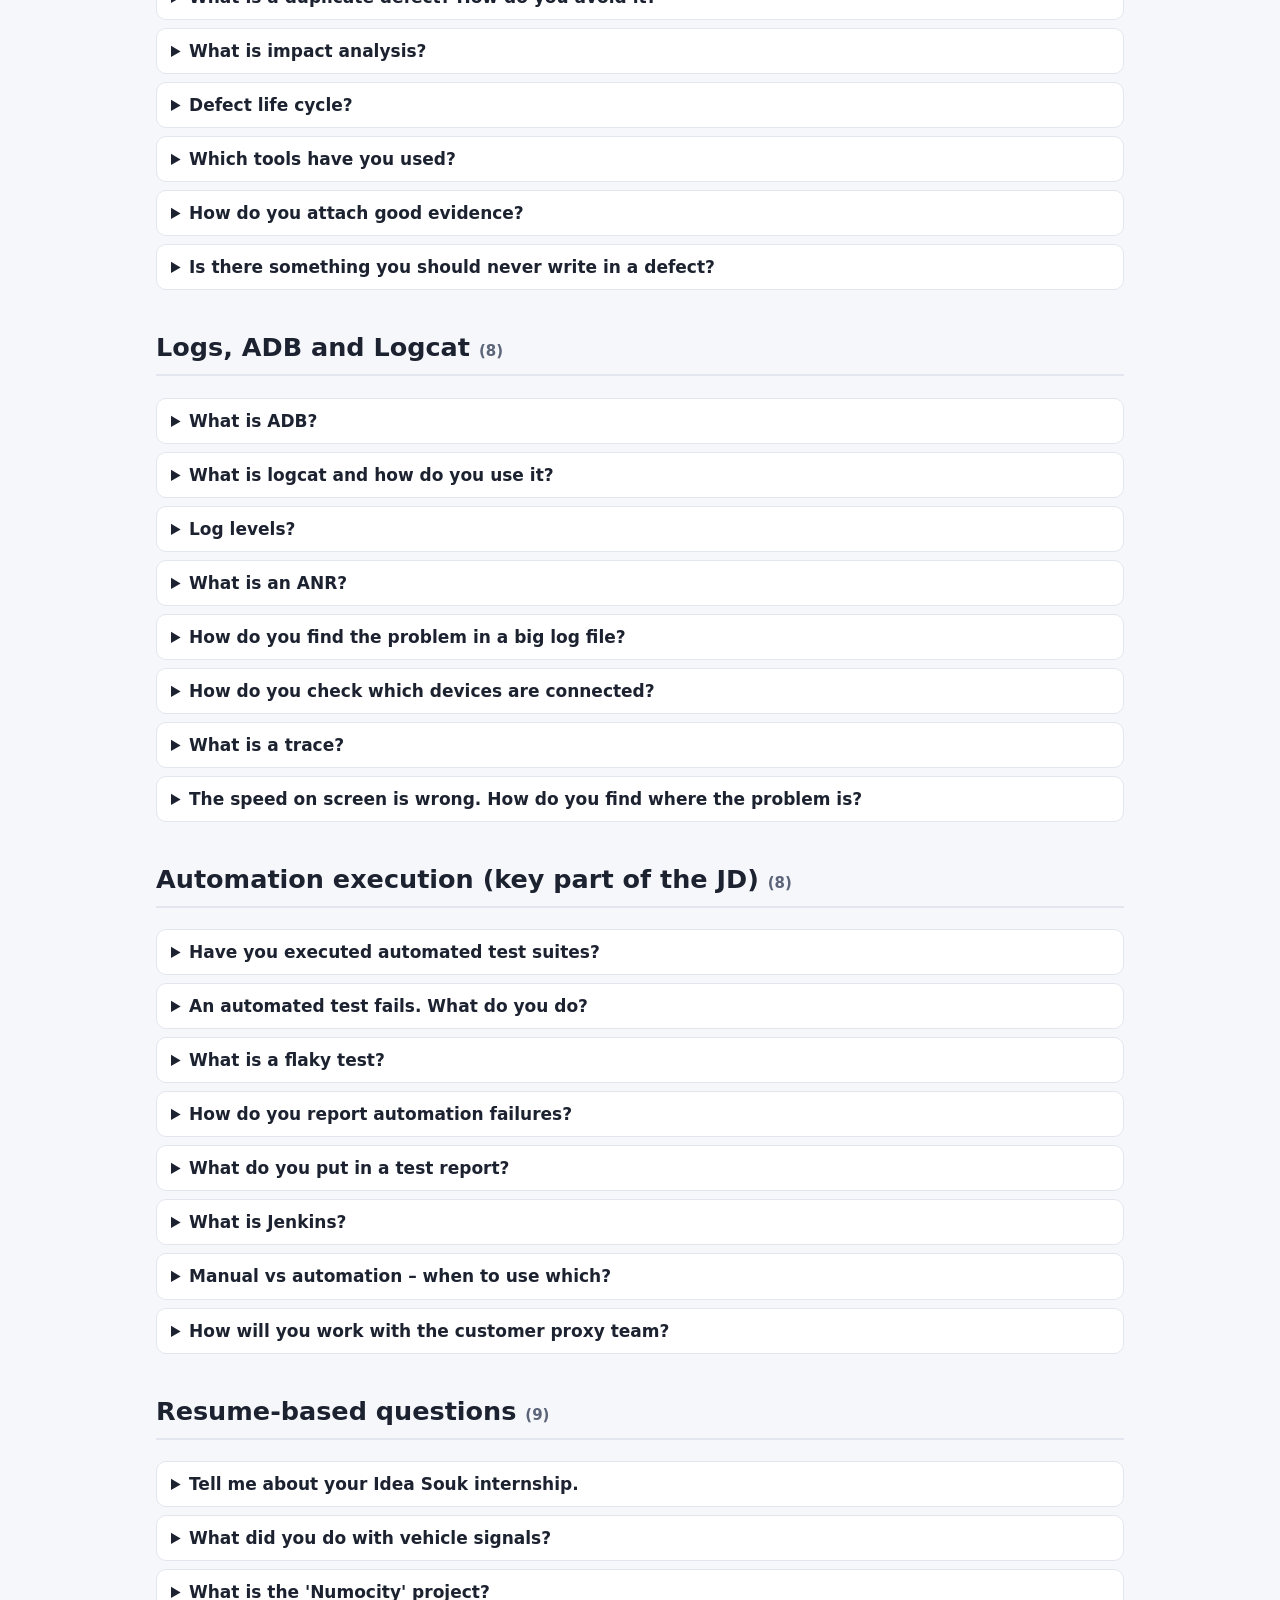
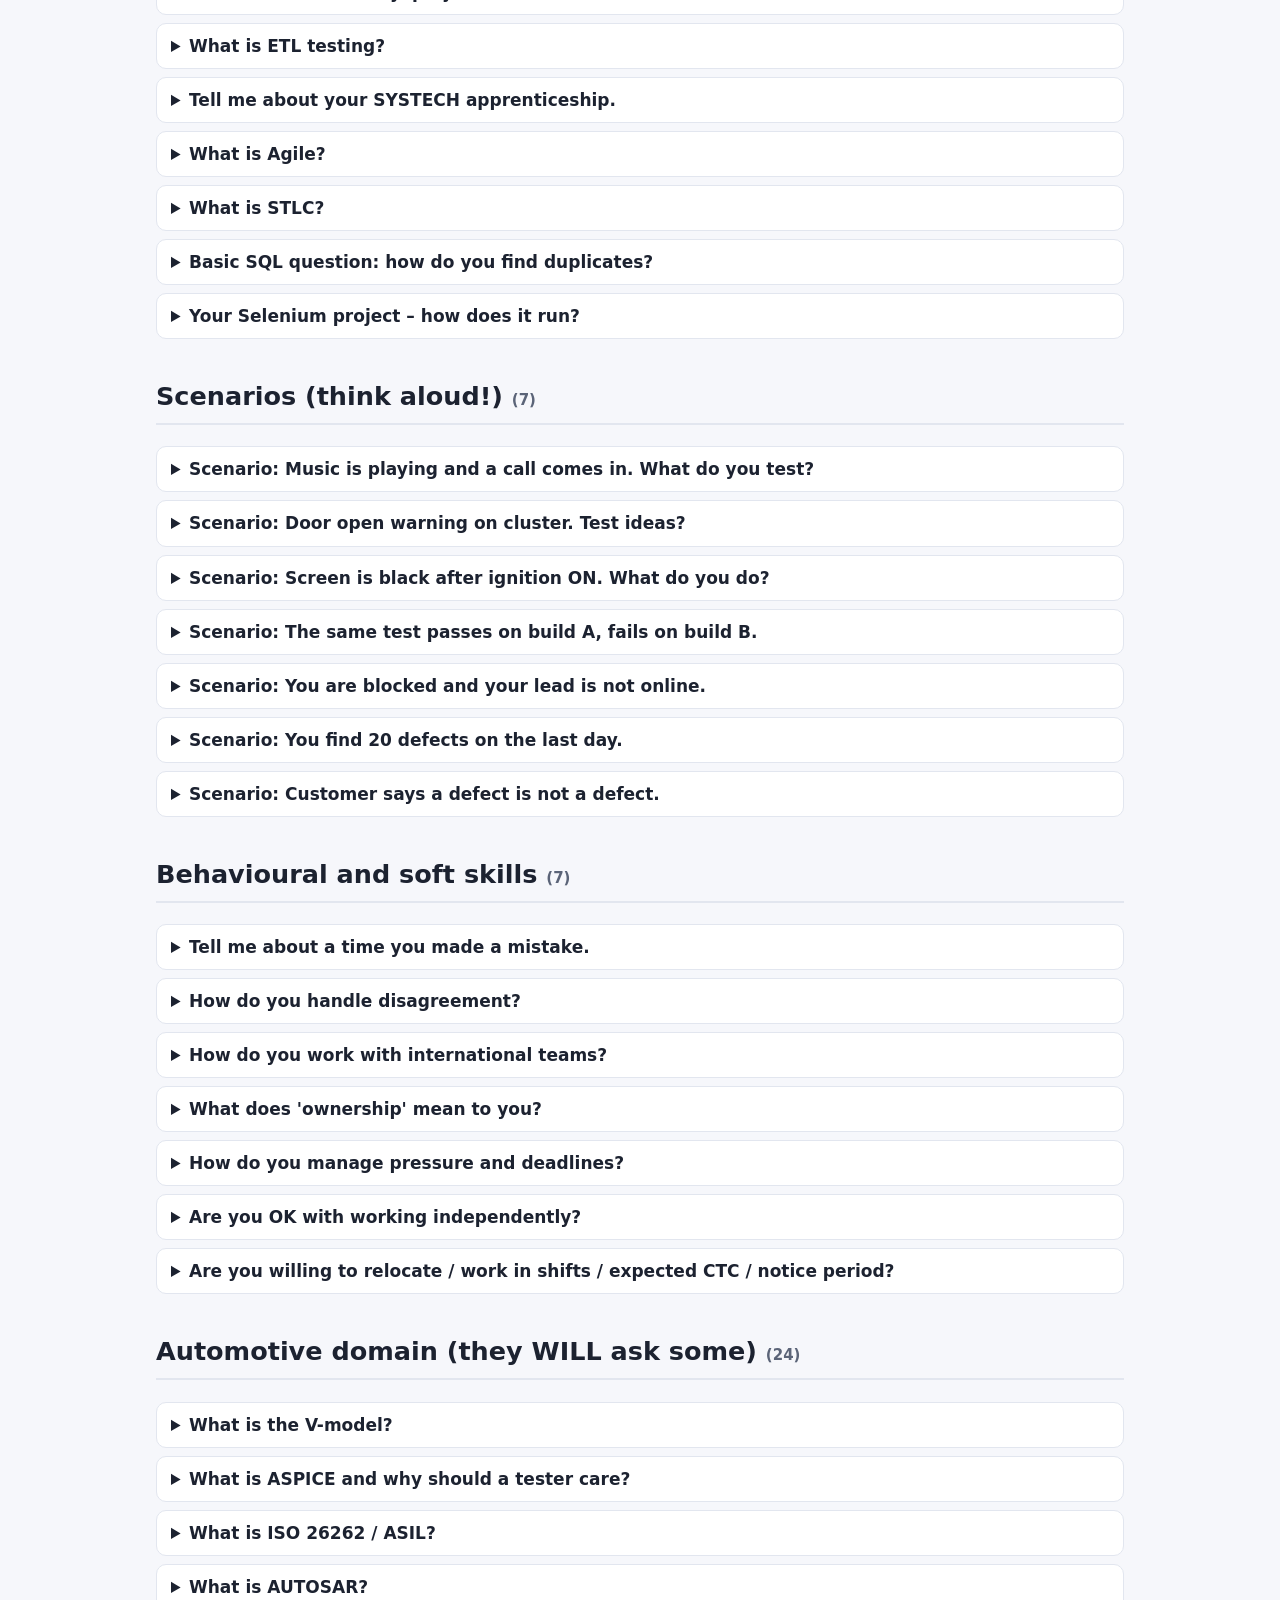
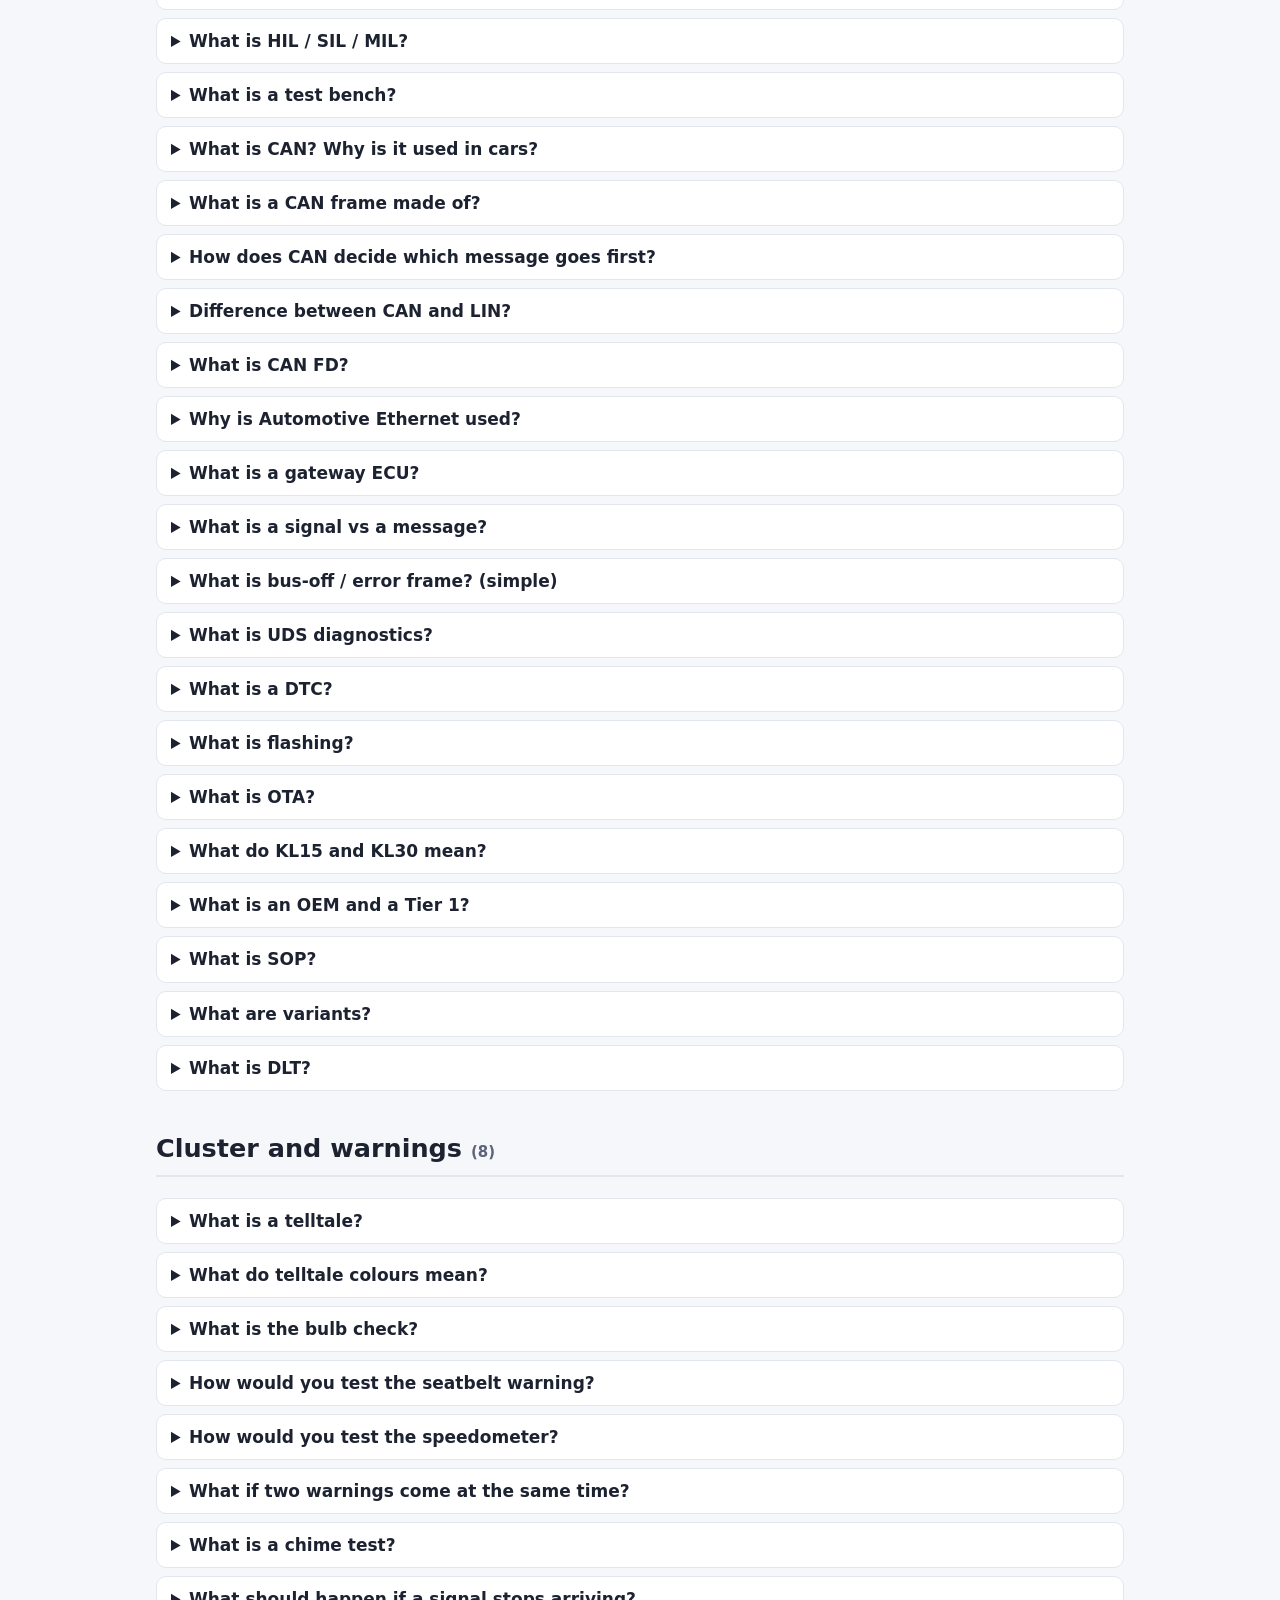
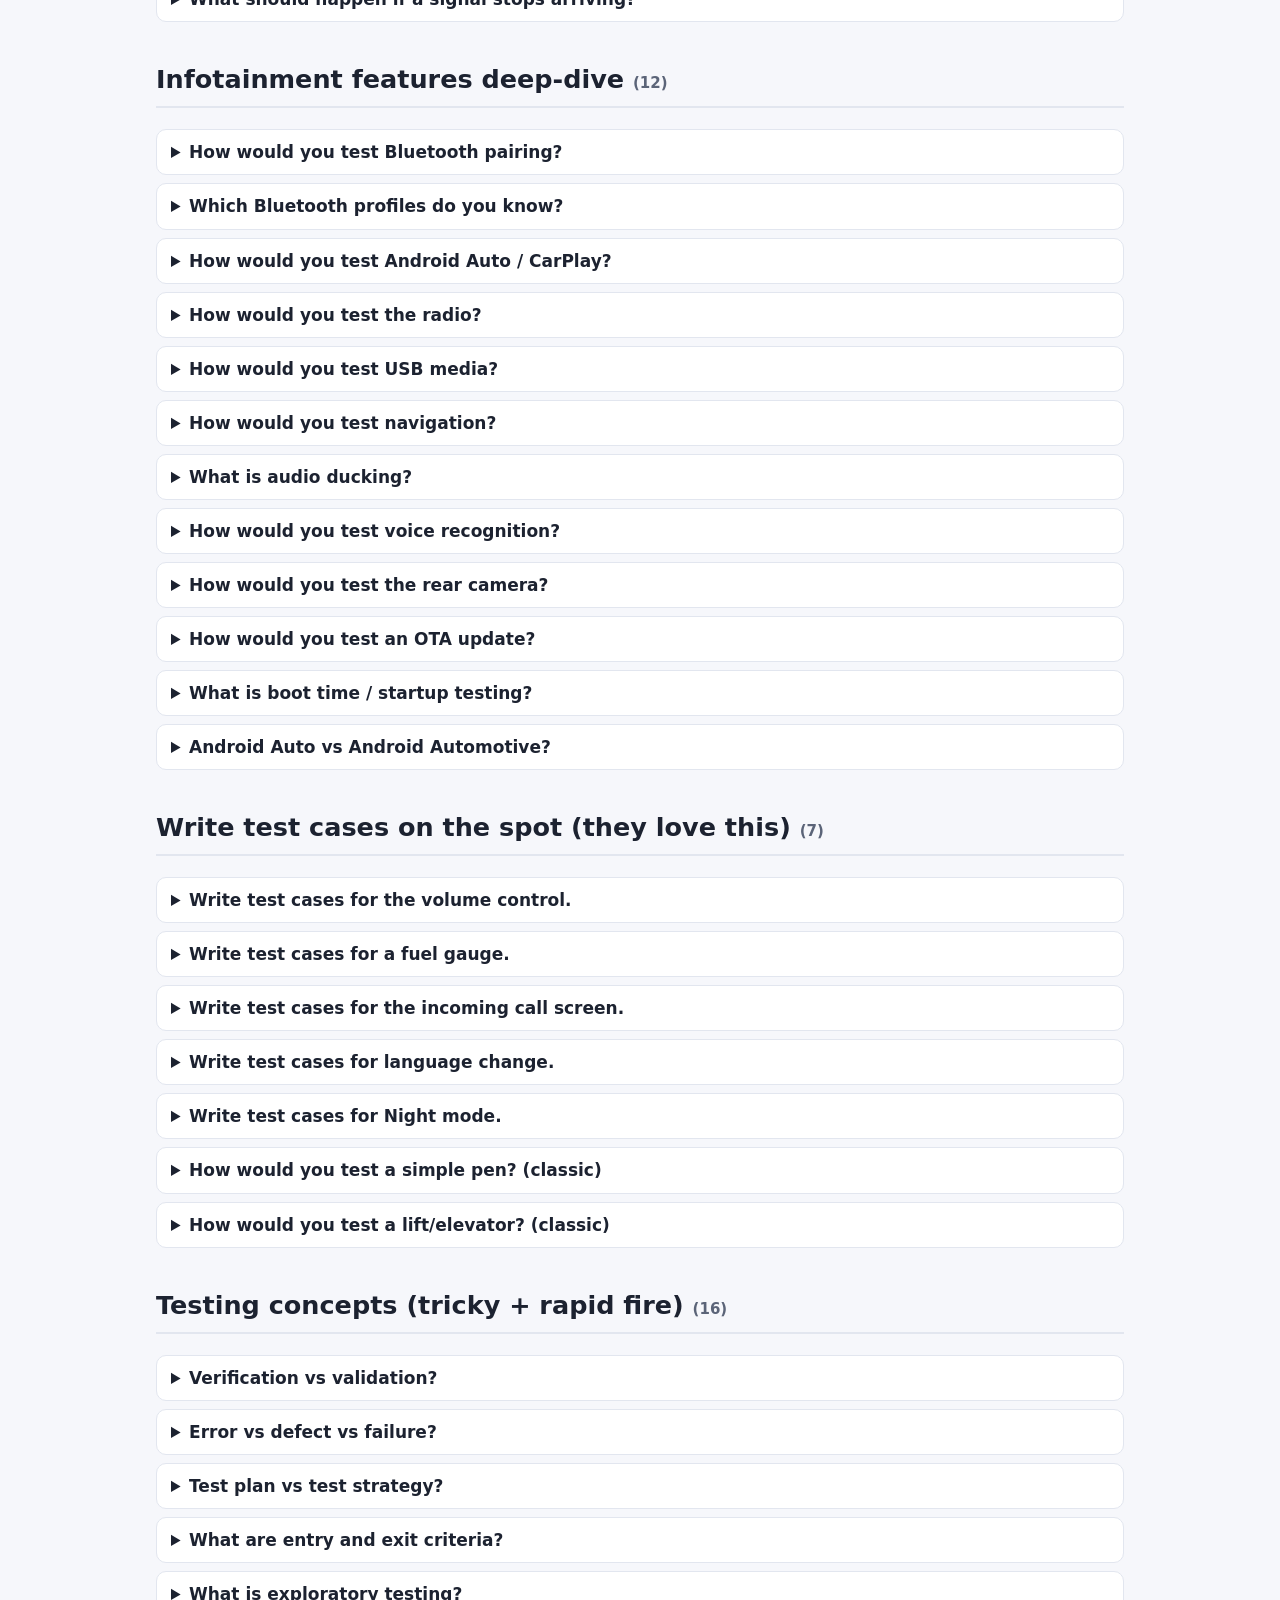
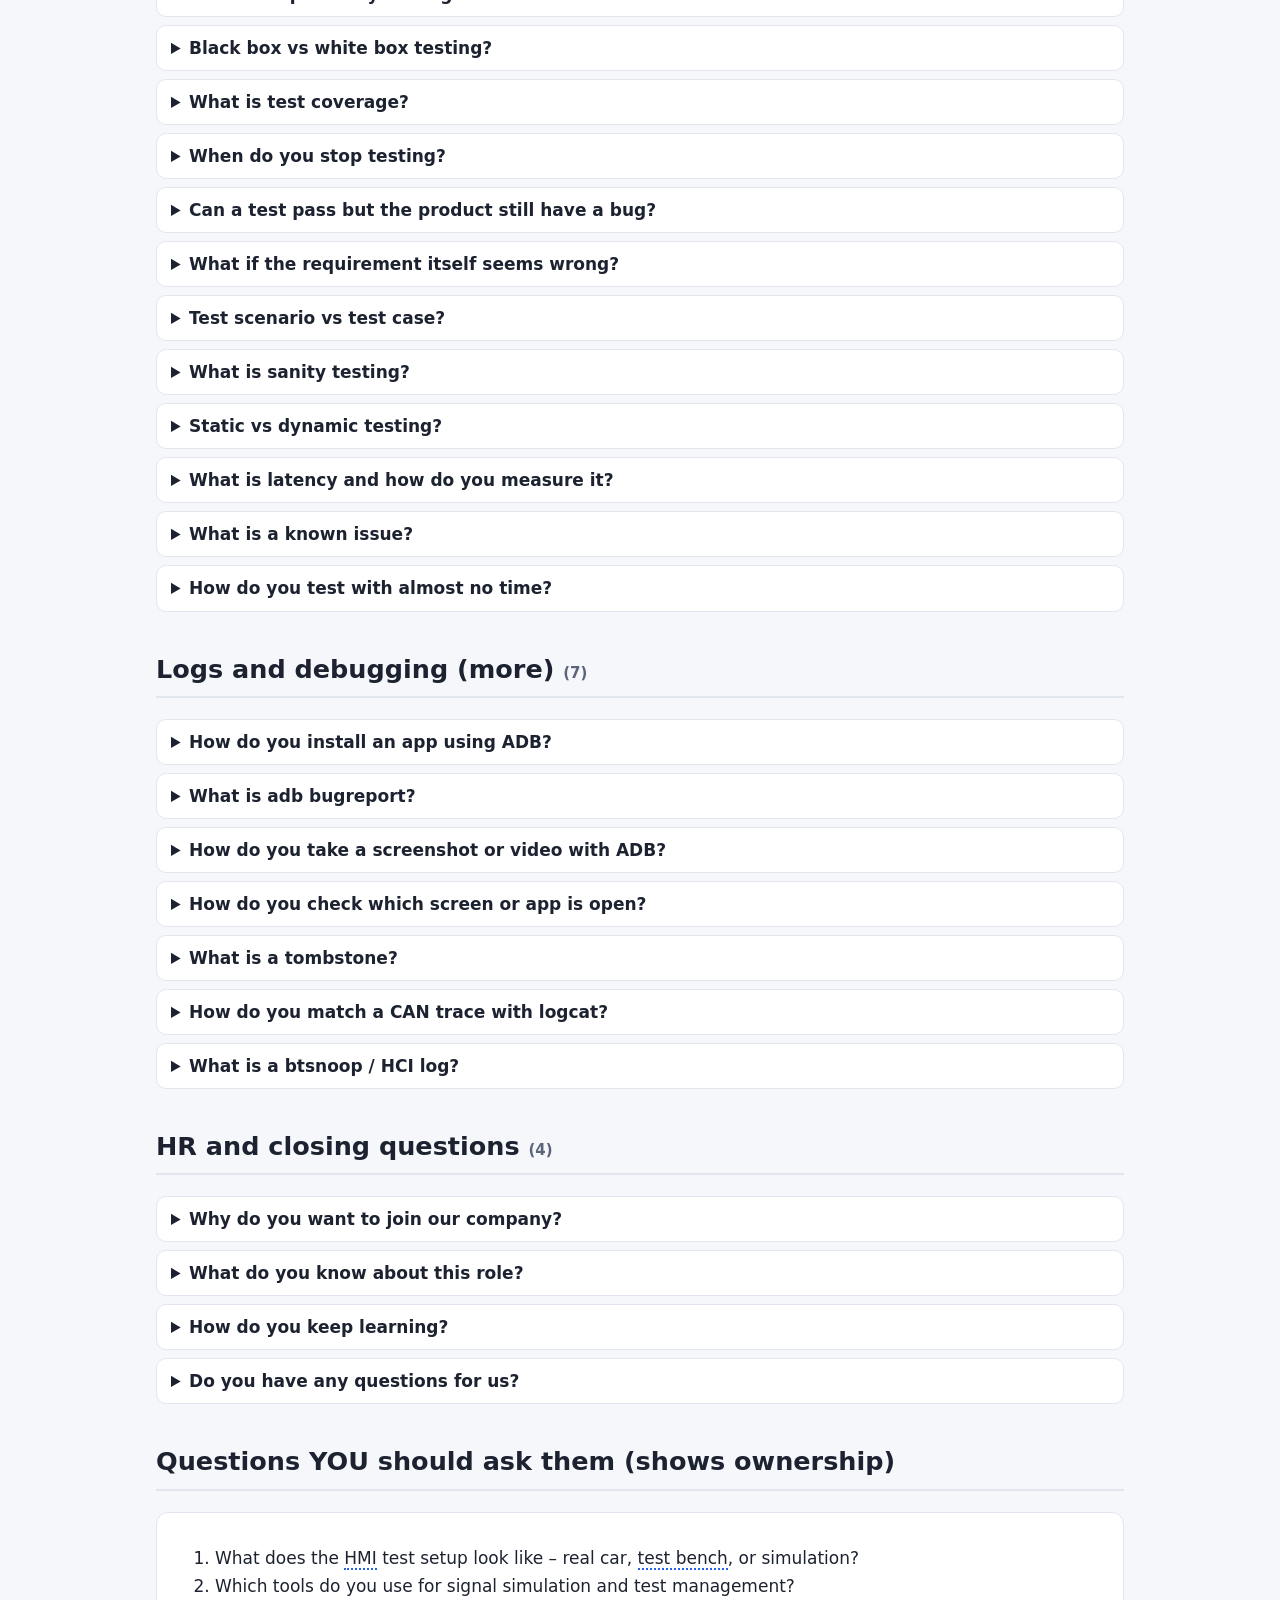
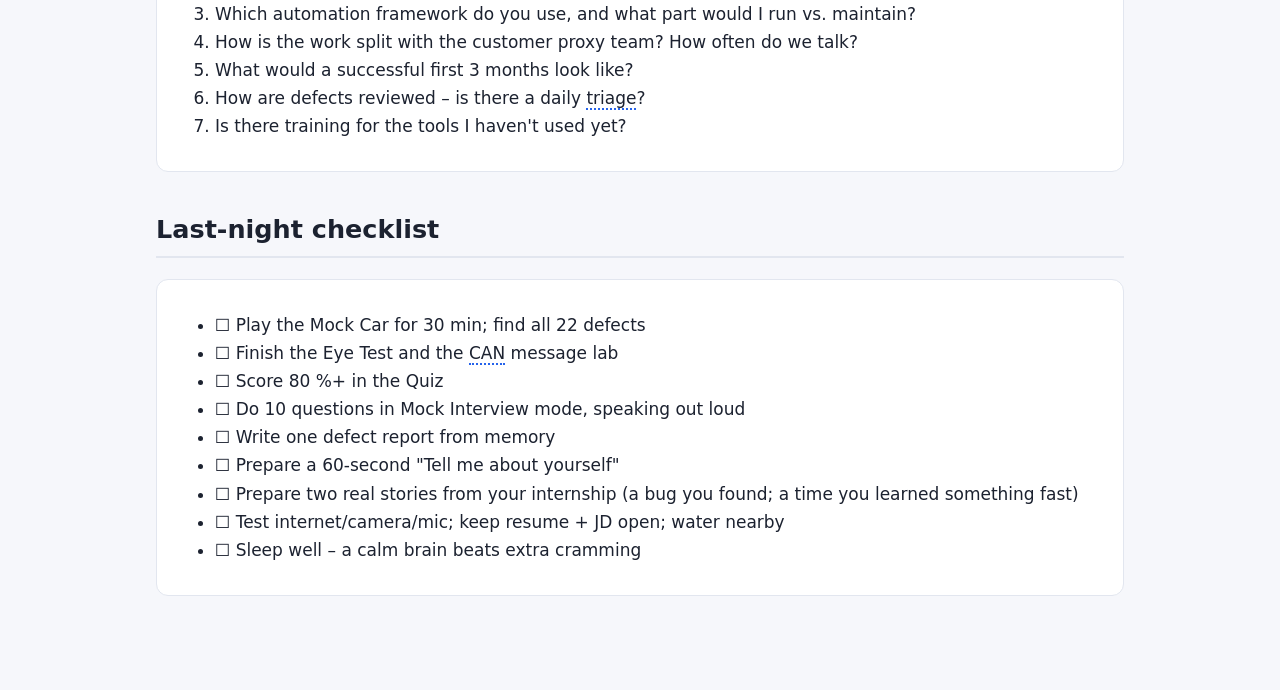
<file: interview.html>
<!doctype html><html lang="en"><head><meta charset="utf-8"><meta name="viewport" content="width=device-width,initial-scale=1"><title>Interview Q and A</title><link rel="stylesheet" href="style.css">
<style>
.chips{display:flex;flex-wrap:wrap;gap:6px;margin:10px 0}
.chips button{border:1px solid var(--line);background:var(--card);color:var(--ink);border-radius:99px;padding:5px 12px;cursor:pointer;font-size:14px}
.chips button.on{background:var(--brand);color:#fff;border-color:var(--brand)}
.hook{background:rgba(245,158,11,.14);border-radius:8px;padding:6px 10px;font-size:15px;margin-top:6px}
details p{margin:8px 0}
.star{display:grid;grid-template-columns:repeat(4,1fr);gap:6px;margin:10px 0}
.star div{border-radius:10px;padding:10px;color:#fff;text-align:center;font-size:14px}
.star b{display:block;font-size:24px}
@media(max-width:600px){.star{grid-template-columns:repeat(2,1fr)}}
</style></head><body><main>
<h1>6. Interview Questions &amp; Sample Answers</h1>
<div class="tip warn"><b>Important:</b> These answers are <b>models</b>. Where you see <b>[your example]</b>, use something that <b>really happened</b> in your internship. Use short sentences. Speak slowly. It is fine to say "let me think for a moment".</div>

<h2>The answer formula (STAR)</h2>
<div class="star">
<div style="background:#2563eb"><b>S</b>Situation<br><small>Where? Which project?</small></div>
<div style="background:#0891b2"><b>T</b>Task<br><small>What was needed?</small></div>
<div style="background:#7c3aed"><b>A</b>Action<br><small>What did <u>you</u> do?</small></div>
<div style="background:#16a34a"><b>R</b>Result<br><small>What happened?</small></div>
</div>
<div class="tip good"><b>If you don't know an answer</b>, use this 3-step reply:<br>1️⃣ "I haven't worked on that directly." 2️⃣ "My understanding is … (say the basic idea)." 3️⃣ "I'd learn it quickly by … (docs, a senior colleague, hands-on practice)."<br>This sounds honest and confident. Never make up tools or experience.</div>
<div class="tip">💡 Many answers have a yellow <b>"Remember"</b> line – a short hook to recall the idea. 🎤 Practise speaking with the <a href="quiz.html#mock">Mock Interview</a> mode.</div>

<input type="search" id="q" placeholder="Search questions… (e.g. CAN, logcat, severity, Bluetooth, V-model)">
<div class="chips" id="chips"></div>
<div class="row" style="display:flex;gap:8px;flex-wrap:wrap"><button class="btn alt" onclick="toggleAll(true)">Open all</button><button class="btn alt" onclick="toggleAll(false)">Close all</button> <span id="cnt" style="align-self:center;color:var(--muted)"></span></div>
<div id="out"></div>

<h2>Questions YOU should ask them (shows ownership)</h2>
<div class="card"><ol>
<li>What does the HMI test setup look like – real car, test bench, or simulation?</li>
<li>Which tools do you use for signal simulation and test management?</li>
<li>Which automation framework do you use, and what part would I run vs. maintain?</li>
<li>How is the work split with the customer proxy team? How often do we talk?</li>
<li>What would a successful first 3 months look like?</li>
<li>How are defects reviewed – is there a daily triage?</li>
<li>Is there training for the tools I haven't used yet?</li>
</ol></div>

<h2>Last-night checklist</h2>
<div class="card"><ul>
<li>☐ Play the Mock Car for 30 min; find all 22 defects</li>
<li>☐ Finish the Eye Test and the CAN message lab</li>
<li>☐ Score 80 %+ in the Quiz</li>
<li>☐ Do 10 questions in Mock Interview mode, speaking out loud</li>
<li>☐ Write one defect report from memory</li>
<li>☐ Prepare a 60-second "Tell me about yourself"</li>
<li>☐ Prepare two real stories from your internship (a bug you found; a time you learned something fast)</li>
<li>☐ Test internet/camera/mic; keep resume + JD open; water nearby</li>
<li>☐ Sleep well – a calm brain beats extra cramming</li></ul></div>
</main><script src="nav.js"></script><script src="qa.js"></script><script src="qa-extra.js"></script>
<script>
var out=document.getElementById('out'),cat='All';
var cats=['All'].concat(Q.map(function(s){return s[0]}));
document.getElementById('chips').innerHTML=cats.map(function(c){return '<button data-c="'+c+'">'+c+'</button>'}).join('');
document.getElementById('chips').onclick=function(e){var b=e.target.closest('button');if(!b)return;cat=b.dataset.c;draw()};
function draw(){var f=document.getElementById('q').value.toLowerCase().trim(),h='',n=0;
 [].forEach.call(document.querySelectorAll('#chips button'),function(b){b.classList.toggle('on',b.dataset.c===cat)});
 Q.forEach(function(s){if(cat!=='All'&&s[0]!==cat)return;var items=s[1].filter(function(x){return !f||(x[0]+' '+x[1]).toLowerCase().indexOf(f)>-1});if(!items.length)return;n+=items.length;
  h+='<h2>'+s[0]+' <small style="color:var(--muted);font-size:15px">('+items.length+')</small></h2>'+items.map(function(x){return '<details><summary>'+x[0]+'</summary><p>'+x[1]+'</p>'+(x[2]?'<div class="hook">💡 <b>Remember:</b> '+x[2]+'</div>':'')+'</details>'}).join('')});
 out.innerHTML=h||'<p>No match.</p>';document.getElementById('cnt').textContent=n+' questions shown';
 [].forEach.call(out.querySelectorAll('details'),function(d){jargonize(d)})}
function toggleAll(o){[].forEach.call(out.querySelectorAll('details'),function(d){d.open=o})}
document.getElementById('q').oninput=draw;draw();
</script></body></html>
</file>
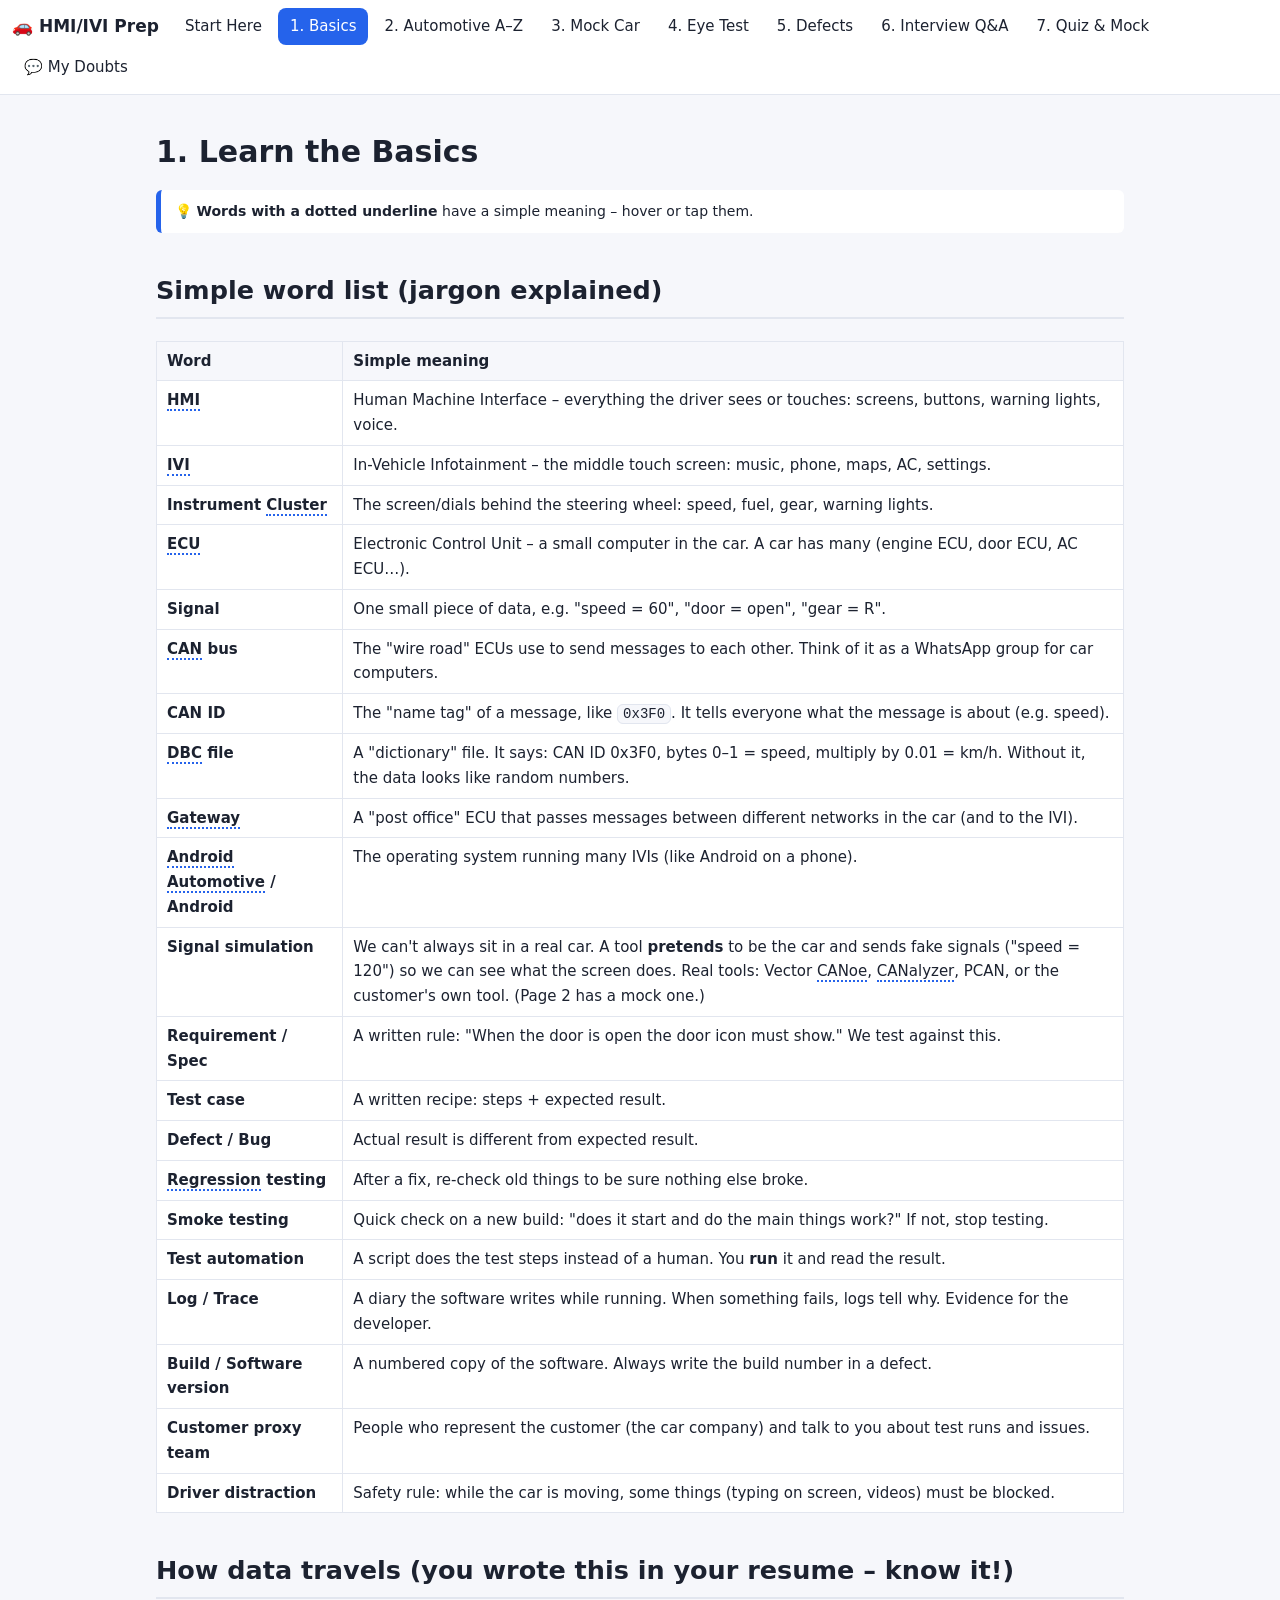
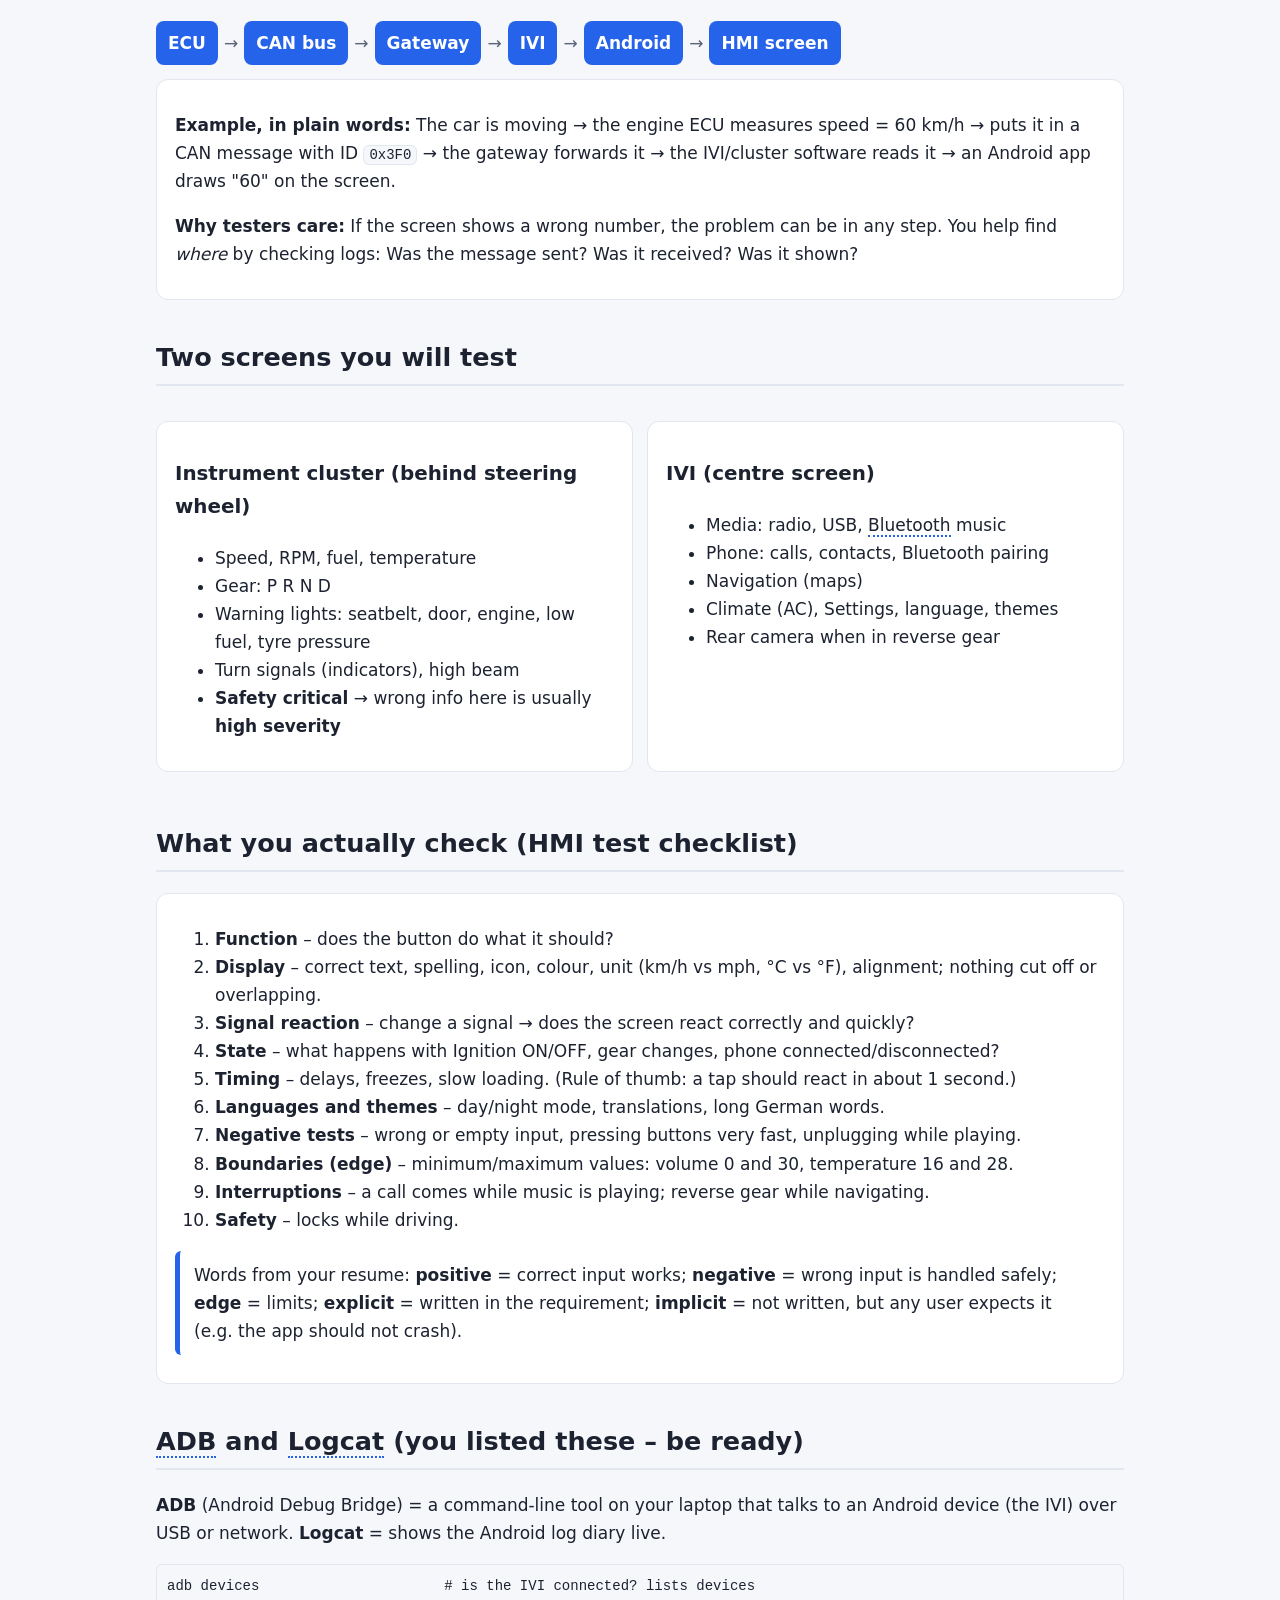
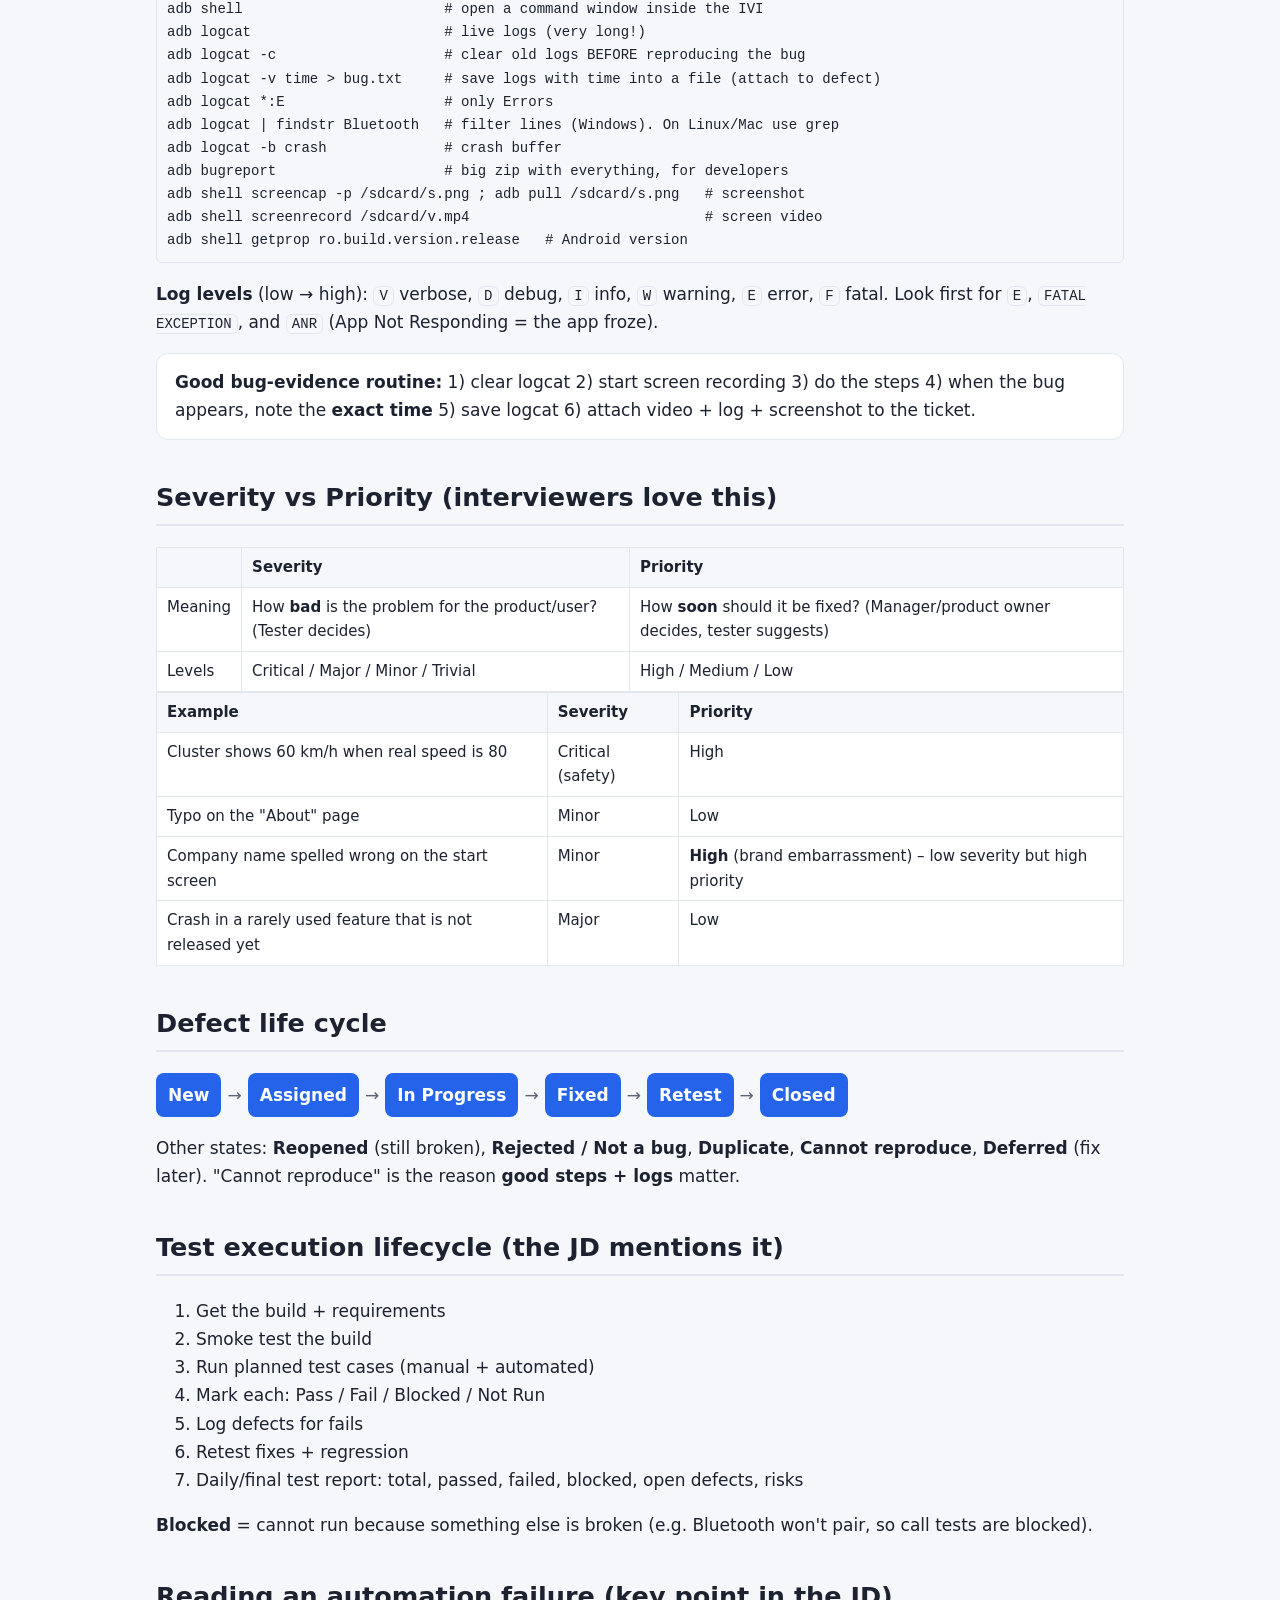
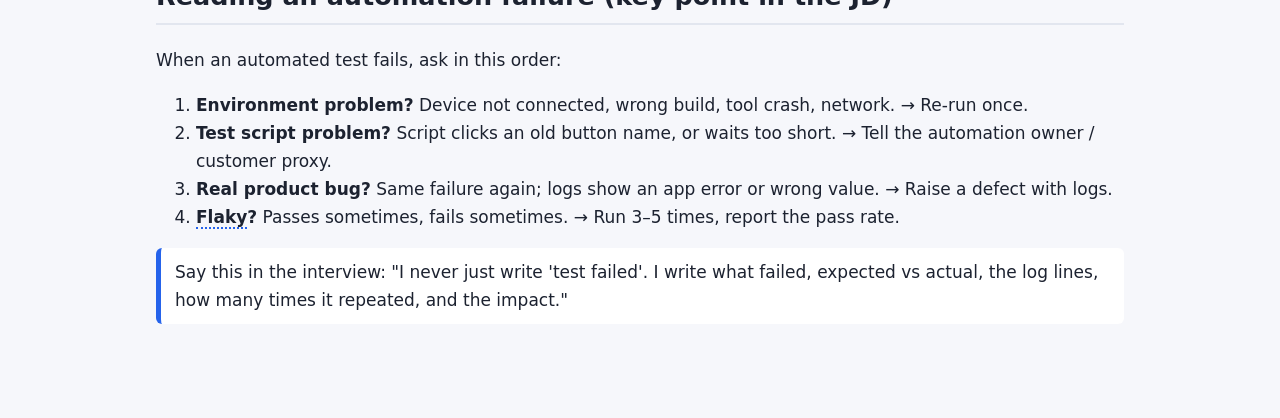
<file: learn.html>
<!doctype html><html lang="en"><head><meta charset="utf-8"><meta name="viewport" content="width=device-width,initial-scale=1"><title>Learn Basics</title><link rel="stylesheet" href="style.css">
<style>.flow{display:flex;flex-wrap:wrap;gap:6px;align-items:center;margin:12px 0}.flow span{background:var(--brand);color:#fff;padding:8px 12px;border-radius:8px;font-weight:600}.flow i{font-style:normal;color:var(--muted)}</style></head><body><main>
<h1>1. Learn the Basics</h1>

<h2>Simple word list (jargon explained)</h2>
<table>
<tr><th>Word</th><th>Simple meaning</th></tr>
<tr><td><b>HMI</b></td><td>Human Machine Interface – everything the driver sees or touches: screens, buttons, warning lights, voice.</td></tr>
<tr><td><b>IVI</b></td><td>In-Vehicle Infotainment – the middle touch screen: music, phone, maps, AC, settings.</td></tr>
<tr><td><b>Instrument Cluster</b></td><td>The screen/dials behind the steering wheel: speed, fuel, gear, warning lights.</td></tr>
<tr><td><b>ECU</b></td><td>Electronic Control Unit – a small computer in the car. A car has many (engine ECU, door ECU, AC ECU…).</td></tr>
<tr><td><b>Signal</b></td><td>One small piece of data, e.g. "speed = 60", "door = open", "gear = R".</td></tr>
<tr><td><b>CAN bus</b></td><td>The "wire road" ECUs use to send messages to each other. Think of it as a WhatsApp group for car computers.</td></tr>
<tr><td><b>CAN ID</b></td><td>The "name tag" of a message, like <code>0x3F0</code>. It tells everyone what the message is about (e.g. speed).</td></tr>
<tr><td><b>DBC file</b></td><td>A "dictionary" file. It says: CAN ID 0x3F0, bytes 0–1 = speed, multiply by 0.01 = km/h. Without it, the data looks like random numbers.</td></tr>
<tr><td><b>Gateway</b></td><td>A "post office" ECU that passes messages between different networks in the car (and to the IVI).</td></tr>
<tr><td><b>Android Automotive / Android</b></td><td>The operating system running many IVIs (like Android on a phone).</td></tr>
<tr><td><b>Signal simulation</b></td><td>We can't always sit in a real car. A tool <b>pretends</b> to be the car and sends fake signals ("speed = 120") so we can see what the screen does. Real tools: Vector CANoe, CANalyzer, PCAN, or the customer's own tool. (Page 2 has a mock one.)</td></tr>
<tr><td><b>Requirement / Spec</b></td><td>A written rule: "When the door is open the door icon must show." We test against this.</td></tr>
<tr><td><b>Test case</b></td><td>A written recipe: steps + expected result.</td></tr>
<tr><td><b>Defect / Bug</b></td><td>Actual result is different from expected result.</td></tr>
<tr><td><b>Regression testing</b></td><td>After a fix, re-check old things to be sure nothing else broke.</td></tr>
<tr><td><b>Smoke testing</b></td><td>Quick check on a new build: "does it start and do the main things work?" If not, stop testing.</td></tr>
<tr><td><b>Test automation</b></td><td>A script does the test steps instead of a human. You <b>run</b> it and read the result.</td></tr>
<tr><td><b>Log / Trace</b></td><td>A diary the software writes while running. When something fails, logs tell why. Evidence for the developer.</td></tr>
<tr><td><b>Build / Software version</b></td><td>A numbered copy of the software. Always write the build number in a defect.</td></tr>
<tr><td><b>Customer proxy team</b></td><td>People who represent the customer (the car company) and talk to you about test runs and issues.</td></tr>
<tr><td><b>Driver distraction</b></td><td>Safety rule: while the car is moving, some things (typing on screen, videos) must be blocked.</td></tr>
</table>

<h2>How data travels (you wrote this in your resume – know it!)</h2>
<div class="flow"><span>ECU</span><i>→</i><span>CAN bus</span><i>→</i><span>Gateway</span><i>→</i><span>IVI</span><i>→</i><span>Android</span><i>→</i><span>HMI screen</span></div>
<div class="card"><p><b>Example, in plain words:</b> The car is moving → the engine ECU measures speed = 60 km/h → puts it in a CAN message with ID <code>0x3F0</code> → the gateway forwards it → the IVI/cluster software reads it → an Android app draws "60" on the screen.</p>
<p><b>Why testers care:</b> If the screen shows a wrong number, the problem can be in any step. You help find <i>where</i> by checking logs: Was the message sent? Was it received? Was it shown?</p></div>

<h2>Two screens you will test</h2>
<div class="grid">
<div class="card"><h3>Instrument cluster (behind steering wheel)</h3><ul><li>Speed, RPM, fuel, temperature</li><li>Gear: P R N D</li><li>Warning lights: seatbelt, door, engine, low fuel, tyre pressure</li><li>Turn signals (indicators), high beam</li><li><b>Safety critical</b> → wrong info here is usually <b>high severity</b></li></ul></div>
<div class="card"><h3>IVI (centre screen)</h3><ul><li>Media: radio, USB, Bluetooth music</li><li>Phone: calls, contacts, Bluetooth pairing</li><li>Navigation (maps)</li><li>Climate (AC), Settings, language, themes</li><li>Rear camera when in reverse gear</li></ul></div>
</div>

<h2>What you actually check (HMI test checklist)</h2>
<div class="card"><ol>
<li><b>Function</b> – does the button do what it should?</li>
<li><b>Display</b> – correct text, spelling, icon, colour, unit (km/h vs mph, °C vs °F), alignment; nothing cut off or overlapping.</li>
<li><b>Signal reaction</b> – change a signal → does the screen react correctly and quickly?</li>
<li><b>State</b> – what happens with Ignition ON/OFF, gear changes, phone connected/disconnected?</li>
<li><b>Timing</b> – delays, freezes, slow loading. (Rule of thumb: a tap should react in about 1 second.)</li>
<li><b>Languages and themes</b> – day/night mode, translations, long German words.</li>
<li><b>Negative tests</b> – wrong or empty input, pressing buttons very fast, unplugging while playing.</li>
<li><b>Boundaries (edge)</b> – minimum/maximum values: volume 0 and 30, temperature 16 and 28.</li>
<li><b>Interruptions</b> – a call comes while music is playing; reverse gear while navigating.</li>
<li><b>Safety</b> – locks while driving.</li>
</ol>
<div class="tip">Words from your resume: <b>positive</b> = correct input works; <b>negative</b> = wrong input is handled safely; <b>edge</b> = limits; <b>explicit</b> = written in the requirement; <b>implicit</b> = not written, but any user expects it (e.g. the app should not crash).</div></div>

<h2>ADB and Logcat (you listed these – be ready)</h2>
<p><b>ADB</b> (Android Debug Bridge) = a command-line tool on your laptop that talks to an Android device (the IVI) over USB or network. <b>Logcat</b> = shows the Android log diary live.</p>
<pre>adb devices                      # is the IVI connected? lists devices
adb shell                        # open a command window inside the IVI
adb logcat                       # live logs (very long!)
adb logcat -c                    # clear old logs BEFORE reproducing the bug
adb logcat -v time > bug.txt     # save logs with time into a file (attach to defect)
adb logcat *:E                   # only Errors
adb logcat | findstr Bluetooth   # filter lines (Windows). On Linux/Mac use grep
adb logcat -b crash              # crash buffer
adb bugreport                    # big zip with everything, for developers
adb shell screencap -p /sdcard/s.png ; adb pull /sdcard/s.png   # screenshot
adb shell screenrecord /sdcard/v.mp4                            # screen video
adb shell getprop ro.build.version.release   # Android version</pre>
<p><b>Log levels</b> (low → high): <code>V</code> verbose, <code>D</code> debug, <code>I</code> info, <code>W</code> warning, <code>E</code> error, <code>F</code> fatal. Look first for <code>E</code>, <code>FATAL EXCEPTION</code>, and <code>ANR</code> (App Not Responding = the app froze).</p>
<div class="card"><b>Good bug-evidence routine:</b> 1) clear logcat 2) start screen recording 3) do the steps 4) when the bug appears, note the <b>exact time</b> 5) save logcat 6) attach video + log + screenshot to the ticket.</div>

<h2>Severity vs Priority (interviewers love this)</h2>
<table><tr><th></th><th>Severity</th><th>Priority</th></tr>
<tr><td>Meaning</td><td>How <b>bad</b> is the problem for the product/user? (Tester decides)</td><td>How <b>soon</b> should it be fixed? (Manager/product owner decides, tester suggests)</td></tr>
<tr><td>Levels</td><td>Critical / Major / Minor / Trivial</td><td>High / Medium / Low</td></tr></table>
<table><tr><th>Example</th><th>Severity</th><th>Priority</th></tr>
<tr><td>Cluster shows 60 km/h when real speed is 80</td><td>Critical (safety)</td><td>High</td></tr>
<tr><td>Typo on the "About" page</td><td>Minor</td><td>Low</td></tr>
<tr><td>Company name spelled wrong on the start screen</td><td>Minor</td><td><b>High</b> (brand embarrassment) – low severity but high priority</td></tr>
<tr><td>Crash in a rarely used feature that is not released yet</td><td>Major</td><td>Low</td></tr></table>

<h2>Defect life cycle</h2>
<div class="flow"><span>New</span><i>→</i><span>Assigned</span><i>→</i><span>In Progress</span><i>→</i><span>Fixed</span><i>→</i><span>Retest</span><i>→</i><span>Closed</span></div>
<p>Other states: <b>Reopened</b> (still broken), <b>Rejected / Not a bug</b>, <b>Duplicate</b>, <b>Cannot reproduce</b>, <b>Deferred</b> (fix later). "Cannot reproduce" is the reason <b>good steps + logs</b> matter.</p>

<h2>Test execution lifecycle (the JD mentions it)</h2>
<ol><li>Get the build + requirements</li><li>Smoke test the build</li><li>Run planned test cases (manual + automated)</li><li>Mark each: Pass / Fail / Blocked / Not Run</li><li>Log defects for fails</li><li>Retest fixes + regression</li><li>Daily/final test report: total, passed, failed, blocked, open defects, risks</li></ol>
<p><b>Blocked</b> = cannot run because something else is broken (e.g. Bluetooth won't pair, so call tests are blocked).</p>

<h2>Reading an automation failure (key point in the JD)</h2>
<p>When an automated test fails, ask in this order:</p>
<ol><li><b>Environment problem?</b> Device not connected, wrong build, tool crash, network. → Re-run once.</li><li><b>Test script problem?</b> Script clicks an old button name, or waits too short. → Tell the automation owner / customer proxy.</li><li><b>Real product bug?</b> Same failure again; logs show an app error or wrong value. → Raise a defect with logs.</li><li><b>Flaky?</b> Passes sometimes, fails sometimes. → Run 3–5 times, report the pass rate.</li></ol>
<div class="tip">Say this in the interview: "I never just write 'test failed'. I write what failed, expected vs actual, the log lines, how many times it repeated, and the impact."</div>
</main><script src="nav.js"></script></body></html>
</file>
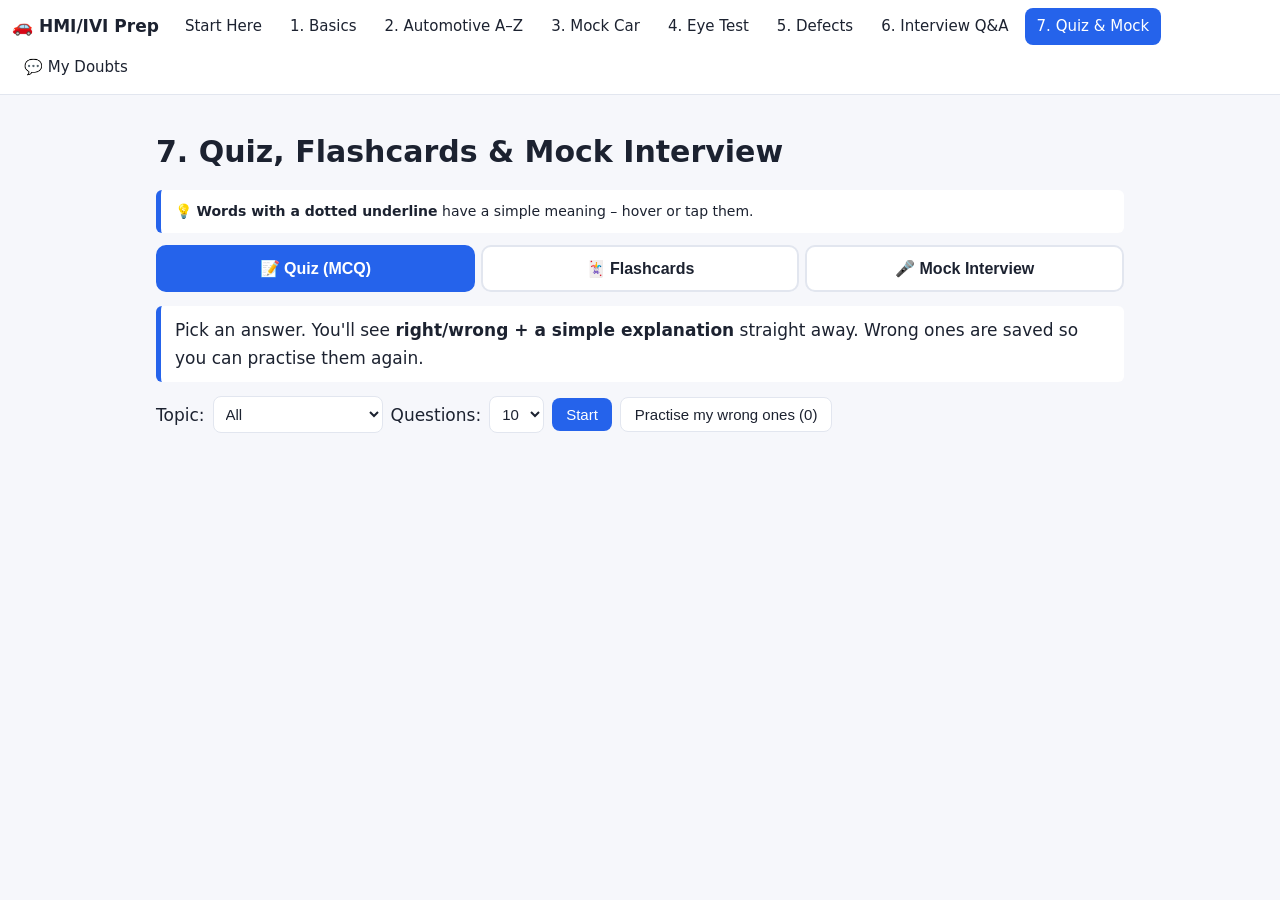
<file: quiz.html>
<!doctype html><html lang="en"><head><meta charset="utf-8"><meta name="viewport" content="width=device-width,initial-scale=1"><title>Quiz and Mock Interview</title><link rel="stylesheet" href="style.css">
<style>
.tabs{display:flex;gap:6px;flex-wrap:wrap;margin:10px 0}
.tabs button{flex:1;min-width:150px;padding:12px;border-radius:10px;border:2px solid var(--line);background:var(--card);color:var(--ink);font-size:16px;font-weight:700;cursor:pointer}
.tabs button.on{background:var(--brand);border-color:var(--brand);color:#fff}
.pane{display:none}.pane.on{display:block}
.qbox{background:var(--card);border:1px solid var(--line);border-radius:14px;padding:18px}
.qtext{font-size:20px;font-weight:600;margin-bottom:12px}
.opt{display:block;width:100%;text-align:left;padding:12px 14px;margin:8px 0;border-radius:10px;border:2px solid var(--line);background:var(--bg);color:var(--ink);font-size:16px;cursor:pointer}
.opt:hover{border-color:var(--brand)}
.opt.right{border-color:var(--ok);background:rgba(22,163,74,.15)}
.opt.wrong{border-color:var(--bad);background:rgba(220,38,38,.12)}
.expl{margin-top:10px;padding:10px 14px;border-radius:10px;background:rgba(37,99,235,.1);border-left:5px solid var(--brand)}
.prog{height:10px;background:var(--line);border-radius:6px;overflow:hidden;margin:8px 0}.prog i{display:block;height:100%;background:var(--brand);transition:width .3s}
.sel{display:flex;gap:8px;flex-wrap:wrap;align-items:center;margin:8px 0}
.sel select{padding:8px;border-radius:8px;border:1px solid var(--line);background:var(--card);color:var(--ink);font-size:15px}
.big{font-size:44px;font-weight:800;text-align:center}
.flash{perspective:1000px;height:240px;cursor:pointer;margin:10px 0}
.flash .in{position:relative;width:100%;height:100%;transition:transform .5s;transform-style:preserve-3d}
.flash.flip .in{transform:rotateY(180deg)}
.flash .f,.flash .b{position:absolute;inset:0;backface-visibility:hidden;border-radius:16px;display:flex;align-items:center;justify-content:center;padding:20px;text-align:center}
.flash .f{background:linear-gradient(135deg,#2563eb,#7c3aed);color:#fff;font-size:34px;font-weight:800}
.flash .b{background:var(--card);border:2px solid var(--brand);transform:rotateY(180deg);font-size:19px}
.mockq{font-size:24px;font-weight:700;margin:12px 0;line-height:1.4}
.timer{font-size:40px;font-weight:800;font-family:Consolas,monospace;text-align:center}
.timer.low{color:var(--bad)}
.ans{display:none}.ans.on{display:block}
.hook{background:rgba(245,158,11,.14);border-radius:8px;padding:6px 10px;margin-top:8px}
</style></head><body><main>
<h1>7. Quiz, Flashcards &amp; Mock Interview</h1>
<div class="tabs" id="tabs"><button data-t="quiz">📝 Quiz (MCQ)</button><button data-t="flash">🃏 Flashcards</button><button data-t="mock">🎤 Mock Interview</button></div>

<!-- ============ QUIZ ============ -->
<div class="pane" id="p-quiz">
<div class="tip">Pick an answer. You'll see <b>right/wrong + a simple explanation</b> straight away. Wrong ones are saved so you can practise them again.</div>
<div class="sel">Topic: <select id="qcat"></select> Questions: <select id="qn"><option value="10">10</option><option value="20">20</option><option value="999">All</option></select>
<button class="btn" onclick="startQuiz(false)">Start</button><button class="btn alt" onclick="startQuiz(true)">Practise my wrong ones (<span id="wcnt">0</span>)</button></div>
<div id="quiz"></div>
</div>

<!-- ============ FLASH ============ -->
<div class="pane" id="p-flash">
<div class="tip">Tap the card to flip it. Try to say the meaning <b>out loud</b> before flipping. "Again" puts the card back in the pile.</div>
<div class="sel"><span id="fstat"></span> <button class="btn alt" onclick="fShuffle()">🔀 Restart &amp; shuffle</button></div>
<div class="flash" id="fcard" onclick="this.classList.toggle('flip')"><div class="in"><div class="f" id="ff"></div><div class="b" id="fb"></div></div></div>
<div class="sel" style="justify-content:center"><button class="btn alt" onclick="fNext(false)">🔁 Again</button><button class="btn" onclick="fNext(true)">✅ I knew it</button></div>
<details><summary>📚 See all terms (glossary)</summary><div id="gloss"></div></details>
</div>

<!-- ============ MOCK ============ -->
<div class="pane" id="p-mock">
<div class="tip"><b>How to practise:</b> 1) Press <b>Next question</b>. 2) Press 🔊 to hear it like an interviewer. 3) Start the timer and <b>answer out loud</b> (aim for 30–90 seconds, use STAR). 4) Then compare with the model answer and rate yourself honestly.</div>
<div class="sel">Topic: <select id="mcat"></select> <button class="btn" onclick="mNext()">▶ Next question</button> <button class="btn alt" onclick="mNext(true)">Only my "practise again" (<span id="mcnt">0</span>)</button></div>
<div class="qbox">
<div id="mmeta" style="color:var(--muted);font-size:14px"></div>
<div class="mockq" id="mq">Press "Next question" to begin.</div>
<div class="sel"><button class="btn alt" onclick="speak()">🔊 Read aloud</button><button class="btn alt" onclick="tStart(60)">⏱ 60 s</button><button class="btn alt" onclick="tStart(90)">⏱ 90 s</button><span class="timer" id="tm" style="font-size:28px;margin-left:10px"></span></div>
<button class="btn" onclick="document.getElementById('ma').classList.add('on')">👀 Show model answer</button>
<div class="ans" id="ma"><div class="expl" id="mat"></div><div class="hook" id="mah"></div>
<div class="sel" style="margin-top:10px">How did you do? <button class="btn" style="background:var(--ok)" onclick="rate(true)">😀 Good</button><button class="btn" style="background:var(--warn)" onclick="rate(false)">😐 Practise again</button></div></div>
</div>
<div id="mstat" style="margin-top:10px;color:var(--muted)"></div>
</div>
</main>
<script src="nav.js"></script><script src="qa.js"></script><script src="qa-extra.js"></script>
<script>
function $(i){return document.getElementById(i)}
function ls(k,v){try{if(v===undefined)return JSON.parse(localStorage.getItem(k)||'null');localStorage.setItem(k,JSON.stringify(v))}catch(e){return null}}
/* ---------- TABS ---------- */
function tab(t){[].forEach.call(document.querySelectorAll('#tabs button'),function(b){b.classList.toggle('on',b.dataset.t===t)});[].forEach.call(document.querySelectorAll('.pane'),function(p){p.classList.toggle('on',p.id==='p-'+t)})}
$('tabs').onclick=function(e){var b=e.target.closest('button');if(b){tab(b.dataset.t);history.replaceState(null,'','#'+b.dataset.t)}};
tab((location.hash||'#quiz').slice(1)||'quiz');

/* ---------- QUIZ DATA: [topic, question, options, correct index, explanation] ---------- */
var MC=[
['HMI/IVI','What does IVI stand for?',['In-Vehicle Infotainment','Internal Vehicle Interface','Integrated Video Input','In-Vehicle Instrument'],0,'IVI = the centre screen: music, phone, maps, AC, settings.'],
['HMI/IVI','Which of these is part of the HMI but NOT the IVI?',['Cluster warning lights','Music player','Navigation app','Bluetooth phone screen'],0,'The cluster (behind the steering wheel) is HMI, but it is not infotainment.'],
['HMI/IVI','At ignition ON, all warning lamps light for ~1.5 s, then go off. This is…',['A defect','The bulb check – expected','A CAN error','Low battery'],1,'The bulb check proves every lamp works. Don\'t report it as a bug!'],
['HMI/IVI','A RED warning light usually means…',['Danger – act now / stop safely','A system is switched on','High beam is on','Just information'],0,'Red = danger, Amber = warning, Green = on, Blue = high beam.'],
['HMI/IVI','A BLUE light on the cluster usually means…',['High beam is ON','Engine is cold','Bluetooth connected','Door open'],0,'Blue is reserved for the high beam headlights.'],
['HMI/IVI','Requirement: typing in navigation is locked above 5 km/h. At 60 km/h you CAN type. Best severity?',['Trivial','Minor','Critical/Major – safety (driver distraction)','Not a bug'],2,'Anything that takes the driver\'s eyes off the road while moving is a safety issue.'],
['HMI/IVI','"Audio ducking" means…',['Music gets quieter while a nav prompt plays, then returns','Music is muted forever','The song changes','Bass is boosted'],0,'Ducking = music "bends down" so the voice prompt is heard.'],
['HMI/IVI','The rear camera should open when…',['Gear R is selected','Speed is above 30','A door opens','Ignition is OFF'],0,'Reverse gear → camera. Test it EVERY time, not just once.'],
['HMI/IVI','Which Bluetooth profile copies contacts to the car?',['PBAP','A2DP','HFP','AVRCP'],0,'PBAP = Phone Book Access Profile.'],
['HMI/IVI','Which Bluetooth profile streams music?',['A2DP','PBAP','MAP','HFP'],0,'A2DP = music streaming. AVRCP = controls + song info.'],
['HMI/IVI','Song title and play/pause from the car use which profile?',['AVRCP','HFP','PBAP','MAP'],0,'AVRCP = Audio/Video Remote Control Profile.'],
['HMI/IVI','Phone calls through the car speakers use…',['HFP','A2DP','PBAP','MAP'],0,'HFP = Hands-Free Profile.'],
['HMI/IVI','Android Automotive is…',['Android running inside the car itself','The phone app projected on the car screen','A car brand','A CAN tool'],0,'Android AUTO = phone projected. Android AUTOMOTIVE = built into the car.'],
['CAN & networks','Two ECUs send on CAN at the same time. Which message wins?',['The one with the LOWER ID','The one with the higher ID','The longer one','Random'],0,'Lower ID = higher priority. This is called arbitration.'],
['CAN & networks','0x1F in decimal is…',['31','15','16','255'],0,'1×16 + 15 (F) = 31.'],
['CAN & networks','0xFF in decimal is…',['255','100','256','16'],0,'15×16 + 15 = 255. One byte max.'],
['CAN & networks','A DBC file is…',['A dictionary that maps CAN bytes to named signals','A log file','A defect report','A software build'],0,'Without the DBC, CAN data is just hex numbers.'],
['CAN & networks','Raw value 0x64, factor 0.5, offset 0. Physical value?',['50','100','64','32'],0,'0x64 = 100. 100 × 0.5 = 50.'],
['CAN & networks','Raw 0x50, factor 1, offset −40 (°C). Temperature?',['40 °C','80 °C','120 °C','−40 °C'],0,'0x50 = 80. 80 − 40 = 40 °C.'],
['CAN & networks','DoorStatus byte = 0x03. Bit0 = driver, bit1 = passenger. Which doors are open?',['Driver AND passenger','Only driver','Only passenger','None'],0,'0x03 = binary 0011 → bit0 = 1 and bit1 = 1.'],
['CAN & networks','LIN is mainly used for…',['Simple, slow things like window switches and mirrors','Rear cameras','OTA updates','Engine control'],0,'LIN = cheap "village lane" network.'],
['CAN & networks','Which network is best for cameras and big data?',['Automotive Ethernet','LIN','Classic CAN','K-Line'],0,'Cameras need a lot of bandwidth → Ethernet.'],
['CAN & networks','How many data bytes can a CLASSIC CAN message carry?',['8','64','1','1024'],0,'Classic CAN = 8 bytes. CAN FD = up to 64.'],
['CAN & networks','The gateway ECU…',['Passes messages between different networks','Shows speed on screen','Stores music','Charges the battery'],0,'Gateway = the post office of the car.'],
['CAN & networks','KL15 is…',['The ignition power line','The always-on battery line','A CAN ID','A Bluetooth profile'],0,'KL15 = ignition. KL30 = battery, always on.'],
['CAN & networks','The CAN trace shows the right speed signal, but the cluster shows the old value. Where is the problem most likely?',['On the receiving side (gateway or HMI), not the sending ECU','In the sending ECU','In the DBC of the trace','Nowhere – it\'s fine'],0,'Signal was SENT correctly → the problem is after that. Attach the trace as proof.'],
['Automotive process','In the V-model, SYSTEM testing checks…',['System requirements','Single lines of code','Module design','Marketing plans'],0,'Each test level checks the design level opposite it on the V.'],
['Automotive process','ASIL D means…',['The highest safety level','Not safety-related','Lowest safety level','A diagnostic code'],0,'ASIL A (lowest) → D (highest). QM = not safety-related.'],
['Automotive process','"QM" in ISO 26262 means…',['Normal quality – not safety-relevant','Quick Mode','Quality Maximum = most critical','A test tool'],0,'Example: the radio is usually QM.'],
['Automotive process','ASPICE is mainly about…',['Process quality and traceability','Car speed','Bluetooth','Screen colours'],0,'Did you follow the process, and can you prove it?'],
['Automotive process','HIL testing means…',['Real hardware + a simulated car','Only a math model','Driving on a real road','Code review'],0,'HIL = the real IVI/cluster on a bench with a simulator.'],
['Automotive process','UDS service 0x22 is used to…',['Read data, e.g. software version','Clear error codes','Reset the ECU','Flash software'],0,'0x22 Read, 0x19 read DTCs, 0x14 clear DTCs.'],
['Automotive process','UDS service 0x19 is used to…',['Read DTCs (error codes)','Write data','Unlock security','Change session'],0,'0x19 = read DTCs.'],
['Automotive process','A negative UDS response starts with…',['0x7F','0x62','0x40','0x00'],0,'Positive = request + 0x40 (0x22 → 0x62). Negative = 0x7F.'],
['Automotive process','A DTC starting with "U" is about…',['Network / communication','Engine','Brakes','Seats'],0,'P = powertrain, C = chassis, B = body, U = network.'],
['Automotive process','OEM means…',['The car company','A Bluetooth chip','A test tool','A CAN ID'],0,'OEM = car maker. Tier 1 = big supplier (e.g. makes the IVI).'],
['Automotive process','SOP means…',['Start Of Production','Standard Operating Process','Signal Output Port','Speed Over Plan'],0,'The date the car starts being built – software must be ready.'],
['Automotive process','An RTM (traceability matrix) helps you…',['See which requirements have tests and which do not','Decode CAN','Record video','Flash builds'],0,'It shows gaps in coverage.'],
['Testing concepts','Severity vs priority:',['Severity = how bad; Priority = how soon to fix','They are the same','Severity = how soon; Priority = how bad','Both are decided by the developer'],0,'Tester sets severity; the team/PO decides priority.'],
['Testing concepts','The company name is spelled wrong on the start screen. Severity / priority?',['Low severity, HIGH priority','High severity, low priority','Critical, critical','Not a bug'],0,'Doesn\'t break function, but it\'s embarrassing → fix fast.'],
['Testing concepts','Testing 15, 16, 17 when the minimum is 16 is called…',['Boundary value analysis','Smoke testing','Exploratory testing','Regression'],0,'Test at the limit and one step on each side.'],
['Testing concepts','A smoke test is…',['A quick check that the build is stable enough to test','A full test of everything','A performance test','A user survey'],0,'If smoke fails, stop and report the build.'],
['Testing concepts','Regression testing means…',['Re-checking old features after a change','Testing only new features','Testing with users','Writing requirements'],0,'Did the fix break something else?'],
['Testing concepts','You can\'t run the call tests because Bluetooth won\'t pair. Mark them as…',['Blocked','Passed','Failed','Not applicable'],0,'Blocked = can\'t run because of another problem. Link the blocking defect.'],
['Testing concepts','Verification asks…',['Are we building the product RIGHT?','Are we building the RIGHT product?','Is it cheap?','Is the code pretty?'],0,'Verification = matches spec. Validation = meets the real need.'],
['Testing concepts','Exploratory testing is…',['Learning, designing and testing at the same time','Running only scripts','Testing in a real car only','Reading code'],0,'Free testing with notes – great for finding surprises.'],
['Testing concepts','Correct order:',['Error (human) → Defect (in code) → Failure (seen by user)','Failure → Error → Defect','Defect → Error → Failure','All the same'],0,'A mistake creates a bug, and the bug causes the visible failure.'],
['Testing concepts','Retesting vs regression:',['Retest = the fixed bug; Regression = things around it','The same thing','Retest = new features','Regression = only automation'],0,'Do both after a fix.'],
['Testing concepts','A good ENTRY criterion for testing is…',['Build installed and smoke test passed','All defects are closed','Customer is happy','Release is done'],0,'Entry = when we can START. Exit = when we can STOP.'],
['Testing concepts','"The app should not crash" (not written in the spec) is an example of…',['An implicit requirement','An explicit requirement','A test plan','A DTC'],0,'Implicit = expected by everyone even if not written.'],
['Testing concepts','HMI manual testing is mostly…',['Black box testing','White box testing','Unit testing','Code review'],0,'You test from the outside, without seeing the code.'],
['Defects','Best defect title:',['[Media] Elapsed time shows 0:75 after 75 s of playback','Media bug','Time wrong!!!','Please fix this ASAP'],0,'Title = where + what, specific.'],
['Defects','What should NOT be in a defect report?',['Blaming a developer','Steps to reproduce','Build number','Logs and video'],0,'Stay factual and polite – it\'s about the product.'],
['Defects','A bug happens 2 out of 10 tries. You should…',['Report it as intermittent with the rate (2/10) and logs','Ignore it','Report as always happening','Wait for it to happen more'],0,'Intermittent bugs still matter – evidence is key.'],
['Defects','Before logging a new defect you should…',['Search for duplicates','Restart your laptop','Ask for a holiday','Close old defects'],0,'Avoid duplicates; add info to the existing ticket instead.'],
['Defects','You retest a fixed defect and it still fails. New status?',['Reopened','Closed','Duplicate','Deferred'],0,'Reopen with new evidence and build number.'],
['Defects','Impact analysis answers…',['What happens to users/product if this ships','Who wrote the code','How many lines changed','Which laptop was used'],0,'Safety? Legal? How many users? Workaround?'],
['Logs & ADB','Clear old logcat logs before reproducing:',['adb logcat -c','adb clear','adb devices','adb reboot'],0,'Clear → reproduce → save. Clean logs are easier to read.'],
['Logs & ADB','List connected Android devices:',['adb devices','adb list','adb show','adb ping'],0,'First command when the IVI is connected.'],
['Logs & ADB','ANR means…',['App Not Responding (froze)','Android New Release','Audio Not Ready','A CAN error'],0,'The app froze for ~5 s or more.'],
['Logs & ADB','Which log lines do you look at first?',['E (error) and F (fatal)','V (verbose)','D (debug)','I (info)'],0,'Start with errors, exceptions and crashes near the bug time.'],
['Logs & ADB','Record the IVI screen with ADB:',['adb shell screenrecord /sdcard/v.mp4','adb video','adb camera','adb logcat -v'],0,'Then adb pull to copy it to your laptop.'],
['Logs & ADB','Many automotive ECUs log in which format?',['DLT','PDF','MP3','DBC'],0,'DLT = Diagnostic Log and Trace (view with DLT Viewer).'],
['Logs & ADB','For a Bluetooth pairing bug, which extra log helps most?',['btsnoop HCI log','DLT','CAN trace','Excel sheet'],0,'It records Bluetooth packets.'],
['Logs & ADB','A big zip with all logs and state for developers:',['adb bugreport','adb zip','adb pull all','adb logcat -b'],0,'Great for complex or crash bugs.'],
['Automation','An automated test fails for the first time. First step?',['Check environment (device, build) and re-run once','Raise a critical defect immediately','Delete the test','Ignore it'],0,'Rule out environment/flaky issues before raising a product bug.'],
['Automation','A test passes 3 times out of 5. It is…',['Flaky – report the pass rate and look for timing/environment causes','Passed','Failed','Blocked'],0,'Flaky tests need investigation, not ignoring.'],
['Automation','The script fails because a button was renamed in the new build. This is most likely…',['A script issue – inform the automation owner (and check the rename was intended)','A critical product crash','A CAN problem','Network failure'],0,'Not every failure is a product bug!'],
['Automation','Jenkins is used to…',['Run jobs/test suites automatically','Decode CAN','Write requirements','Pair Bluetooth'],0,'CI tool – runs suites on new builds.'],
['Automation','A good test report includes…',['Totals (pass/fail/blocked), open defects, risks, build tested','Only "all good"','Only the failed test names','Developer names'],0,'Numbers + defects + risks + build.'],
['Automation','Which is best suited for automation?',['Stable, repeated regression checks','A brand-new feature\'s first look','Checking visual beauty','One-time tests'],0,'Automate what repeats; explore manually what is new or visual.'],
['Eye test','Climate shows driver 22 °C and passenger 72 °F. Defect type?',['Unit inconsistency','Spelling','Crash','Performance'],0,'Units must match across the screen.'],
['Eye test','Navigation ETA is earlier than the current time. Defect type?',['Logic/calculation error','Translation','Colour','Sound'],0,'ETA must be now + trip time.'],
['Eye test','Toggle looks ON (blue) but the label says "Off". Defect type?',['State mismatch between icon and text','Performance','Network','No defect'],0,'Always check icon + text together.'],
['Eye test','In German, the tile shows "Einstellu…". Defect type?',['Text truncation in localization','Correct behaviour','A CAN error','Audio issue'],0,'Long German words must fit or wrap properly.']
];
var cats=['All'].concat(MC.map(function(x){return x[0]}).filter(function(v,i,a){return a.indexOf(v)===i}));
$('qcat').innerHTML=cats.map(function(c){return '<option>'+c+'</option>'}).join('');
var WR=ls('wrongQ')||[];$('wcnt').textContent=WR.length;
var QS=[],qi=0,score=0;
function shuffle(a){for(var i=a.length-1;i>0;i--){var j=Math.floor(Math.random()*(i+1)),t=a[i];a[i]=a[j];a[j]=t}return a}
function startQuiz(wrongOnly){var c=$('qcat').value,n=+$('qn').value;var pool=MC.map(function(x,i){return i}).filter(function(i){return wrongOnly?WR.indexOf(i)>-1:(c==='All'||MC[i][0]===c)});if(!pool.length){$('quiz').innerHTML='<p>Nothing to practise here yet 🎉</p>';return}QS=shuffle(pool).slice(0,n);qi=0;score=0;showQ()}
function showQ(){if(qi>=QS.length)return endQ();var x=MC[QS[qi]],ord=shuffle(x[2].map(function(_,i){return i}));
 $('quiz').innerHTML='<div class="qbox"><div style="color:var(--muted);font-size:14px">'+x[0]+' · Question '+(qi+1)+' of '+QS.length+' · Score '+score+'</div><div class="prog"><i style="width:'+(qi/QS.length*100)+'%"></i></div><div class="qtext">'+x[1]+'</div>'+ord.map(function(o){return '<button class="opt" data-o="'+o+'">'+x[2][o]+'</button>'}).join('')+'<div id="qe"></div></div>';
 [].forEach.call(document.querySelectorAll('.opt'),function(b){b.onclick=function(){answer(+b.dataset.o)}})}
function answer(o){var x=MC[QS[qi]],ok=o===x[3],id=QS[qi];[].forEach.call(document.querySelectorAll('.opt'),function(b){b.disabled=true;var v=+b.dataset.o;if(v===x[3])b.classList.add('right');else if(v===o)b.classList.add('wrong')});
 if(ok){score++;WR=WR.filter(function(i){return i!==id})}else if(WR.indexOf(id)<0)WR.push(id);ls('wrongQ',WR);$('wcnt').textContent=WR.length;
 $('qe').innerHTML='<div class="expl">'+(ok?'✅ <b>Correct!</b> ':'❌ <b>Not quite.</b> ')+x[4]+'</div><div style="margin-top:10px"><button class="btn" id="nx">'+(qi+1<QS.length?'Next →':'See result')+'</button></div>';jargonize($('qe'));$('nx').onclick=function(){qi++;showQ()};$('nx').focus()}
function endQ(){var p=Math.round(score/QS.length*100);$('quiz').innerHTML='<div class="qbox" style="text-align:center"><div class="big">'+p+'%</div><p>'+score+' of '+QS.length+' correct</p><p>'+(p>=80?'🎉 Great! You are ready for this topic.':p>=50?'👍 Good. Review the explanations and try "Practise my wrong ones".':'💪 Keep going – read the Basics / Automotive pages, then retry.')+'</p><button class="btn" onclick="startQuiz(false)">Try again</button></div>'}

/* ---------- FLASHCARDS ---------- */
var FK=[],fi=0,known=0;
function fShuffle(){FK=shuffle(Object.keys(JARGON));fi=0;known=0;fShow()}
function fShow(){var c=$('fcard');c.classList.remove('flip');if(!FK.length){$('ff').textContent='🎉 Done!';$('fb').textContent='You went through every card. Press Restart to go again.';$('fstat').textContent='All cards done';return}
 var k=FK[0],was=c.dataset.f;c.dataset.f=1;function put(){$('ff').textContent=k;$('fb').textContent=JARGON[k]}if(was)setTimeout(put,150);else put();$('fstat').textContent='Cards left: '+FK.length+' · Known: '+known}
function fNext(k){if(!FK.length)return;var c=FK.shift();if(k)known++;else FK.splice(Math.min(FK.length,3+Math.floor(Math.random()*4)),0,c);fShow()}
$('gloss').innerHTML='<table>'+Object.keys(JARGON).sort(function(a,b){return a.toLowerCase()<b.toLowerCase()?-1:1}).map(function(k){return '<tr><td><b>'+k+'</b></td><td>'+JARGON[k]+'</td></tr>'}).join('')+'</table>';
fShuffle();

/* ---------- MOCK INTERVIEW ---------- */
var ALL=[];Q.forEach(function(s){s[1].forEach(function(x){ALL.push({c:s[0],q:x[0],a:x[1],h:x[2]})})});
$('mcat').innerHTML='<option>All</option>'+Q.map(function(s){return '<option>'+s[0]+'</option>'}).join('');
var PA=ls('practiceAgain')||[],cur=null,good=0,done=0,tmr=null;$('mcnt').textContent=PA.length;
function mNext(onlyPA){var c=$('mcat').value,pool=ALL.filter(function(x){return onlyPA?PA.indexOf(x.q)>-1:(c==='All'||x.c===c)});if(!pool.length){$('mq').textContent='Nothing here yet 🎉';return}
 var nx=pool[Math.floor(Math.random()*pool.length)];if(pool.length>1&&cur&&nx.q===cur.q)return mNext(onlyPA);cur=nx;
 $('mmeta').textContent=cur.c;$('mq').textContent=cur.q;$('ma').classList.remove('on');$('mat').innerHTML=cur.a;$('mah').innerHTML=cur.h?'💡 <b>Remember:</b> '+cur.h:'';$('mah').style.display=cur.h?'block':'none';jargonize($('mat'));tStop();$('tm').textContent=''}
function speak(){if(!cur||!window.speechSynthesis)return;speechSynthesis.cancel();var u=new SpeechSynthesisUtterance(cur.q);u.rate=.92;u.lang='en-IN';speechSynthesis.speak(u)}
function tStop(){if(tmr){clearInterval(tmr);tmr=null}$('tm').classList.remove('low')}
function tStart(s){tStop();var left=s;$('tm').textContent=left+'s';tmr=setInterval(function(){left--;$('tm').textContent=left>0?left+'s':'⏰ Time!';$('tm').classList.toggle('low',left<=10);if(left<=0){tStop();$('tm').classList.add('low')}},1000)}
function rate(ok){if(!cur)return;done++;if(ok){good++;PA=PA.filter(function(q){return q!==cur.q})}else if(PA.indexOf(cur.q)<0)PA.push(cur.q);ls('practiceAgain',PA);$('mcnt').textContent=PA.length;$('mstat').textContent='This session: '+done+' answered · '+good+' rated good · '+PA.length+' marked "practise again" · Total questions available: '+ALL.length;mNext()}
$('mstat').textContent='Total questions available: '+ALL.length;
</script></body></html>
</file>
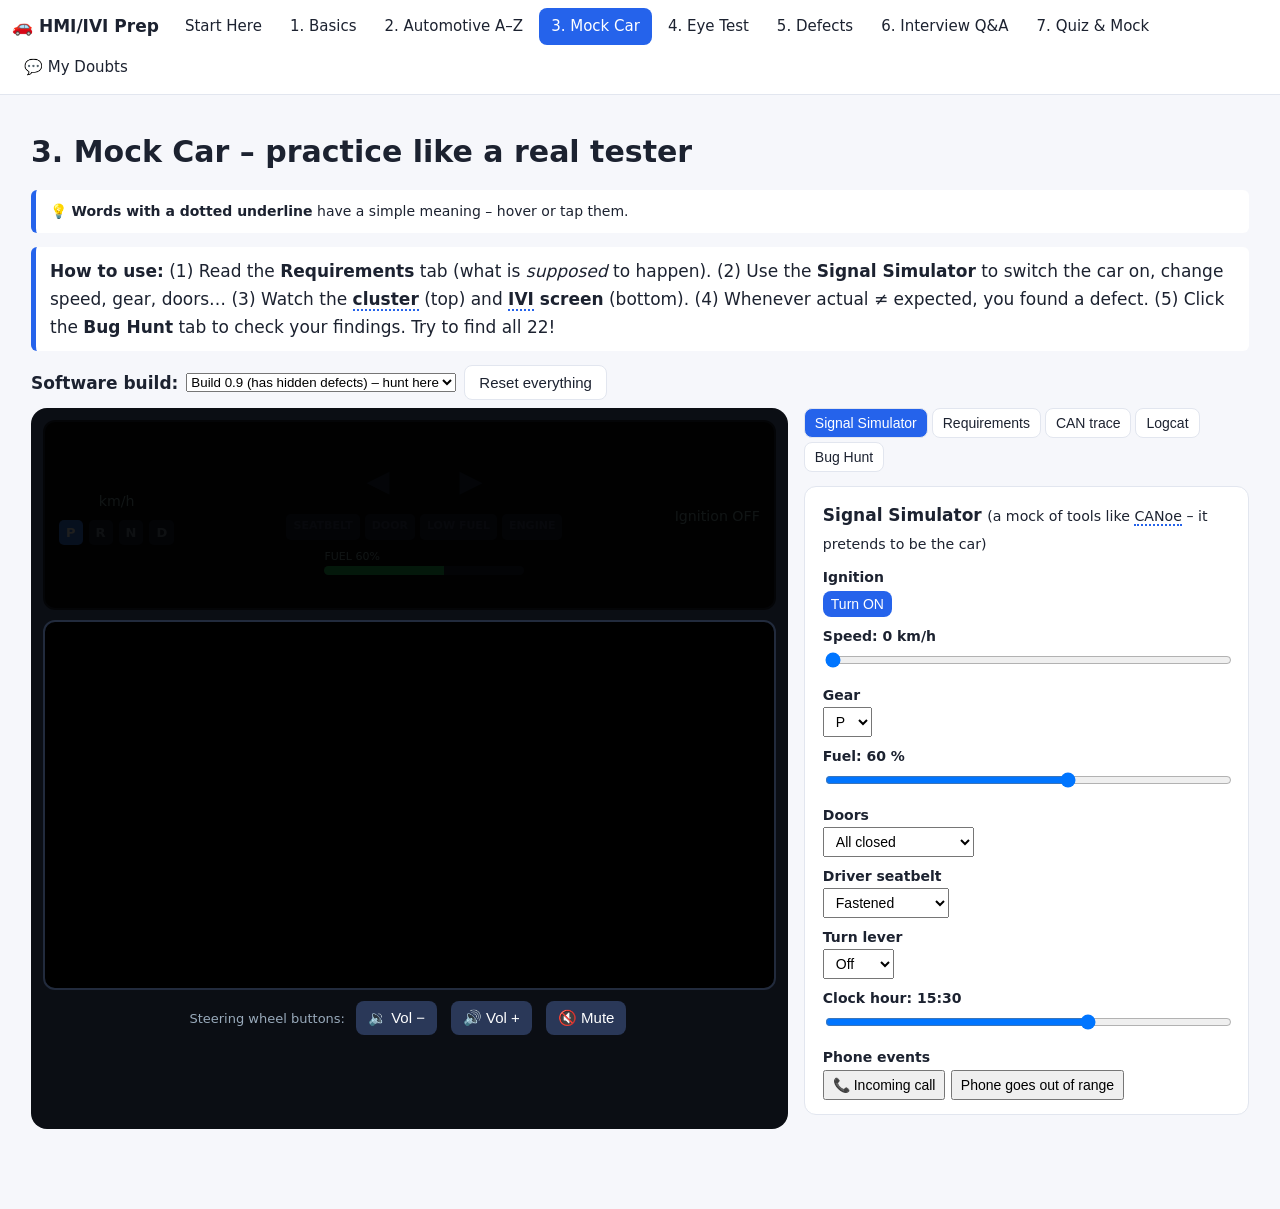
<file: simulator.html>
<!doctype html><html lang="en"><head><meta charset="utf-8"><meta name="viewport" content="width=device-width,initial-scale=1"><title>Mock Car Simulator</title><link rel="stylesheet" href="style.css">
<style>
main{max-width:1250px}
.layout{display:grid;grid-template-columns:minmax(0,1.7fr) minmax(300px,1fr);gap:16px}
@media(max-width:900px){.layout{grid-template-columns:1fr}}
.car{background:#0b0e14;border-radius:16px;padding:12px;color:#eaf0ff}
.cluster{background:#05070b;border:2px solid #222b3d;border-radius:12px;padding:10px 14px;position:relative;height:190px;display:flex;align-items:center;justify-content:space-between;gap:8px}
.cluster.off{filter:brightness(.12)}
.spd{text-align:center}.spd .n{font-size:56px;font-weight:700;line-height:1;font-family:Consolas,monospace}.spd small{color:#8aa}
.gear{font-size:13px;display:flex;gap:6px;justify-content:center;margin-top:6px}.gear b{padding:2px 7px;border-radius:5px;background:#1a2233;color:#789}.gear b.on{background:#3b82f6;color:#fff}
.mid{flex:1;display:flex;flex-direction:column;align-items:center;gap:8px}
.chips{display:flex;gap:5px;flex-wrap:wrap;justify-content:center;min-height:26px}
.chip{font-size:11px;padding:3px 7px;border-radius:5px;background:#1a2233;color:#3a4660;font-weight:700}
.chip.red{background:#dc2626;color:#fff}.chip.amb{background:#f59e0b;color:#000}
.arrows{display:flex;gap:70px;font-size:30px;color:#1f2a40}.arrows .on{color:#22c55e;animation:bl .7s steps(1) infinite}
@keyframes bl{50%{opacity:.1}}
.fuel{width:100%;max-width:200px;font-size:11px;color:#8aa}.bar{height:9px;background:#1a2233;border-radius:5px;overflow:hidden}.bar i{display:block;height:100%;background:#22c55e}
.ivi{margin-top:10px;background:#000;border:2px solid #222b3d;border-radius:12px;height:370px;position:relative;overflow:hidden;display:flex;flex-direction:column}
.ivi.off{background:#000}.ivi.off>*{display:none}
.stat{display:flex;justify-content:space-between;padding:5px 12px;font-size:13px;background:#0f1522;color:#bcd}
.scr{flex:1;padding:12px;overflow:auto;background:#101827;color:#eaf0ff}
.scr.day{background:#eef2fa;color:#111}
.scr.night{background:#0b1020;color:#eaf0ff}
.tiles{display:grid;grid-template-columns:repeat(3,1fr);gap:10px}
.tile{background:#1f2a44;color:#fff;border:0;border-radius:12px;padding:18px 6px;font-size:15px;cursor:pointer;overflow:hidden;white-space:nowrap;text-overflow:ellipsis;max-width:100%}
.scr.day .tile{background:#c9d6f2;color:#111}
.dock{display:flex;justify-content:space-around;background:#0f1522;padding:6px}
.dock button{background:none;border:0;color:#9bb;font-size:12px;cursor:pointer;padding:4px 8px;border-radius:6px}.dock button.on{background:#2563eb;color:#fff}
.k{background:#2a3858;color:#fff;border:0;border-radius:8px;padding:8px 12px;margin:3px;cursor:pointer;font-size:15px}
.k.go{background:#16a34a}.k.no{background:#dc2626}.k:disabled{opacity:.35;cursor:not-allowed}
.row{display:flex;gap:8px;align-items:center;flex-wrap:wrap;margin:8px 0}
.scr input[type=text]{padding:8px;border-radius:6px;border:1px solid #567;width:100%}
.overlay{position:absolute;inset:0;background:rgba(0,0,0,.92);display:flex;flex-direction:column;align-items:center;justify-content:center;color:#fff;z-index:5;text-align:center}
.cam{background:linear-gradient(#334 0 40%,#556 40% 100%);width:100%;height:100%;position:relative}
.cam:before{content:"";position:absolute;left:15%;right:15%;bottom:0;height:70%;border-left:4px solid #22c55e;border-right:4px solid #22c55e;transform:perspective(200px) rotateX(35deg);border-top:0}
.cam b{position:absolute;top:10px;left:10px;background:#dc2626;padding:2px 8px;border-radius:4px;font-size:12px}
.tabs{display:flex;gap:4px;flex-wrap:wrap}.tabs button{border:1px solid var(--line);background:var(--card);color:var(--ink);padding:6px 10px;border-radius:8px;cursor:pointer;font-size:14px}.tabs button.on{background:var(--brand);color:#fff}
.pane{display:none}.pane.on{display:block}
.sig label{display:block;font-size:14px;margin-top:8px;font-weight:600}.sig input[type=range]{width:100%}.sig select,.sig button{font-size:14px;padding:5px 8px}
.log{background:#05070b;color:#9fe3a1;font-family:Consolas,monospace;font-size:12px;height:190px;overflow:auto;padding:8px;border-radius:8px;white-space:pre-wrap}
.log.lc{color:#e5e7eb}
.bugrow{display:flex;gap:8px;align-items:flex-start;border-bottom:1px solid var(--line);padding:6px 0;font-size:14px}
.bugrow.found{background:rgba(22,163,74,.15)}.bugrow.miss{background:rgba(220,38,38,.12)}
.bugrow button{white-space:nowrap;font-size:12px;padding:3px 7px}
#score{font-size:22px;font-weight:700}
</style></head><body><main>
<h1>3. Mock Car – practice like a real tester</h1>
<div class="tip"><b>How to use:</b> (1) Read the <b>Requirements</b> tab (what is <i>supposed</i> to happen). (2) Use the <b>Signal Simulator</b> to switch the car on, change speed, gear, doors… (3) Watch the <b>cluster</b> (top) and <b>IVI screen</b> (bottom). (4) Whenever actual ≠ expected, you found a defect. (5) Click the <b>Bug Hunt</b> tab to check your findings. Try to find all 22!</div>
<div class="row"><b>Software build:</b>
<select id="build" onchange="setBuild()"><option value="bad">Build 0.9 (has hidden defects) – hunt here</option><option value="good">Build 1.0 (fixed, correct) – compare here</option></select>
<button class="btn alt" onclick="location.reload()">Reset everything</button></div>
<div class="layout">
<div class="car">
 <div class="cluster off" id="cluster">
  <div class="spd"><div class="n" id="spdn">0</div><small>km/h</small><div class="gear" id="gear"></div></div>
  <div class="mid"><div class="arrows"><span id="tl">◀</span><span id="tr">▶</span></div><div class="chips" id="chips"></div>
   <div class="fuel">FUEL <span id="fuelp"></span><div class="bar"><i id="fuelb"></i></div></div></div>
  <div style="text-align:right"><div id="clk" style="font-size:20px;font-family:Consolas,monospace"></div><small style="color:#8aa" id="odo">Ignition OFF</small></div>
 </div>
 <div class="ivi off" id="ivi">
  <div class="stat"><span id="stl"></span><span id="stc"></span><span id="str"></span></div>
  <div class="scr" id="scr"></div>
  <div class="dock" id="dock"></div>
  <div id="ovl"></div>
 </div>
 <div class="row" style="justify-content:center;margin-top:8px"><span style="color:#9ab;font-size:13px">Steering wheel buttons:</span>
  <button class="k" onclick="vol(-1)">🔉 Vol −</button><button class="k" onclick="vol(1)">🔊 Vol +</button><button class="k" onclick="toggleMute()">🔇 Mute</button></div>
</div>

<div>
 <div class="tabs" id="tabs"></div>
 <div class="card">
 <div class="pane on" id="p-sig"><div class="sig">
  <b>Signal Simulator</b> <small>(a mock of tools like CANoe – it pretends to be the car)</small>
  <label>Ignition</label><button class="btn" id="ignb" onclick="setIgn()">Turn ON</button>
  <label>Speed: <span id="v-spd">0</span> km/h</label><input type="range" id="s-spd" min="0" max="200" value="0" oninput="sig('speed',+this.value)">
  <label>Gear</label><select id="s-gear" onchange="sig('gear',this.value)"><option>P</option><option>R</option><option>N</option><option>D</option></select>
  <label>Fuel: <span id="v-fuel">60</span> %</label><input type="range" id="s-fuel" min="0" max="100" value="60" oninput="sig('fuel',+this.value)">
  <label>Doors</label><select id="s-door" onchange="sig('door',this.value==='open')"><option value="closed">All closed</option><option value="open">Driver door OPEN</option></select>
  <label>Driver seatbelt</label><select id="s-belt" onchange="sig('belt',this.value==='on')"><option value="on">Fastened</option><option value="off">NOT fastened</option></select>
  <label>Turn lever</label><select id="s-turn" onchange="sig('turn',this.value)"><option value="off">Off</option><option value="left">Left</option><option value="right">Right</option></select>
  <label>Clock hour: <span id="v-hr">15</span>:30</label><input type="range" id="s-hr" min="0" max="23" value="15" oninput="sig('hour',+this.value)">
  <label>Phone events</label><button onclick="incoming()">📞 Incoming call</button> <button onclick="sig('btlost')">Phone goes out of range</button>
 </div></div>
 <div class="pane" id="p-req"><b>Requirements (the "expected" behaviour)</b>
  <table style="font-size:13px"><tr><th>ID</th><th>Requirement</th></tr>
  <tr><td>R1</td><td>Cluster speed = signal speed exactly.</td></tr>
  <tr><td>R2</td><td>Gear display shows P, R, N, D exactly as the gear signal.</td></tr>
  <tr><td>R3</td><td>Seatbelt warning ON when belt is not fastened and speed &gt; 10. It turns OFF as soon as belt is fastened.</td></tr>
  <tr><td>R4</td><td>Low fuel warning when fuel &lt; 15 %.</td></tr>
  <tr><td>R5</td><td>Door-open warning shows whenever a door is open and ignition is ON, also while driving.</td></tr>
  <tr><td>R6</td><td>Left lever → left arrow blinks. Right lever → right arrow blinks.</td></tr>
  <tr><td>R7</td><td>Reverse gear → rear camera opens every time. Leaving reverse closes it.</td></tr>
  <tr><td>R8</td><td>Ignition OFF → both cluster and centre screen switch off.</td></tr>
  <tr><td>R9</td><td>At ignition ON all cluster lamps light for about 1.5 s (bulb check). This is normal.</td></tr>
  <tr><td>R10</td><td>Clock uses 12-hour format with AM/PM (e.g. 3:30 PM).</td></tr>
  <tr><td>R11</td><td>Volume range 0–30. Display shows the real volume. Mute silences; un-mute restores the earlier volume.</td></tr>
  <tr><td>R12</td><td>Media: next on the last track goes to track 1; previous on track 1 goes to the last. Time format m:ss (seconds 00–59).</td></tr>
  <tr><td>R13</td><td>Incoming call pauses the media.</td></tr>
  <tr><td>R14</td><td>Bluetooth OFF → status "Not connected", phone dial disabled.</td></tr>
  <tr><td>R15</td><td>Call button is disabled if the number is empty.</td></tr>
  <tr><td>R16</td><td>Navigation: empty destination → message "Please enter a destination". ETA = current time + trip time.</td></tr>
  <tr><td>R17</td><td>Navigation text entry is locked when speed &gt; 5 km/h ("Not available while driving").</td></tr>
  <tr><td>R18</td><td>Any app opens within 1 second.</td></tr>
  <tr><td>R19</td><td>Climate: 16–28 °C. Switching to °F converts the value (22 °C = 72 °F).</td></tr>
  <tr><td>R20</td><td>Night theme: text must be clearly readable.</td></tr>
  <tr><td>R21</td><td>German language: ALL labels translated and fully visible.</td></tr>
  </table></div>
 <div class="pane" id="p-can"><b>CAN trace</b> <small>(fake IDs, only for learning)</small>
  <div class="log" id="can" style="height:300px"></div>
  <small>Example: <code>0x3F0 [00 3C]</code> → ID 0x3F0 = speed, data 0x003C = 60 km/h. A DBC file is what tells you this.</small></div>
 <div class="pane" id="p-log"><b>Logcat-style log</b> (what a developer would read)
  <div class="log lc" id="lc" style="height:300px"></div></div>
 <div class="pane" id="p-bug"><b>Bug Hunt</b> – tick what you think are defects.<br>
  Score: <span id="score">0 / 22</span> &nbsp; <small id="wrong"></small>
  <div class="row"><button class="btn alt" onclick="revealAll()">Give up – show all answers</button></div>
  <div id="bugs"></div></div>
 </div>
</div>
</div>
</main>
<script src="nav.js"></script>
<script>
var S={ign:false,speed:0,gear:'P',fuel:60,door:false,belt:true,turn:'off',hour:15,vol:12,preMute:12,muted:false,bt:true,track:0,play:false,t:0,temp:22,unit:'C',fan:2,ac:true,night:false,lang:'en',app:'home',camN:0,beltLatch:false,call:false,digits:'',dest:'',navMsg:'',navRes:null,bulb:false,everOn:false,bad:true,cam:false,found:{},wrong:0};
var TRACKS=['Road Trip Song','Morning Drive','Night Highway'];
var T={en:{home:'Home',media:'Media',phone:'Phone',nav:'Navigation',climate:'Climate',set:'Settings'},de:{home:'Start',media:'Medien',phone:'Telefon',nav:'Navigation',climate:'Klima',set:'Einstellungen'}};
function tr(k){var s=T[S.lang][k];if(S.bad&&S.lang==='de'){if(k==='climate')return 'Climate';}return s}
function $(i){return document.getElementById(i)}
function hex(n,l){return n.toString(16).toUpperCase().padStart(l,'0')}
var ST=Date.now();
function now(){return ((Date.now()-ST)/1000).toFixed(1).padStart(6,' ')}
function can(id,name,bytes){var e=$('can');e.textContent+=now()+'  0x'+id+'  '+bytes+'   '+name+'\n';e.scrollTop=1e9}
function log(l,tag,msg){var e=$('lc');e.textContent+=now()+' '+l+'/'+tag+': '+msg+'\n';e.scrollTop=1e9}
function setBuild(){S.bad=$('build').value==='bad';render();cluster();log('I','Build','Switched to '+(S.bad?'0.9':'1.0'))}

/* ---------- BUGS ---------- */
var B=[
{id:1,a:'Cluster',t:'Cluster speed is higher than the real speed at high speed (e.g. 130 shows 138).',h:'Set speed above 120 and compare with the slider.',how:'R1. Speed > 120 → displayed +8.',sev:'Critical'},
{id:2,a:'Cluster',t:'Gear N is displayed as D.',h:'Try each gear in the list.',how:'R2. Choose N → "D" lights up.',sev:'Critical'},
{id:3,a:'Cluster',t:'Seatbelt warning stays ON after fastening the belt.',h:'Drive, unfasten, then fasten again.',how:'R3. Speed 30, belt NOT fastened, then Fastened → lamp stays (until ignition OFF/ON).',sev:'Major'},
{id:4,a:'Cluster',t:'Low fuel warning does not appear at 10 % fuel.',h:'Move the fuel slider slowly down.',how:'R4. Fuel 10 → no lamp; lamp only below 5.',sev:'Major'},
{id:5,a:'Cluster',t:'Left lever blinks the right arrow (and the opposite).',h:'Try both levers.',how:'R6. Left → right arrow blinks.',sev:'Critical'},
{id:6,a:'Cluster',t:'Door-open warning disappears when the car starts moving.',h:'Open the door, then raise the speed.',how:'R5. Door open + speed > 5 → icon vanishes.',sev:'Critical'},
{id:7,a:'Cluster/IVI',t:'Rear camera appears only the first time reverse is selected.',h:'Select R, leave, select R again.',how:'R7. 2nd time in R → no camera.',sev:'Critical'},
{id:8,a:'IVI',t:'Centre screen stays on after ignition OFF.',h:'Turn the ignition off.',how:'R8. Cluster off but IVI on.',sev:'Major'},
{id:9,a:'Cluster',t:'Clock shows "15:30 PM" (24-hour number with AM/PM).',h:'Look at the clock at the default hour.',how:'R10. Hour 15 → "15:30 PM" instead of "3:30 PM".',sev:'Minor'},
{id:10,a:'IVI',t:'Volume shows 31 at the maximum.',h:'Press Vol + many times.',how:'R11. At 30 the display shows 31.',sev:'Minor'},
{id:11,a:'IVI',t:'After un-mute the volume is 0 (the old volume is lost).',h:'Mute then un-mute.',how:'R11. Un-mute sets volume to 0.',sev:'Major'},
{id:12,a:'IVI',t:'"Next" on the last track shows "undefined".',h:'Press Next 3 times in Media.',how:'R12. Next at track 3 → index 4, "undefined".',sev:'Major'},
{id:13,a:'IVI',t:'Song time shows wrong seconds such as 0:75.',h:'Play a song and wait over one minute.',how:'R12. Seconds go past 59 (shows 0:60…0:99).',sev:'Minor'},
{id:14,a:'IVI',t:'Media keeps playing when an incoming call arrives.',h:'Play music, then use "Incoming call".',how:'R13. Music not paused.',sev:'Major'},
{id:15,a:'IVI',t:'Bluetooth OFF still shows "Connected".',h:'Phone app → toggle Bluetooth.',how:'R14. Status unchanged after OFF.',sev:'Major'},
{id:16,a:'IVI',t:'Call button works with an empty number ("Calling…").',h:'Press Call without typing.',how:'R15. Negative test.',sev:'Minor'},
{id:17,a:'IVI',t:'Navigation start with empty destination shows a "0 km" route.',h:'Press Start with an empty box.',how:'R16. No error message.',sev:'Major'},
{id:18,a:'IVI',t:'Navigation ETA is earlier than the current time.',h:'Enter any destination and compare ETA with clock.',how:'R16. ETA = now − 25 min.',sev:'Major'},
{id:19,a:'IVI',t:'Destination text box is still usable while driving.',h:'Set speed 60 then open Navigation.',how:'R17. Driver distraction rule not enforced.',sev:'Critical'},
{id:20,a:'IVI',t:'Navigation app opens after about 3 seconds with a blank screen and no loading indicator.',h:'Tap Navigation and count.',how:'R18. 3000 ms delay, no spinner.',sev:'Major'},
{id:21,a:'IVI',t:'Temperature can go below 16 °C, and the °F switch only changes the label (22 °F).',h:'Climate: press ➖ many times; switch unit.',how:'R19. Min is 14; unit just relabels.',sev:'Major'},
{id:22,a:'IVI',t:'In Night mode the Settings text is dark on dark and unreadable; in German "Climate" is not translated and "Einstellungen" is cut off.',h:'Settings → Night mode. Then Language → Deutsch and look at Home.',how:'R20/R21. Contrast + translation + truncation (three small issues; count it as one).',sev:'Minor'}
];
var D=[
{t:'Warning lamps all light for about 1.5 seconds when the ignition is turned ON.',why:'Expected! It is the "bulb check" (R9). Not a bug.'},
{t:'Speed shows 0 when gear is P and the speed slider is 0.',why:'Correct behaviour.'},
{t:'The rear camera shows guide lines.',why:'Normal feature; guide lines help parking.'},
{t:'Fuel bar changes colour at low level.',why:'Fine – a visual hint.'},
{t:'The CAN trace shows IDs in hexadecimal (0x3F0).',why:'Normal; CAN IDs are normally shown in hex.'}
];
var LIST=B.map(function(b){return {k:'b'+b.id,t:b.t,bug:b}}).concat(D.map(function(d,i){return {k:'d'+i,t:d.t,dec:d}}));
LIST.sort(function(a,b){return (a.t.length*7%13)-(b.t.length*7%13)});

function bugHunt(){var h='';LIST.forEach(function(x){var f=S.found[x.k];h+='<div class="bugrow '+(f==='ok'?'found':f==='no'?'miss':'')+'"><div style="flex:1">'+x.t+(x.bug&&f==='ok'?'<br><small><b>Where:</b> '+x.bug.a+' · <b>Suggested severity:</b> '+x.bug.sev+'<br><b>Steps:</b> '+x.bug.how+'</small>':'')+(x.dec&&f==='no'?'<br><small>'+x.dec.why+'</small>':'')+'</div>'+(f?'':'<button class="btn" onclick="pick(\''+x.k+'\')">It is a bug</button>'+(x.bug?'<button class="btn alt" onclick="alert(\'Hint: \'+B['+(x.bug.id-1)+'].h)">Hint</button>':''))+'</div>'});$('bugs').innerHTML=h;var n=Object.keys(S.found).filter(function(k){return S.found[k]==='ok'}).length;$('score').textContent=n+' / 22';$('wrong').textContent=S.wrong?('Wrong guesses: '+S.wrong):''}
function pick(k){var x=LIST.filter(function(y){return y.k===k})[0];if(x.bug){S.found[k]='ok'}else{S.found[k]='no';S.wrong++}bugHunt();}
function revealAll(){LIST.forEach(function(x){if(!S.found[x.k])S.found[x.k]=x.bug?'ok':'no'});bugHunt()}
function bug(){return S.bad}

/* ---------- SIGNALS ---------- */
function sig(n,v){
 if(!S.ign&&n!=='hour'&&n!=='btlost'){ $('v-spd').textContent=S.speed; }
 if(n==='speed'){S.speed=v;$('v-spd').textContent=v;can('3F0','VehicleSpeed','['+hex(v>>8,2)+' '+hex(v&255,2)+']');log('D','VehicleHal','speed='+v)}
 if(n==='gear'){var pg=S.gear;S.gear=v;can('2A0','GearPosition','['+'0'+{P:0,R:1,N:2,D:3}[v]+']');log('D','VehicleHal','gear='+v);
   if(v==='R'&&S.ign){if(!(bug()&&S.camN>=1)){S.cam=true;S.camN++;log('I','CameraSvc','rear camera start')}else{S.camN++;log('W','CameraSvc','camera request ignored (state=ALREADY_USED)')}}
   if(v!=='R'){S.cam=false}}
 if(n==='fuel'){S.fuel=v;$('v-fuel').textContent=v;can('4B0','FuelLevel','['+hex(v,2)+']')}
 if(n==='door'){S.door=v;can('350','DoorStatus','['+(v?'01':'00')+']');log('I','BodySvc','driverDoor='+(v?'OPEN':'CLOSED'))}
 if(n==='belt'){S.belt=v;can('360','SeatbeltStatus','['+(v?'01':'00')+']');if(v&&bug()===false)S.beltLatch=false}
 if(n==='turn'){S.turn=v;can('370','TurnLever','['+{off:'00',left:'01',right:'02'}[v]+']')}
 if(n==='hour'){S.hour=v;$('v-hr').textContent=v}
 if(n==='btlost'){S.bt=false;log('W','BluetoothAdapter','link lost');if(!bug()){}}
 cluster();overlay();if(S.app==='nav'||S.app==='home')statusbar();
}
function setIgn(){S.ign=!S.ign;if(S.ign)S.everOn=true;$('ignb').textContent=S.ign?'Turn OFF':'Turn ON';can('100','Ignition','['+(S.ign?'01':'00')+']');log('I','PowerMgr','ignition '+(S.ign?'ON':'OFF'));
 if(S.ign){S.bulb=true;setTimeout(function(){S.bulb=false;cluster()},1500);S.beltLatch=false;S.camN=0;if(S.gear==='R'){S.cam=true;S.camN=1}}else{S.play=false;S.cam=false;S.call=false}
 cluster();render()}
function cluster(){var c=$('cluster');c.classList.toggle('off',!S.ign);
 var shown=S.speed;if(bug()&&S.speed>120)shown=S.speed+8;
 $('spdn').textContent=S.ign?shown:'';
 var gs='P R N D'.split(' '),g=S.gear;if(bug()&&g==='N')g='D';
 $('gear').innerHTML=gs.map(function(x){return '<b class="'+(x===g?'on':'')+'">'+x+'</b>'}).join('');
 var chips='',bulb=S.bulb;
 var beltWarn=!S.belt&&S.speed>10;if(beltWarn)S.beltLatch=true;
 var bw=bug()?(S.beltLatch):beltWarn;
 var lowFuel=bug()?S.fuel<5:S.fuel<15;
 var doorW=S.door&&(bug()?S.speed<=5:true);
 chips+='<span class="chip '+((bw||bulb)?'red':'')+'">SEATBELT</span>';
 chips+='<span class="chip '+((doorW||bulb)?'red':'')+'">DOOR</span>';
 chips+='<span class="chip '+((lowFuel||bulb)?'amb':'')+'">LOW FUEL</span>';
 chips+='<span class="chip '+(bulb?'amb':'')+'">ENGINE</span>';
 $('chips').innerHTML=chips;
 var L=S.turn==='left',R=S.turn==='right';if(bug()){var t=L;L=R;R=t}
 $('tl').className=S.ign&&L?'on':'';$('tr').className=S.ign&&R?'on':'';
 $('fuelp').textContent=S.fuel+'%';$('fuelb').style.width=S.fuel+'%';$('fuelb').style.background=S.fuel<15?'#f59e0b':'#22c55e';
 $('odo').textContent=S.ign?'Odo 12,408 km':'Ignition OFF';
 $('clk').textContent=S.ign?clock():'';
 statusbar();
}
function clock(){var h=S.hour,m='30';if(bug())return h+':'+m+(h>=12?' PM':' AM');var hh=h%12||12;return hh+':'+m+(h>=12?' PM':' AM')}
function statusbar(){$('stl').textContent=(S.bt?'ᛒ ':'')+(S.bt?'Rahul\'s Phone':'');$('stc').textContent=clock();$('str').textContent=(S.muted?'🔇 ':'🔊 ')+volText()+(S.call?' · 📞':'')}
function volText(){return (bug()&&S.vol===30)?31:S.vol}

/* ---------- IVI ---------- */
function dockHtml(){var a=['home','media','phone','nav','climate','set'];$('dock').innerHTML=a.map(function(k){return '<button class="'+(S.app===k?'on':'')+'" onclick="open_(\''+k+'\')">'+(k==='home'?'🏠':'')+' '+tr(k).slice(0,9)+'</button>'}).join('')}
function open_(k){
 if(!S.ign)return;
 log('I','ActivityTaskManager','start '+k);
 if(k==='nav'&&bug()){S.app='nav';dockHtml();$('scr').innerHTML='';var my=k;setTimeout(function(){if(S.app===my)render()},3000);return}
 S.app=k;render()}
function themeClass(){return S.night?'night':'day'}
function render(){
 var ivi=$('ivi'),scr=$('scr');
 var off=!S.ign&&!(bug()&&false);
 if(!S.ign&&bug()&&S.everOn){ivi.classList.remove('off');}else ivi.classList.toggle('off',!S.ign);
 if(!S.ign&&bug()&&S.everOn){statusbar();dockHtml();overlay();return}
 scr.className='scr '+themeClass();dockHtml();statusbar();overlay();
 var h='',k=S.app;
 if(k==='home'){h='<h3>'+tr('home')+'</h3><div class="tiles">'+['media','phone','nav','climate','set'].map(function(x){return '<button class="tile" onclick="open_(\''+x+'\')">'+tr(x)+'</button>'}).join('')+'</div><p style="margin-top:14px;font-size:13px">Tip: use the Signal Simulator on the right.</p>'}
 if(k==='media'){h='<h3>🎵 '+tr('media')+'</h3><div id="trk" style="font-size:20px"></div><div id="tm" style="margin:8px 0;font-family:Consolas"></div><div class="row"><button class="k" onclick="prev()">⏮</button><button class="k" id="pp" onclick="pp()"></button><button class="k" onclick="next()">⏭</button></div><div class="row">Volume: <span id="vv"></span></div>';}
 if(k==='phone'){h='<h3>📞 '+tr('phone')+'</h3><div class="row"><label><input type="checkbox" '+(S.bt?'checked':'')+' onchange="btTog(this.checked)"> Bluetooth</label><span id="bts"></span></div><input type="text" id="dg" readonly value="'+S.digits+'" placeholder="Number"><div>'+'1234567890'.split('').map(function(d){return '<button class="k" onclick="dig(\''+d+'\')">'+d+'</button>'}).join('')+'<button class="k" onclick="dig(\'⌫\')">⌫</button></div><button class="k go" id="callb" onclick="doCall()">Call</button> <span id="cs"></span>'}
 if(k==='nav'){var lock=S.speed>5&&!bug();h='<h3>🧭 '+tr('nav')+'</h3>'+(lock?'<div style="color:#f59e0b">Not available while driving</div>':'')+'<input type="text" id="dst" placeholder="Destination" '+(lock?'disabled':'')+' value="'+S.dest+'" oninput="S.dest=this.value"><div class="row"><button class="k go" onclick="navGo()" '+(lock?'disabled':'')+'>Start</button></div><div id="nres">'+(S.navMsg||'')+'</div>'}
 if(k==='climate'){h='<h3>❄ '+tr('climate')+'</h3><div class="row"><button class="k" onclick="tmp(-1)">➖</button><span style="font-size:32px" id="tp"></span><button class="k" onclick="tmp(1)">➕</button></div><div class="row"><button class="k" onclick="unit()">Switch °C / °F</button><button class="k" onclick="S.ac=!S.ac;render()">AC: '+(S.ac?'ON':'OFF')+'</button></div><div class="row">Fan: <button class="k" onclick="S.fan=Math.max(0,S.fan-1);render()">−</button> '+S.fan+' <button class="k" onclick="S.fan=Math.min(5,S.fan+1);render()">+</button></div>'}
 if(k==='set'){var lbl=(S.bad&&S.night)?'style="color:#222"':'';h='<h3>⚙ '+tr('set')+'</h3><div class="row" '+lbl+'><label '+lbl+'><input type="checkbox" '+(S.night?'checked':'')+' onchange="S.night=this.checked;render()"> Night mode</label></div><div class="row" '+lbl+'>Language: <button class="k" onclick="S.lang=\'en\';render()">English</button><button class="k" onclick="S.lang=\'de\';render()">Deutsch</button></div><p '+lbl+'>Software version: '+(S.bad?'0.9':'1.0')+'</p>'}
 scr.innerHTML=h;
 if(k==='media')mediaUpd();if(k==='phone')phoneUpd();if(k==='climate')tpUpd();
}
function mediaUpd(){if(S.app!=='media')return;var n=TRACKS.length;var nm=TRACKS[S.track];if(S.track>=n||S.track<0)nm='Unknown Track — undefined';$('trk').textContent=(S.track+1)+'. '+nm;
 var t=S.t,s,m;if(bug()){m=Math.floor(t/100);s=t%100}else{m=Math.floor(t/60);s=t%60}$('tm').textContent=m+':'+String(s).padStart(2,'0')+' / 3:20';
 $('pp').textContent=S.play?'⏸':'▶';$('vv').textContent=(S.muted?'MUTED ':'')+volText()+' / 30'}
setInterval(function(){if(S.play&&S.ign){S.t++;if(S.app==='media')mediaUpd()}},1000);
function pp(){S.play=!S.play;log('I','MediaSession',S.play?'play':'pause');mediaUpd()}
function next(){var n=TRACKS.length;S.track++;if(S.track>=n&&!bug())S.track=0;S.t=0;log('I','MediaSession','track='+S.track);mediaUpd()}
function prev(){var n=TRACKS.length;S.track--;if(S.track<0)S.track=n-1;S.t=0;mediaUpd()}
function vol(d){if(!S.ign)return;S.vol=Math.max(0,Math.min(30,S.vol+d));S.muted=false;statusbar();if(S.app==='media')mediaUpd()}
function toggleMute(){if(!S.ign)return;if(!S.muted){S.preMute=S.vol;S.muted=true}else{S.muted=false;if(bug())S.vol=0;else S.vol=S.preMute}statusbar();if(S.app==='media')mediaUpd()}
function btTog(on){S.bt=on;if(on)log('I','BluetoothAdapter','connected');else log('I','BluetoothAdapter','disabled');phoneUpd();statusbar()}
function phoneUpd(){if(S.app!=='phone')return;var shown=S.bt||(bug());$('bts').textContent=shown?'Connected to Rahul\'s Phone':'Not connected';
 var cb=$('callb');cb.disabled=bug()?false:(!S.bt||S.digits==='');if(!bug()&&!S.bt)cb.disabled=true;if(bug()&&false)cb.disabled=false}
function dig(d){if(d==='⌫')S.digits=S.digits.slice(0,-1);else if(S.digits.length<12)S.digits+=d;$('dg').value=S.digits;phoneUpd()}
function doCall(){$('cs').textContent='Calling '+(S.digits||'…')+' …';log('I','Telecom','outgoing call '+(S.digits||'(empty)'))}
function incoming(){if(!S.ign)return;S.call=true;log('I','Telecom','incoming call from Rahul');if(!bug()&&S.play){S.play=false;log('I','MediaSession','paused for call')}overlay();statusbar()}
function endCall(){S.call=false;overlay();statusbar()}
function navGo(){var d=(S.dest||'').trim();if(!d){S.navMsg=bug()?'Route: 0 km · ETA --':'<span style="color:#f87171">Please enter a destination</span>'}else{var mins=25;var tot=S.hour*60+30+(bug()?-mins:mins);tot=((tot%1440)+1440)%1440;var H=Math.floor(tot/60),M=tot%60;var hh=bug()?H:(H%12||12);S.navMsg='Route to '+d.replace(/[<>]/g,'')+': 12.4 km · 25 min · ETA '+hh+':'+String(M).padStart(2,'0')+(H>=12?' PM':' AM')}
 render()}
function tmp(d){var lo=bug()?14:16;if(S.unit==='F'&&!bug()){}var c=S.temp+d;if(c<lo||c>28)return;S.temp=c;tpUpd()}
function tpUpd(){var el=$('tp');if(!el)return;if(S.unit==='C')el.textContent=S.temp+' °C';else el.textContent=(bug()?S.temp:Math.round(S.temp*9/5+32))+' °F'}
function unit(){S.unit=S.unit==='C'?'F':'C';tpUpd()}
function overlay(){var o=$('ovl'),h='';if(S.ign){if(S.call)h='<div class="overlay"><h2>📞 Incoming call</h2><p>Rahul</p><div><button class="k go" onclick="endCall()">Accept</button><button class="k no" onclick="endCall()">Reject</button></div></div>';else if(S.cam)h='<div class="overlay" style="padding:0"><div class="cam"><b>REAR CAMERA</b></div></div>'}
 o.innerHTML=h}
$('tabs').innerHTML=[['sig','Signal Simulator'],['req','Requirements'],['can','CAN trace'],['log','Logcat'],['bug','Bug Hunt']].map(function(x,i){return '<button class="'+(i?'':'on')+'" data-p="'+x[0]+'">'+x[1]+'</button>'}).join('');
$('tabs').onclick=function(e){var p=e.target.dataset.p;if(!p)return;[].forEach.call(document.querySelectorAll('.tabs button'),function(b){b.classList.toggle('on',b===e.target)});[].forEach.call(document.querySelectorAll('.pane'),function(x){x.classList.toggle('on',x.id==='p-'+p)});if(p==='bug')bugHunt()};
render();cluster();log('I','Boot','HMI mock started. Ignition is OFF.');
</script></body></html>
</file>
<file: style.css>
:root{--bg:#f6f7fb;--card:#fff;--ink:#1c2230;--muted:#5b6478;--brand:#2563eb;--ok:#16a34a;--bad:#dc2626;--warn:#d97706;--line:#e2e6ef}
@media(prefers-color-scheme:dark){:root{--bg:#0f1420;--card:#171e2e;--ink:#e8ecf5;--muted:#9aa5bd;--line:#26304a;--brand:#60a5fa}}
*{box-sizing:border-box}body{margin:0;font:17px/1.65 system-ui,Segoe UI,Roboto,sans-serif;background:var(--bg);color:var(--ink)}
nav{position:sticky;top:0;z-index:50;background:var(--card);border-bottom:1px solid var(--line);display:flex;gap:4px;flex-wrap:wrap;padding:8px 12px;align-items:center}
nav b{margin-right:10px}nav a{padding:6px 12px;border-radius:8px;color:var(--ink);text-decoration:none;font-size:15px}
nav a:hover,nav a.on{background:var(--brand);color:#fff}
main{max-width:1000px;margin:0 auto;padding:18px 16px 80px}
h1{font-size:30px;line-height:1.25}h2{margin-top:36px;border-bottom:2px solid var(--line);padding-bottom:6px}h3{margin-top:22px}
.card{background:var(--card);border:1px solid var(--line);border-radius:12px;padding:14px 18px;margin:14px 0}
.grid{display:grid;grid-template-columns:repeat(auto-fit,minmax(260px,1fr));gap:14px}
.tip{border-left:5px solid var(--brand);background:var(--card);padding:10px 14px;border-radius:6px;margin:14px 0}
.warn{border-left-color:var(--warn)}.good{border-left-color:var(--ok)}.bad{border-left-color:var(--bad)}
table{border-collapse:collapse;width:100%;font-size:15px;background:var(--card)}th,td{border:1px solid var(--line);padding:7px 10px;text-align:left;vertical-align:top}th{background:var(--bg)}
code,pre{background:var(--bg);border:1px solid var(--line);border-radius:6px;font-family:Consolas,monospace;font-size:14px}code{padding:1px 5px}pre{padding:10px;overflow:auto}
details{background:var(--card);border:1px solid var(--line);border-radius:10px;margin:8px 0;padding:8px 14px}summary{cursor:pointer;font-weight:600}
.btn{background:var(--brand);color:#fff;border:0;border-radius:8px;padding:8px 14px;font-size:15px;cursor:pointer;text-decoration:none;display:inline-block}
.btn.alt{background:var(--card);color:var(--ink);border:1px solid var(--line)}
.tag{display:inline-block;font-size:12px;padding:1px 8px;border-radius:99px;background:var(--brand);color:#fff;margin-right:4px}
.tag.s1{background:var(--bad)}.tag.s2{background:var(--warn)}.tag.s3{background:#64748b}
input[type=search]{width:100%;padding:10px;border-radius:8px;border:1px solid var(--line);background:var(--card);color:var(--ink);font-size:16px}
h2[id],h2{scroll-margin-top:80px}
</file>
